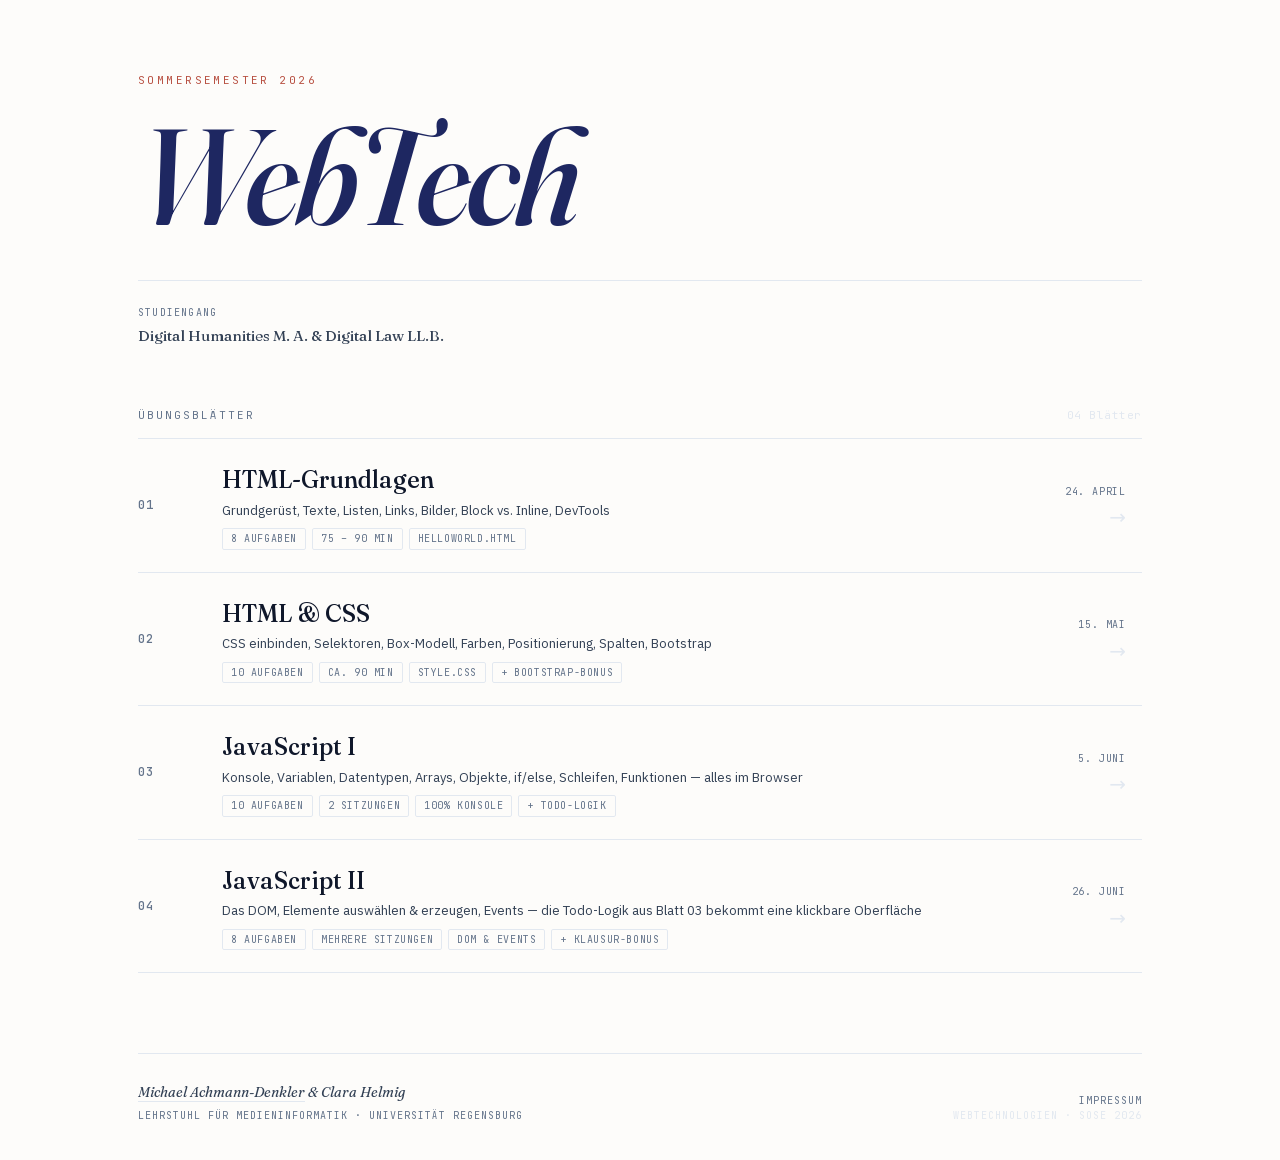
<file: index.html>
<!DOCTYPE html>
<html lang="de">
<head>
  <meta charset="UTF-8">
  <meta name="viewport" content="width=device-width, initial-scale=1.0">
  <title>Webtechnologien SoSe 2026 — Universität Regensburg</title>
  <link rel="stylesheet" href="assets/css/fonts.css">
  <link rel="stylesheet" href="assets/css/main.css">
  <style>
    /* ── Landing-page overrides & extensions ── */

    body {
      /* Remove the blatt-page radial gradients in favour of a cleaner base */
      background-image: none;
    }

    /* ── Hero ── */
    .hero {
      padding: 72px 0 60px;
      position: relative;
      overflow: hidden;
    }
    .hero > * { position: relative; z-index: 1; }

    .hero-eyebrow {
      font-family: var(--font-mono);
      font-size: 11px;
      letter-spacing: 0.22em;
      text-transform: uppercase;
      color: var(--accent);
      margin-bottom: 24px;
      opacity: 0;
      animation: fadeUp 0.55s ease forwards 0.05s;
    }

    .hero-title {
      font-family: var(--font-display);
      font-variation-settings: "opsz" 144, "wght" 500;
      font-style: italic;
      font-size: clamp(60px, 11.5vw, 136px);
      line-height: 0.93;
      color: var(--navy-ink);
      letter-spacing: -0.035em;
      margin: 0 0 40px;
      opacity: 0;
      animation: fadeUp 0.65s ease forwards 0.15s;
    }

    .hero-title em {
      font-style: normal;
      color: var(--accent);
      font-variation-settings: "opsz" 144, "wght" 300;
    }

    .hero-divider {
      width: 100%;
      height: 1px;
      background: var(--rule);
      margin-bottom: 24px;
      opacity: 0;
      animation: fadeUp 0.5s ease forwards 0.3s;
    }

    .hero-meta-row {
      display: flex;
      align-items: baseline;
      gap: 32px;
      flex-wrap: wrap;
      opacity: 0;
      animation: fadeUp 0.55s ease forwards 0.4s;
    }

    .hero-meta-item {
      display: flex;
      flex-direction: column;
      gap: 4px;
    }
    .hero-meta-key {
      font-family: var(--font-mono);
      font-size: 10px;
      letter-spacing: 0.12em;
      text-transform: uppercase;
      color: var(--muted);
    }
    .hero-meta-val {
      font-family: var(--font-display);
      font-variation-settings: "opsz" 14, "wght" 400;
      font-size: 15px;
      color: var(--ink-soft);
    }

    /* ── Floating code-fragment background ── */
    .bg-canvas {
      position: absolute;
      inset: 0;
      pointer-events: none;
      z-index: 0;
      overflow: hidden;
    }
    .frag {
      position: absolute;
      bottom: -20px;
      font-family: var(--font-mono);
      font-size: 11px;
      color: var(--navy);
      white-space: nowrap;
      animation: drift var(--dur, 18s) linear infinite;
      animation-delay: var(--delay, 0s);
      opacity: 0;
    }
    @keyframes drift {
      0%   { transform: translateY(0);    opacity: 0;    }
      8%   { opacity: 0.055; }
      85%  { opacity: 0.055; }
      100% { transform: translateY(-480px); opacity: 0; }
    }

    /* ── Section label ── */
    .section-header {
      display: flex;
      align-items: center;
      justify-content: space-between;
      padding-bottom: 14px;
      border-bottom: 1px solid var(--rule);
      margin-bottom: 0;
    }
    .section-label {
      font-family: var(--font-mono);
      font-size: 11px;
      letter-spacing: 0.18em;
      text-transform: uppercase;
      color: var(--muted);
    }
    .section-count {
      font-family: var(--font-mono);
      font-size: 11px;
      color: var(--rule);
      letter-spacing: 0.05em;
    }

    /* ── Sheet rows ── */
    .sheets {
      margin-bottom: 80px;
      opacity: 0;
      animation: fadeUp 0.65s ease forwards 0.55s;
    }

    .sheet-row {
      display: grid;
      grid-template-columns: 52px 1fr auto;
      align-items: center;
      gap: 0 32px;
      padding: 22px 16px 22px 0;
      border-bottom: 1px solid var(--rule);
      text-decoration: none;
      color: var(--ink);
      position: relative;
      overflow: hidden;
      cursor: pointer;
    }
    .sheet-row::after {
      content: '';
      position: absolute;
      inset: 0;
      background: var(--navy-ink);
      transform: scaleX(0);
      transform-origin: left;
      transition: transform 0.38s cubic-bezier(0.76, 0, 0.24, 1);
      z-index: 0;
    }
    .sheet-row:hover::after { transform: scaleX(1); }

    .row-num,
    .row-body,
    .row-end {
      position: relative;
      z-index: 1;
    }

    .row-num {
      font-family: var(--font-mono);
      font-size: 12px;
      font-weight: 500;
      color: var(--muted);
      transition: color 0.22s;
      letter-spacing: 0.05em;
    }
    .sheet-row:hover .row-num { color: var(--accent); }

    .row-title {
      font-family: var(--font-display);
      font-variation-settings: "opsz" 48, "wght" 500;
      font-size: clamp(18px, 2.2vw, 24px);
      color: var(--ink);
      transition: color 0.22s;
      margin-bottom: 3px;
    }
    .sheet-row:hover .row-title { color: white; }

    .row-desc {
      font-size: 13px;
      color: var(--ink-soft);
      transition: color 0.22s;
      line-height: 1.45;
    }
    .sheet-row:hover .row-desc { color: rgba(255,255,255,0.55); }

    .row-tags {
      display: flex;
      flex-wrap: wrap;
      gap: 6px;
      margin-top: 8px;
    }
    .row-tag {
      font-family: var(--font-mono);
      font-size: 10px;
      letter-spacing: 0.06em;
      text-transform: uppercase;
      padding: 2px 8px;
      border: 1px solid var(--rule);
      border-radius: 2px;
      color: var(--muted);
      transition: border-color 0.22s, color 0.22s;
    }
    .sheet-row:hover .row-tag {
      border-color: rgba(255,255,255,0.2);
      color: rgba(255,255,255,0.5);
    }

    .row-end {
      display: flex;
      flex-direction: column;
      align-items: flex-end;
      gap: 8px;
    }
    .row-arrow {
      font-size: 20px;
      color: var(--rule);
      transition: color 0.22s, transform 0.22s;
      line-height: 1;
    }
    .sheet-row:hover .row-arrow {
      color: white;
      transform: translate(4px, -2px);
    }
    .row-session {
      font-family: var(--font-mono);
      font-size: 10px;
      color: var(--muted);
      text-transform: uppercase;
      letter-spacing: 0.08em;
      transition: color 0.22s;
    }
    .sheet-row:hover .row-session { color: rgba(255,255,255,0.4); }

    /* Upcoming row */
    .sheet-row.upcoming {
      pointer-events: none;
      opacity: 0.38;
    }
    .sheet-row.upcoming::after { display: none; }
    .sheet-row.upcoming .row-arrow { color: var(--rule); }

    /* ── Site footer ── */
    .site-footer {
      padding: 28px 0 36px;
      border-top: 1px solid var(--rule);
      display: flex;
      justify-content: space-between;
      align-items: flex-end;
      gap: 20px;
      flex-wrap: wrap;
    }
    .footer-left {
      display: flex;
      flex-direction: column;
      gap: 4px;
    }
    .footer-instructors {
      font-family: var(--font-display);
      font-variation-settings: "opsz" 14, "wght" 400;
      font-size: 14px;
      font-style: italic;
      color: var(--ink-soft);
    }
    .footer-inst {
      font-family: var(--font-mono);
      font-size: 10px;
      color: var(--muted);
      text-transform: uppercase;
      letter-spacing: 0.1em;
    }
    .footer-right {
      font-family: var(--font-mono);
      font-size: 10px;
      color: var(--rule);
      text-transform: uppercase;
      letter-spacing: 0.1em;
      text-align: right;
    }

    /* ── Overrides for stage / header on this page ── */
    main.stage {
      align-items: flex-start;
      padding: 0;
    }
    .landing-content {
      width: 100%;
    }

    /* ── Animations ── */
    @keyframes fadeUp {
      from { opacity: 0; transform: translateY(14px); }
      to   { opacity: 1; transform: translateY(0);   }
    }

    /* ── Responsive ── */
    @media (max-width: 640px) {
      .hero { padding: 48px 0 40px; }
      .sheet-row { grid-template-columns: 40px 1fr auto; gap: 0 16px; }
      .hero-meta-row { gap: 20px; }
      .row-end { display: none; }
    }
  </style>
</head>
<body>

<div class="app">



  <!-- STAGE -->
  <main class="stage">
    <div class="landing-content">

      <!-- HERO -->
      <section class="hero">

        <div class="hero-eyebrow">Sommersemester 2026</div>

        <h1 class="hero-title">WebTech</h1>

        <div class="hero-divider"></div>

        <div class="hero-meta-row">
          <div class="hero-meta-item">
            <span class="hero-meta-key">Studiengang</span>
            <span class="hero-meta-val">Digital Humanities M. A. &amp; Digital Law LL.B.</span>
          </div>
        </div>

      </section>

      <!-- BLÄTTER LIST -->
      <div class="section-header">
        <span class="section-label">Übungsblätter</span>
        <span class="section-count">04 Blätter</span>
      </div>

      <div class="sheets">

        <a href="blatt1/" class="sheet-row">
          <span class="row-num">01</span>
          <div class="row-body">
            <div class="row-title">HTML-Grundlagen</div>
            <div class="row-desc">Grundgerüst, Texte, Listen, Links, Bilder, Block vs. Inline, DevTools</div>
            <div class="row-tags">
              <span class="row-tag">8 Aufgaben</span>
              <span class="row-tag">75 – 90 min</span>
              <span class="row-tag">HelloWorld.html</span>
            </div>
          </div>
          <div class="row-end">
            <span class="row-session">24. April</span>
            <span class="row-arrow">→</span>
          </div>
        </a>

        <a href="blatt2/" class="sheet-row">
          <span class="row-num">02</span>
          <div class="row-body">
            <div class="row-title">HTML &amp; CSS</div>
            <div class="row-desc">CSS einbinden, Selektoren, Box-Modell, Farben, Positionierung, Spalten, Bootstrap</div>
            <div class="row-tags">
              <span class="row-tag">10 Aufgaben</span>
              <span class="row-tag">ca. 90 min</span>
              <span class="row-tag">style.css</span>
              <span class="row-tag">+ Bootstrap-Bonus</span>
            </div>
          </div>
          <div class="row-end">
            <span class="row-session">15. Mai</span>
            <span class="row-arrow">→</span>
          </div>
        </a>

        <a href="blatt3/" class="sheet-row">
          <span class="row-num">03</span>
          <div class="row-body">
            <div class="row-title">JavaScript I</div>
            <div class="row-desc">Konsole, Variablen, Datentypen, Arrays, Objekte, if/else, Schleifen, Funktionen — alles im Browser</div>
            <div class="row-tags">
              <span class="row-tag">10 Aufgaben</span>
              <span class="row-tag">2 Sitzungen</span>
              <span class="row-tag">100% Konsole</span>
              <span class="row-tag">+ Todo-Logik</span>
            </div>
          </div>
          <div class="row-end">
            <span class="row-session">5. Juni</span>
            <span class="row-arrow">→</span>
          </div>
        </a>

        <a href="blatt4/" class="sheet-row">
          <span class="row-num">04</span>
          <div class="row-body">
            <div class="row-title">JavaScript II</div>
            <div class="row-desc">Das DOM, Elemente auswählen &amp; erzeugen, Events — die Todo-Logik aus Blatt 03 bekommt eine klickbare Oberfläche</div>
            <div class="row-tags">
              <span class="row-tag">8 Aufgaben</span>
              <span class="row-tag">mehrere Sitzungen</span>
              <span class="row-tag">DOM &amp; Events</span>
              <span class="row-tag">+ Klausur-Bonus</span>
            </div>
          </div>
          <div class="row-end">
            <span class="row-session">26. Juni</span>
            <span class="row-arrow">→</span>
          </div>
        </a>

      </div>

    </div>
  </main>

  <!-- FOOTER -->
  <footer class="site-footer">
    <div class="footer-left">
      <div class="footer-instructors">
        <a href="https://achmann.me" target="_blank" rel="noopener" style="color: inherit; text-decoration: none; border-bottom: 1px solid var(--rule);">Michael Achmann-Denkler</a>
        &amp; Clara Helmig
      </div>
      <div class="footer-inst">Lehrstuhl für Medieninformatik · Universität Regensburg</div>
    </div>
    <div class="footer-right">
      <a href="impressum.html" style="color: var(--muted); text-decoration: none; font-family: var(--font-mono); font-size: 10px; text-transform: uppercase; letter-spacing: 0.1em;">Impressum</a><br>
      <span style="color: var(--rule);">Webtechnologien · SoSe 2026</span>
    </div>
  </footer>

</div>

<script>
(function () {
  'use strict';

  // Floating code fragments in the hero background
  const FRAGMENTS = [
    '&lt;html&gt;', '&lt;body&gt;', '&lt;div&gt;', '&lt;section&gt;', '&lt;header&gt;',
    '&lt;/div&gt;', '&lt;a href=""&gt;', '&lt;img src=""&gt;', '&lt;p&gt;', '&lt;h1&gt;',
    'display: flex;', 'color: #1E3A8A;', 'font-size: 2rem;', 'margin: 0 auto;',
    'border-radius: 4px;', 'grid-template-columns:', 'position: relative;',
    'transition: all 0.2s;', 'background: white;', 'padding: 16px 24px;',
    'const el =', 'document.querySelector(', 'addEventListener(', 'classList.toggle(',
    'fetch(url)', '.then(res =&gt;', 'async function', 'return data;',
    ':root {', '@media (max-width:', 'transform: translateY(', 'opacity: 0;',
    'box-shadow:', 'letter-spacing:', 'font-family:', 'var(--navy)',
  ];

  const canvas = document.getElementById('bg-canvas');
  if (!canvas) return;

  const heroHeight = canvas.parentElement.offsetHeight || 400;

  FRAGMENTS.forEach((text, i) => {
    const span = document.createElement('span');
    span.className = 'frag';
    span.innerHTML = text;
    const left = 4 + Math.random() * 88;
    const dur  = 14 + Math.random() * 16;
    const delay = -Math.random() * dur; // start at random phase
    span.style.setProperty('--dur',   dur  + 's');
    span.style.setProperty('--delay', delay + 's');
    span.style.left = left + '%';
    canvas.appendChild(span);
  });
})();
</script>

</body>
</html>
</file>
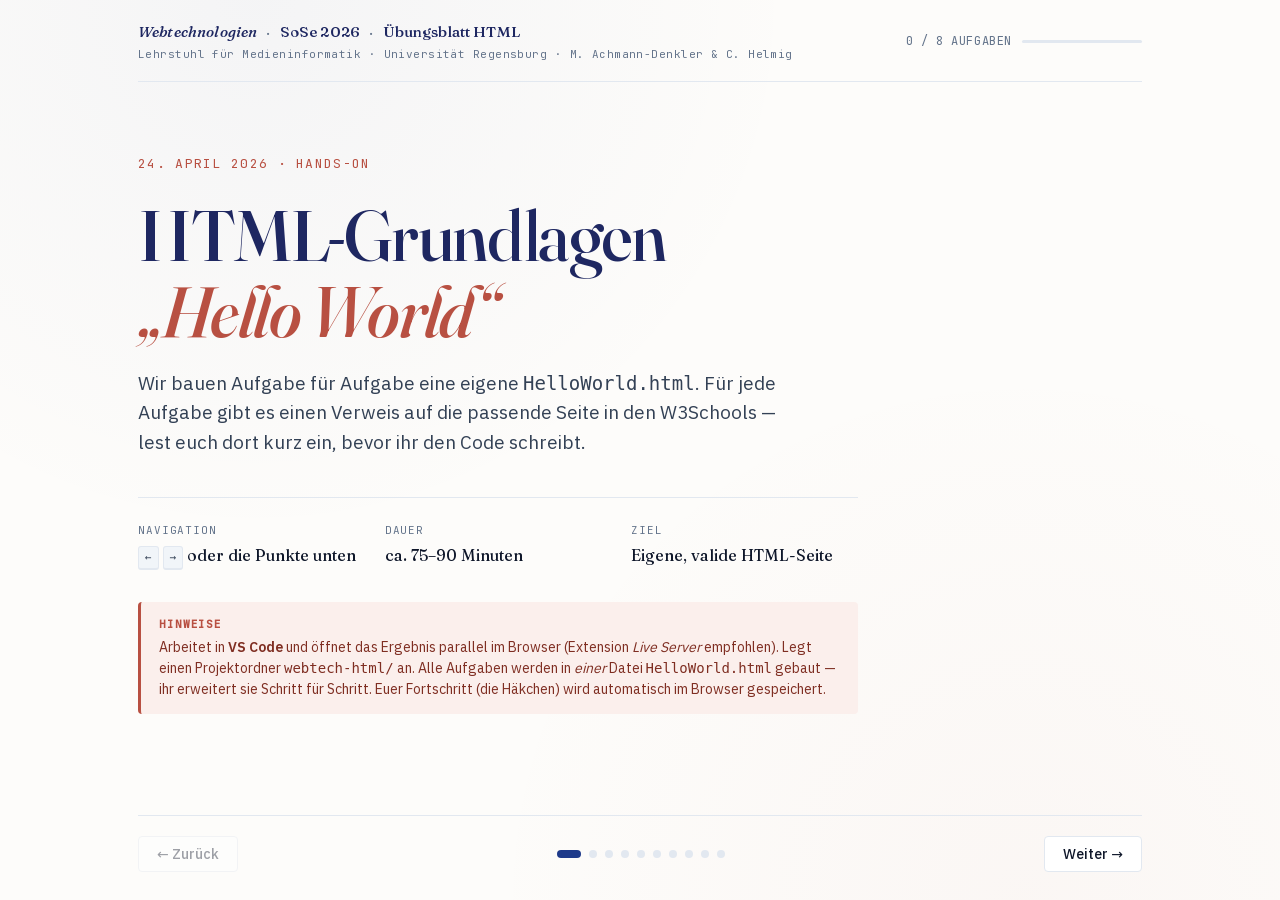
<file: blatt1/index.html>
<!DOCTYPE html>
<html lang="de">
<head>
  <meta charset="UTF-8">
  <meta name="viewport" content="width=device-width, initial-scale=1.0">
  <title>Webtechnologien — Übungsblatt HTML</title>
  <link rel="stylesheet" href="../assets/css/fonts.css">
  <link rel="stylesheet" href="../assets/css/main.css">
</head>
<body data-storage-key="webtech-html-ub-progress-v1">

<div class="app">

  <!-- HEADER -->
  <header class="top">
    <div class="brand-group">
      <a href="../" class="brand">
        <span class="course">Webtechnologien</span>
        <span class="sep">·</span>
        <span>SoSe 2026</span>
        <span class="sep">·</span>
        <span>Übungsblatt HTML</span>
      </a>
      <span class="brand-sub">Lehrstuhl für Medieninformatik · Universität Regensburg · M. Achmann-Denkler &amp; C. Helmig</span>
    </div>
    <div class="progress-readout">
      <span id="progress-text">0 / 0 Aufgaben</span>
      <div class="progress-bar"><div class="progress-fill" id="progress-fill"></div></div>
    </div>
  </header>

  <!-- STAGE -->
  <main class="stage">

    <!-- SLIDE 0: TITLE -->
    <section class="slide title-slide active" data-slide="0" data-title="Übersicht">
      <div class="kicker">24. April 2026 · Hands-on</div>
      <h1>HTML-Grundlagen<br><em>„Hello World“</em></h1>
      <p class="lede">Wir bauen Aufgabe für Aufgabe eine eigene <code>HelloWorld.html</code>. Für jede Aufgabe gibt es einen Verweis auf die passende Seite in den W3Schools — lest euch dort kurz ein, bevor ihr den Code schreibt.</p>

      <div class="title-meta">
        <div class="meta-item">
          <div class="meta-key">Navigation</div>
          <div class="meta-val"><span class="keyhint">←</span> <span class="keyhint">→</span> oder die Punkte unten</div>
        </div>
        <div class="meta-item">
          <div class="meta-key">Dauer</div>
          <div class="meta-val">ca. 75–90 Minuten</div>
        </div>
        <div class="meta-item">
          <div class="meta-key">Ziel</div>
          <div class="meta-val">Eigene, valide HTML-Seite</div>
        </div>
      </div>

      <div class="callout hint" style="margin-top: 32px; max-width: 720px;">
        <span class="callout-label">Hinweise</span>
        Arbeitet in <strong>VS Code</strong> und öffnet das Ergebnis parallel im Browser (Extension <em>Live Server</em> empfohlen). Legt einen Projektordner <code>webtech-html/</code> an. Alle Aufgaben werden in <em>einer</em> Datei <code>HelloWorld.html</code> gebaut — ihr erweitert sie Schritt für Schritt. Euer Fortschritt (die Häkchen) wird automatisch im Browser gespeichert.
      </div>
    </section>

    <!-- SLIDE 1: TASK A -->
    <section class="slide" data-slide="1" data-title="A · Setup">
      <div class="eyebrow">Aufgabe A</div>
      <div class="task-letter">A</div>
      <h1 class="slide-title">Grundgerüst einer HTML-Seite</h1>
      <p class="subtitle">Projektordner, DOCTYPE, <code>&lt;head&gt;</code> und <code>&lt;body&gt;</code>.</p>

      <div class="slide-body">
        <div class="refs">
          <span class="refs-label">W3Schools</span>
          <a href="https://www.w3schools.com/html/html_basic.asp" target="_blank" rel="noopener">HTML Basic</a>
          <a href="https://www.w3schools.com/html/html_intro.asp" target="_blank" rel="noopener">HTML Introduction</a>
        </div>

        <ol class="tasks" data-task="A">
          <li>
            <input type="checkbox" class="task-check" id="A-a">
            <label for="A-a" class="task-label">a)</label>
            <span class="task-content">Legt einen Projektordner <code>webtech-html/</code> an und darin die Datei <code>HelloWorld.html</code>.</span>
          </li>
          <li>
            <input type="checkbox" class="task-check" id="A-b">
            <label for="A-b" class="task-label">b)</label>
            <span class="task-content">Baut das minimale HTML5-Grundgerüst auf:</span>
<div class="code-wrap">
<button class="copy-btn" type="button">copy</button>
<pre>&lt;!DOCTYPE html&gt;
&lt;html lang="de"&gt;
  &lt;head&gt;
    &lt;meta charset="utf-8"&gt;
    &lt;title&gt;Hello World&lt;/title&gt;
  &lt;/head&gt;
  &lt;body&gt;
    &lt;!-- Hier entsteht unser Inhalt --&gt;
  &lt;/body&gt;
&lt;/html&gt;</pre>
</div>
          </li>
          <li>
            <input type="checkbox" class="task-check" id="A-c">
            <label for="A-c" class="task-label">c)</label>
            <span class="task-content">Öffnet die Datei im Browser. Der Tab-Titel sollte „Hello World“ sein — der sichtbare Inhalt ist noch leer. <strong>Warum?</strong></span>
          </li>
          <li>
            <input type="checkbox" class="task-check" id="A-d">
            <label for="A-d" class="task-label">d)</label>
            <span class="task-content">Ergänzt im <code>&lt;head&gt;</code> ein <code>&lt;meta name="author" content="EUER NAME"&gt;</code>. Prüft in den DevTools (Rechtsklick → <em>Untersuchen</em>), ob das Tag korrekt im DOM erscheint.</span>
          </li>
        </ol>

        <div class="callout reflect">
          <span class="callout-label">Mini-Reflexion</span>
          Notiert in einem HTML-Kommentar (<code>&lt;!-- ... --&gt;</code>) im <code>&lt;body&gt;</code>, welche Aufgaben <code>&lt;head&gt;</code> und <code>&lt;body&gt;</code> jeweils übernehmen.
        </div>
      </div>
    </section>

    <!-- SLIDE 2: TASK B -->
    <section class="slide" data-slide="2" data-title="B · Text">
      <div class="eyebrow">Aufgabe B</div>
      <div class="task-letter">B</div>
      <h1 class="slide-title">Überschriften, Absätze &amp; Textauszeichnung</h1>
      <p class="subtitle">Hierarchie, Semantik und erste Formatierung.</p>

      <div class="slide-body">
        <div class="refs">
          <span class="refs-label">W3Schools</span>
          <a href="https://www.w3schools.com/html/html_headings.asp" target="_blank" rel="noopener">Headings</a>
          <a href="https://www.w3schools.com/html/html_paragraphs.asp" target="_blank" rel="noopener">Paragraphs</a>
          <a href="https://www.w3schools.com/html/html_formatting.asp" target="_blank" rel="noopener">Formatting</a>
        </div>

        <ol class="tasks" data-task="B">
          <li>
            <input type="checkbox" class="task-check" id="B-a">
            <label for="B-a" class="task-label">a)</label>
            <span class="task-content">Erstellt eine Überschrift erster Ordnung <code>&lt;h1&gt;</code> mit dem Text „Mein erstes Web-Dokument“.</span>
          </li>
          <li>
            <input type="checkbox" class="task-check" id="B-b">
            <label for="B-b" class="task-label">b)</label>
            <span class="task-content">Ergänzt darunter drei Absätze (<code>&lt;p&gt;</code>) über euch: Name, Studiengang, Lieblings-Webseite.</span>
          </li>
          <li>
            <input type="checkbox" class="task-check" id="B-c">
            <label for="B-c" class="task-label">c)</label>
            <span class="task-content">Probiert die Hierarchie aus: Fügt eine <code>&lt;h2&gt;</code> „Über mich“ und eine <code>&lt;h3&gt;</code> „Interessen“ ein. <strong>Wie verändert sich die Darstellung?</strong></span>
          </li>
          <li>
            <input type="checkbox" class="task-check" id="B-d">
            <label for="B-d" class="task-label">d)</label>
            <span class="task-content">Hebt im Fließtext einzelne Wörter hervor — einmal mit <code>&lt;strong&gt;</code>, einmal mit <code>&lt;em&gt;</code>. Schaut euch im Browser an, wie sich die Defaults unterscheiden.</span>
          </li>
        </ol>

        <div class="callout hint">
          <span class="callout-label">Zur Diskussion</span>
          Die Tags <code>&lt;b&gt;</code> und <code>&lt;strong&gt;</code> sehen optisch identisch aus. Warum gibt es trotzdem beide? <em>(Stichwort: strukturelles vs. semantisches Markup, vgl. Vorlesung.)</em>
        </div>
      </div>
    </section>

    <!-- SLIDE 3: TASK C -->
    <section class="slide" data-slide="3" data-title="C · Listen">
      <div class="eyebrow">Aufgabe C</div>
      <div class="task-letter">C</div>
      <h1 class="slide-title">Listen</h1>
      <p class="subtitle">Geordnet, ungeordnet und verschachtelt.</p>

      <div class="slide-body">
        <div class="refs">
          <span class="refs-label">W3Schools</span>
          <a href="https://www.w3schools.com/html/html_lists.asp" target="_blank" rel="noopener">HTML Lists</a>
        </div>

        <ol class="tasks" data-task="C">
          <li>
            <input type="checkbox" class="task-check" id="C-a">
            <label for="C-a" class="task-label">a)</label>
            <span class="task-content">Baut unter der Überschrift „Interessen“ eine <strong>ungeordnete</strong> Liste (<code>&lt;ul&gt;</code>) mit mindestens drei Einträgen (<code>&lt;li&gt;</code>).</span>
          </li>
          <li>
            <input type="checkbox" class="task-check" id="C-b">
            <label for="C-b" class="task-label">b)</label>
            <span class="task-content">Ergänzt darunter eine <strong>geordnete</strong> Liste (<code>&lt;ol&gt;</code>) mit drei Punkten „Was ich diese Woche lerne“.</span>
          </li>
          <li>
            <input type="checkbox" class="task-check" id="C-c">
            <label for="C-c" class="task-label">c)</label>
            <span class="task-content"><strong>Bonus:</strong> Schachtelt eine weitere Liste <em>innerhalb</em> eines <code>&lt;li&gt;</code>-Elements. Was müsst ihr beachten, damit die Verschachtelung valide ist?</span>
          </li>
        </ol>
      </div>
    </section>

    <!-- SLIDE 4: TASK D -->
    <section class="slide" data-slide="4" data-title="D · Links">
      <div class="eyebrow">Aufgabe D</div>
      <div class="task-letter">D</div>
      <h1 class="slide-title">Links — absolut, relativ, Anker</h1>
      <p class="subtitle">Der Kern des HyperText: Dokumente untereinander vernetzen.</p>

      <div class="slide-body">
        <div class="refs">
          <span class="refs-label">W3Schools</span>
          <a href="https://www.w3schools.com/html/html_links.asp" target="_blank" rel="noopener">HTML Links</a>
          <a href="https://www.w3schools.com/html/html_links_bookmarks.asp" target="_blank" rel="noopener">Bookmarks</a>
        </div>

        <ol class="tasks" data-task="D">
          <li>
            <input type="checkbox" class="task-check" id="D-a">
            <label for="D-a" class="task-label">a)</label>
            <span class="task-content"><strong>Absoluter Link:</strong> Verlinkt zur Universität (<code>https://www.uni-regensburg.de</code>) mit einem <code>&lt;a&gt;</code>-Tag. Ergänzt <code>target="_blank"</code>, damit der Link in einem neuen Tab öffnet.</span>
          </li>
          <li>
            <input type="checkbox" class="task-check" id="D-b">
            <label for="D-b" class="task-label">b)</label>
            <span class="task-content"><strong>Relativer Link:</strong> Legt eine zweite Datei <code>about.html</code> im gleichen Ordner an (minimales Grundgerüst aus A genügt). Verlinkt von <code>HelloWorld.html</code> dorthin <em>ohne</em> die vollständige URL — nur mit dem Dateinamen.</span>
          </li>
          <li>
            <input type="checkbox" class="task-check" id="D-c">
            <label for="D-c" class="task-label">c)</label>
            <span class="task-content"><strong>Anker:</strong>
              <ul>
                <li>Gebt eurer <code>&lt;h2&gt;</code> „Über mich“ ein Attribut <code>id="about"</code>.</li>
                <li>Fügt ganz oben im Dokument einen Link <code>&lt;a href="#about"&gt;Zu mir springen&lt;/a&gt;</code> ein.</li>
                <li>Testet das Sprungverhalten im Browser.</li>
              </ul>
            </span>
          </li>
          <li>
            <input type="checkbox" class="task-check" id="D-d">
            <label for="D-d" class="task-label">d)</label>
            <span class="task-content"><strong>Kombination:</strong> Verlinkt von <code>about.html</code> zurück nach <code>HelloWorld.html#about</code> — also mit <em>Dateiname und Anker</em>.</span>
          </li>
        </ol>

        <div class="callout hint">
          <span class="callout-label">Hinweis</span>
          Die Tabelle relativer Pfade aus der Vorlesung (<em>same folder, child folder, parent folder</em>…) hilft bei Teilaufgabe b) und d). Zur Not: <code>../</code> bedeutet „eine Ebene höher“.
        </div>
      </div>
    </section>

    <!-- SLIDE 5: TASK E -->
    <section class="slide" data-slide="5" data-title="E · Bilder">
      <div class="eyebrow">Aufgabe E</div>
      <div class="task-letter">E</div>
      <h1 class="slide-title">Bilder einbauen</h1>
      <p class="subtitle">Medien, Pfade und Accessibility.</p>

      <div class="slide-body">
        <div class="refs">
          <span class="refs-label">W3Schools</span>
          <a href="https://www.w3schools.com/html/html_images.asp" target="_blank" rel="noopener">HTML Images</a>
        </div>

        <ol class="tasks" data-task="E">
          <li>
            <input type="checkbox" class="task-check" id="E-a">
            <label for="E-a" class="task-label">a)</label>
            <span class="task-content">Legt einen Unterordner <code>img/</code> an und speichert dort ein beliebiges Bild (z.&nbsp;B. <code>katze.jpg</code>). Achtet auf die Dateiendung.</span>
          </li>
          <li>
            <input type="checkbox" class="task-check" id="E-b">
            <label for="E-b" class="task-label">b)</label>
            <span class="task-content">Bindet das Bild im Abschnitt „Interessen“ ein:</span>
<div class="code-wrap">
<button class="copy-btn" type="button">copy</button>
<pre>&lt;img src="img/katze.jpg" alt="Eine schlafende Katze" width="300"&gt;</pre>
</div>
          </li>
          <li>
            <input type="checkbox" class="task-check" id="E-c">
            <label for="E-c" class="task-label">c)</label>
            <span class="task-content"><strong>Fehlersuche:</strong> Ändert den <code>src</code>-Pfad absichtlich auf einen nicht existierenden Dateinamen. <strong>Was zeigt der Browser an?</strong> Warum ist das <code>alt</code>-Attribut jetzt sichtbar? (Stichwort: Accessibility, Screen Reader.)</span>
          </li>
          <li>
            <input type="checkbox" class="task-check" id="E-d">
            <label for="E-d" class="task-label">d)</label>
            <span class="task-content">Bindet zusätzlich ein Bild über eine <strong>absolute URL</strong> ein (z.&nbsp;B. das Uni-Logo von der Uni-Website). Diskutiert kurz: <em>Wann ist welche Variante sinnvoll?</em></span>
          </li>
        </ol>
      </div>
    </section>

    <!-- SLIDE 6: TASK F -->
    <section class="slide" data-slide="6" data-title="F · Block &amp; Inline">
      <div class="eyebrow">Aufgabe F</div>
      <div class="task-letter">F</div>
      <h1 class="slide-title">Block vs. Inline &amp; semantische Elemente</h1>
      <p class="subtitle">Struktur für CSS — und für Menschen, die Screen Reader nutzen.</p>

      <div class="slide-body">
        <div class="refs">
          <span class="refs-label">W3Schools</span>
          <a href="https://www.w3schools.com/html/html_blocks.asp" target="_blank" rel="noopener">Block &amp; Inline</a>
          <a href="https://www.w3schools.com/html/html5_semantic_elements.asp" target="_blank" rel="noopener">Semantic Elements</a>
        </div>

        <ol class="tasks" data-task="F">
          <li>
            <input type="checkbox" class="task-check" id="F-a">
            <label for="F-a" class="task-label">a)</label>
            <span class="task-content">Umschließt die Bereiche „Über mich“ und „Interessen“ jeweils mit einem <code>&lt;section&gt;</code>-Tag. <strong>Ändert sich die Darstellung?</strong> (Ohne CSS: nein — die Struktur wird aber semantisch klarer.)</span>
          </li>
          <li>
            <input type="checkbox" class="task-check" id="F-b">
            <label for="F-b" class="task-label">b)</label>
            <span class="task-content">Ergänzt ganz oben im <code>&lt;body&gt;</code> ein <code>&lt;header&gt;</code> mit der <code>&lt;h1&gt;</code>, und ganz unten ein <code>&lt;footer&gt;</code> mit einem kurzen Copyright-Hinweis.</span>
          </li>
          <li>
            <input type="checkbox" class="task-check" id="F-c">
            <label for="F-c" class="task-label">c)</label>
            <span class="task-content">Vergleicht <code>&lt;div&gt;</code> und <code>&lt;span&gt;</code>:
              <ul>
                <li>Umschließt einen ganzen Absatz mit <code>&lt;div style="background: #eee"&gt;</code>.</li>
                <li>Umschließt <em>ein einzelnes Wort</em> in einem Absatz mit <code>&lt;span style="background: yellow"&gt;</code>.</li>
              </ul>
              Erklärt in eigenen Worten den Unterschied zwischen <strong>Block-</strong> und <strong>Inline</strong>-Elementen.
            </span>
          </li>
        </ol>

        <div class="callout reflect">
          <span class="callout-label">Hinweis</span>
          Das inline-Styling (<code>style="..."</code>) ist hier nur ein Hilfsmittel zum Sichtbarmachen. Nächste Woche lagern wir Gestaltung systematisch in CSS aus.
        </div>
      </div>
    </section>

    <!-- SLIDE 7: TASK G -->
    <section class="slide" data-slide="7" data-title="G · DevTools">
      <div class="eyebrow">Aufgabe G</div>
      <div class="task-letter">G</div>
      <h1 class="slide-title">DevTools &amp; DOM-Inspektion</h1>
      <p class="subtitle">Die Baumstruktur aus der Vorlesung am eigenen Dokument nachvollziehen.</p>

      <div class="slide-body">
        <ol class="tasks" data-task="G">
          <li>
            <input type="checkbox" class="task-check" id="G-a">
            <label for="G-a" class="task-label">a)</label>
            <span class="task-content">Öffnet <code>HelloWorld.html</code> im Browser. Rechtsklick auf die <code>&lt;h1&gt;</code> → <em>Untersuchen</em>. Die Entwicklertools öffnen sich mit dem <code>Elements</code>-Tab.</span>
          </li>
          <li>
            <input type="checkbox" class="task-check" id="G-b">
            <label for="G-b" class="task-label">b)</label>
            <span class="task-content">Klappt den Baum auf und navigiert von <code>&lt;html&gt;</code> über <code>&lt;body&gt;</code> bis zu einem <code>&lt;li&gt;</code>-Element. Zeichnet den Pfad auf einem Notizzettel als Baum.</span>
          </li>
          <li>
            <input type="checkbox" class="task-check" id="G-c">
            <label for="G-c" class="task-label">c)</label>
            <span class="task-content">Klickt doppelt auf den Textinhalt einer Überschrift und verändert ihn direkt im Browser. <strong>Warum ist die Änderung nach dem Neuladen wieder verschwunden?</strong></span>
          </li>
          <li>
            <input type="checkbox" class="task-check" id="G-d">
            <label for="G-d" class="task-label">d)</label>
            <span class="task-content">Wechselt in den <code>Console</code>-Tab und gebt ein:</span>
<div class="code-wrap">
<button class="copy-btn" type="button">copy</button>
<pre>document.querySelectorAll("li").length</pre>
</div>
<span class="task-content">Was gibt der Browser zurück? Vergleicht mit der Anzahl eurer <code>&lt;li&gt;</code>-Tags.</span>
          </li>
        </ol>
      </div>
    </section>

    <!-- SLIDE 8: TASK H -->
    <section class="slide" data-slide="8" data-title="H · Output vorhersagen">
      <div class="eyebrow">Aufgabe H</div>
      <div class="task-letter">H</div>
      <h1 class="slide-title">Output vorhersagen</h1>
      <p class="subtitle">Notiert eure Vermutung <em>vor</em> dem Ausführen — und vergleicht dann.</p>

      <div class="slide-body">
<div class="code-wrap">
<button class="copy-btn" type="button">copy</button>
<pre>&lt;body&gt;
  &lt;p&gt;Erster Absatz &lt;strong&gt;wichtig&lt;/strong&gt; Ende.&lt;/p&gt;
  &lt;div&gt;
    &lt;h2&gt;Titel&lt;/h2&gt;
    &lt;span&gt;Inline-Text&lt;/span&gt;
    &lt;p&gt;Zweiter Absatz&lt;/p&gt;
  &lt;/div&gt;
  &lt;a href="#top"&gt;Nach oben&lt;/a&gt;
&lt;/body&gt;</pre>
</div>

        <ol class="tasks" data-task="H">
          <li>
            <input type="checkbox" class="task-check" id="H-a">
            <label for="H-a" class="task-label">a)</label>
            <span class="task-content">Welche Elemente stehen in eigenen Zeilen (Block), welche nebeneinander (Inline)?</span>
          </li>
          <li>
            <input type="checkbox" class="task-check" id="H-b">
            <label for="H-b" class="task-label">b)</label>
            <span class="task-content">Was passiert beim Klick auf „Nach oben“, wenn <strong>kein</strong> Element die <code>id="top"</code> trägt?</span>
          </li>
          <li>
            <input type="checkbox" class="task-check" id="H-c">
            <label for="H-c" class="task-label">c)</label>
            <span class="task-content">Zeichnet den zugehörigen DOM-Baum schematisch (vgl. Folie zur DOM-Darstellung).</span>
          </li>
        </ol>
      </div>
    </section>

    <!-- SLIDE 9: END -->
    <section class="slide end-slide" data-slide="9" data-title="Geschafft">
      <div class="eyebrow">Ziel der Sitzung</div>
      <h1 class="slide-title">Was ihr jetzt könnt</h1>
      <p class="subtitle">Basis für die kommende CSS-Sitzung.</p>

      <div class="end-grid">
        <div class="end-card">
          <div class="check">✓</div>
          <p>Ein valides HTML5-Dokument von Grund auf aufbauen.</p>
        </div>
        <div class="end-card">
          <div class="check">✓</div>
          <p>Die wichtigsten Elemente — Überschriften, Absätze, Listen, Links, Bilder — gezielt einsetzen.</p>
        </div>
        <div class="end-card">
          <div class="check">✓</div>
          <p>Block- und Inline-Elemente sowie einfache semantische Tags unterscheiden.</p>
        </div>
        <div class="end-card">
          <div class="check">✓</div>
          <p>Den DOM-Baum eures Dokuments in den DevTools nachvollziehen.</p>
        </div>
      </div>

      <div class="callout hint" style="margin-top: 32px;">
        <span class="callout-label">Nächste Sitzung</span>
        Wir nehmen genau diese <code>HelloWorld.html</code> und geben ihr mit <strong>CSS</strong> Form, Farbe und Layout.
      </div>

      <div style="margin-top: 32px;">
        <button class="reset-link" id="reset-btn">Fortschritt zurücksetzen</button>
      </div>
    </section>

  </main>

  <!-- FOOTER NAV -->
  <footer class="nav">
    <button class="nav-btn" id="prev-btn">← Zurück</button>
    <div class="dots" id="dots"></div>
    <button class="nav-btn" id="next-btn">Weiter →</button>
  </footer>

</div>

<script src="../assets/js/main.js"></script>

</body>
</html>
</file>
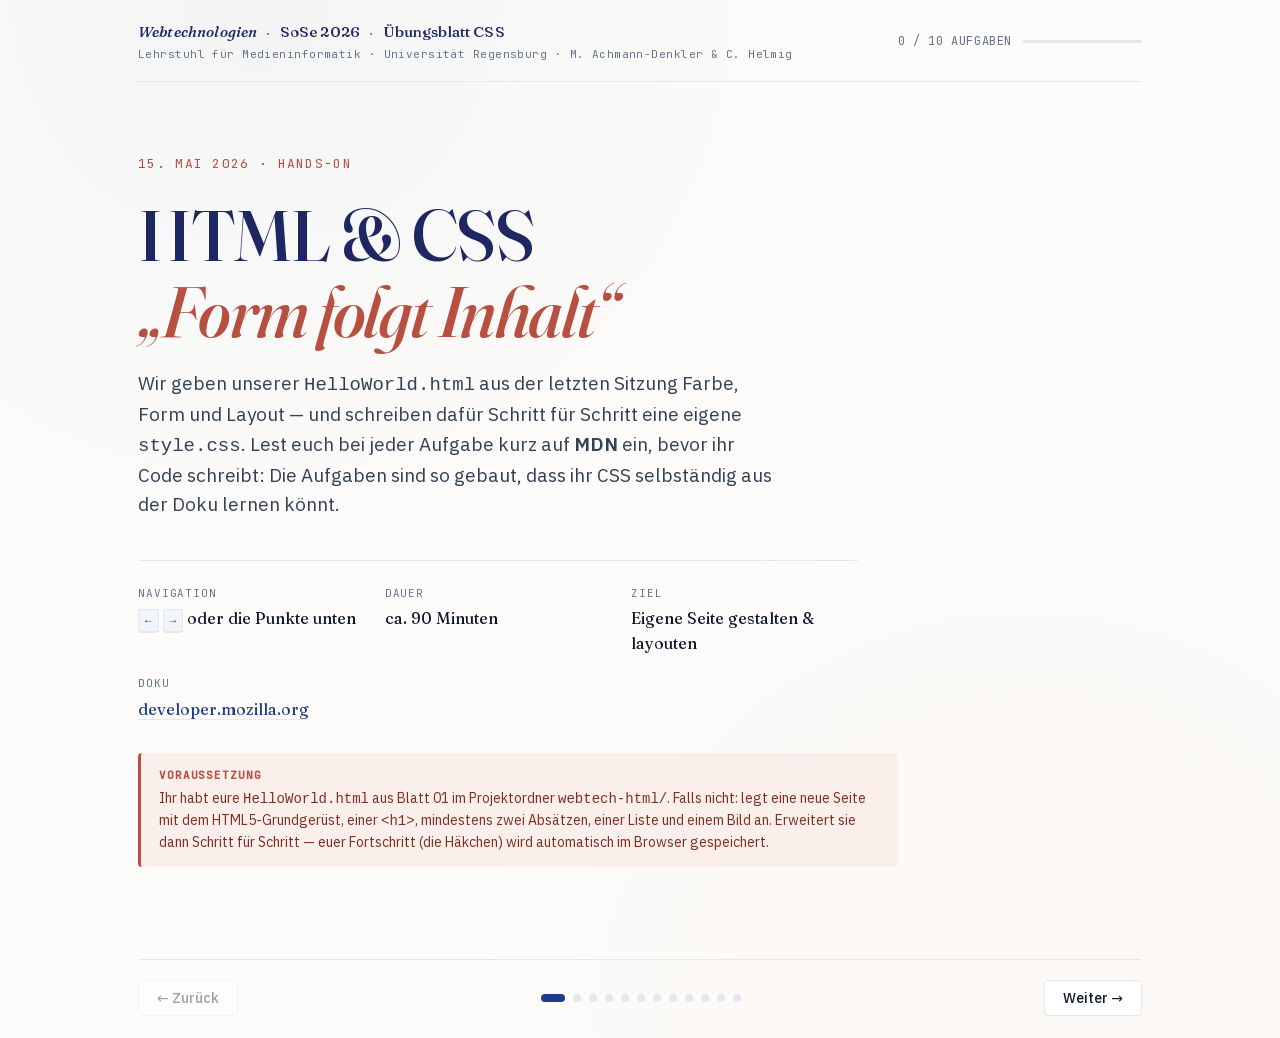
<file: blatt2/index.html>
<!DOCTYPE html>
<html lang="de">
<head>
  <meta charset="UTF-8">
  <meta name="viewport" content="width=device-width, initial-scale=1.0">
  <title>Webtechnologien — Übungsblatt CSS</title>
  <link rel="stylesheet" href="../assets/css/fonts.css">
  <link rel="stylesheet" href="../assets/css/main.css">
  <style>
    /* ── In-slide demo styles (namespaced .demo-* so they don't leak) ── */

    /* C — Selektoren: .highlight */
    .demo-c-highlight {
      background-color: #FFF3B0;
      padding: 8px 12px;
      font-style: italic;
      margin: 0;
    }

    /* D — Farben: Swatches */
    .demo-d-row {
      display: flex;
      flex-wrap: wrap;
      gap: 10px;
    }
    .demo-d-swatch {
      flex: 1 1 140px;
      padding: 18px 14px;
      font-family: var(--font-mono);
      font-size: 12px;
      color: white;
      text-align: center;
      border-radius: 3px;
      border: 1px solid rgba(0,0,0,0.08);
    }
    .demo-d-transparency {
      margin-top: 14px;
      padding: 14px 16px;
      background-color: rgba(184, 80, 66, 0.15);
      border: 1px solid rgba(184, 80, 66, 0.3);
      border-radius: 3px;
      color: var(--ink);
      font-size: 14px;
    }

    /* E — Box-Modell: layered diagram */
    .demo-e-stack {
      display: inline-block;
      background: rgba(184, 80, 66, 0.12);
      padding: 18px;
      font-family: var(--font-mono);
      font-size: 10px;
      letter-spacing: 0.08em;
      text-transform: uppercase;
      color: #B85042;
    }
    .demo-e-stack-label { display: block; margin-bottom: 6px; }
    .demo-e-border-layer {
      border: 6px solid #B85042;
      background: rgba(4, 120, 87, 0.12);
      padding: 14px;
      color: #047857;
    }
    .demo-e-padding-layer {
      background: rgba(30, 58, 138, 0.10);
      padding: 18px;
      color: #1E3A8A;
    }
    .demo-e-content-layer {
      background: white;
      padding: 16px 22px;
      color: var(--ink);
      font-family: var(--font-body);
      font-size: 14px;
      letter-spacing: normal;
      text-transform: none;
    }
    /* Rendered .highlight box after E-a */
    .demo-e-highlight {
      background-color: #FFF3B0;
      border: 1px solid #B85042;
      padding: 12px 16px;
      margin: 0 0 24px;
      font-style: italic;
    }
    .demo-e-after {
      font-family: var(--font-mono);
      font-size: 11px;
      color: var(--muted);
      margin: 0;
    }

    /* F / G — Boxen aus dem Live-Coding-Beispiel */
    .demo-fg-container {
      width: 100%;
      max-width: 500px;
      padding: 5px;
      background-color: white;
      border: 1px solid var(--rule);
    }
    .demo-fg-container::after {
      content: "";
      display: block;
      clear: both;
    }
    .demo-fg-box {
      width: 80px;
      height: 80px;
      margin: 16px;
      border: solid 1px #000;
      box-sizing: content-box;
    }
    .demo-fg-green  { background-color: #4ADE80; }
    .demo-fg-blue   { background-color: #2563EB; }
    .demo-fg-yellow { background-color: #FACC15; }
    .demo-fg-red    { background-color: #EF4444; }

    /* G — relative-shift demo */
    .demo-g-container { position: relative; }
    .demo-g-blue-shifted {
      position: relative;
      left: 50px;
    }

    /* H — Spalten */
    .demo-h-row {
      width: 100%;
      background: white;
      padding: 0;
    }
    .demo-h-row::after {
      content: "";
      display: block;
      clear: both;
    }
    .demo-h-column {
      float: left;
      width: 29%;
      margin: 1%;
      padding: 1%;
      background-color: #1E2761;
      color: white;
      text-align: justify;
      line-height: 1.45;
      box-sizing: border-box;
    }
    .demo-h-column h3 {
      margin: 0 0 6px;
      color: white;
      font-family: var(--font-display);
      font-weight: 500;
      font-size: 14px;
      text-align: center;
      border-bottom: 1px solid rgba(255,255,255,0.2);
      padding-bottom: 6px;
    }
    .demo-h-column p {
      margin: 0;
      font-size: 12px;
      color: rgba(255,255,255,0.85);
    }

    /* J — Bootstrap-Vorschau (gemockt, ohne CDN-Last) */
    .demo-bs {
      font-family: system-ui, -apple-system, "Segoe UI", Roboto, sans-serif;
      color: #212529;
      background: white;
      padding: 16px;
      border-radius: 4px;
    }
    .demo-bs-h1 {
      font-size: 22px;
      font-weight: 500;
      text-align: center;
      color: #0d6efd;
      margin: 8px 0 18px;
    }
    .demo-bs-alert {
      padding: 12px 16px;
      margin-bottom: 16px;
      border: 1px solid #b6d4fe;
      border-radius: 4px;
      background-color: #cfe2ff;
      color: #084298;
      font-size: 14px;
    }
    .demo-bs-row {
      display: flex;
      gap: 0;
      margin: 0 -8px 16px;
      flex-wrap: wrap;
    }
    .demo-bs-col {
      flex: 0 0 33.333%;
      padding: 0 8px;
      box-sizing: border-box;
    }
    .demo-bs-card {
      background: #f8f9fa;
      border: 1px solid #dee2e6;
      border-radius: 4px;
      padding: 12px;
      font-size: 13px;
      text-align: center;
      color: #495057;
    }
    .demo-bs-btn {
      display: inline-block;
      padding: 8px 18px;
      background: #0d6efd;
      color: white;
      font-size: 14px;
      border: 1px solid #0d6efd;
      border-radius: 4px;
      font-family: inherit;
    }
    @media (max-width: 540px) {
      .demo-bs-col { flex: 0 0 100%; margin-bottom: 8px; }
    }
  </style>
</head>
<body data-storage-key="webtech-css-ub-progress-v1">

<div class="app">

  <!-- HEADER -->
  <header class="top">
    <div class="brand-group">
      <a href="../" class="brand">
        <span class="course">Webtechnologien</span>
        <span class="sep">·</span>
        <span>SoSe 2026</span>
        <span class="sep">·</span>
        <span>Übungsblatt CSS</span>
      </a>
      <span class="brand-sub">Lehrstuhl für Medieninformatik · Universität Regensburg · M. Achmann-Denkler &amp; C. Helmig</span>
    </div>
    <div class="progress-readout">
      <span id="progress-text">0 / 0 Aufgaben</span>
      <div class="progress-bar"><div class="progress-fill" id="progress-fill"></div></div>
    </div>
  </header>

  <!-- STAGE -->
  <main class="stage">

    <!-- SLIDE 0: TITLE -->
    <section class="slide title-slide active" data-slide="0" data-title="Übersicht">
      <div class="kicker">15. Mai 2026 · Hands-on</div>
      <h1>HTML &amp; CSS<br><em>„Form folgt Inhalt“</em></h1>
      <p class="lede">Wir geben unserer <code>HelloWorld.html</code> aus der letzten Sitzung Farbe, Form und Layout — und schreiben dafür Schritt für Schritt eine eigene <code>style.css</code>. Lest euch bei jeder Aufgabe kurz auf <strong>MDN</strong> ein, bevor ihr Code schreibt: Die Aufgaben sind so gebaut, dass ihr CSS selbständig aus der Doku lernen könnt.</p>

      <div class="title-meta">
        <div class="meta-item">
          <div class="meta-key">Navigation</div>
          <div class="meta-val"><span class="keyhint">←</span> <span class="keyhint">→</span> oder die Punkte unten</div>
        </div>
        <div class="meta-item">
          <div class="meta-key">Dauer</div>
          <div class="meta-val">ca. 90 Minuten</div>
        </div>
        <div class="meta-item">
          <div class="meta-key">Ziel</div>
          <div class="meta-val">Eigene Seite gestalten &amp; layouten</div>
        </div>
        <div class="meta-item">
          <div class="meta-key">Doku</div>
          <div class="meta-val"><a href="https://developer.mozilla.org/en-US/docs/Web/CSS" target="_blank" rel="noopener" style="color: var(--navy); text-decoration: none; border-bottom: 1px solid var(--rule);">developer.mozilla.org</a></div>
        </div>
      </div>

      <div class="callout hint" style="margin-top: 32px; max-width: 760px;">
        <span class="callout-label">Voraussetzung</span>
        Ihr habt eure <code>HelloWorld.html</code> aus Blatt 01 im Projektordner <code>webtech-html/</code>. Falls nicht: legt eine neue Seite mit dem HTML5-Grundgerüst, einer <code>&lt;h1&gt;</code>, mindestens zwei Absätzen, einer Liste und einem Bild an. Erweitert sie dann Schritt für Schritt — euer Fortschritt (die Häkchen) wird automatisch im Browser gespeichert.
      </div>
    </section>

    <!-- SLIDE 1: TASK A — CSS einbinden -->
    <section class="slide" data-slide="1" data-title="A · CSS einbinden">
      <div class="eyebrow">Aufgabe A</div>
      <div class="task-letter">A</div>
      <h1 class="slide-title">CSS an HTML binden</h1>
      <p class="subtitle">Inline, intern, extern — und warum nur eine Variante in die Produktion gehört.</p>

      <div class="slide-body">
        <div class="refs">
          <span class="refs-label">MDN</span>
          <a href="https://developer.mozilla.org/en-US/docs/Learn_web_development/Core/Styling_basics/Getting_started" target="_blank" rel="noopener">CSS in HTML einbinden</a>
          <a href="https://developer.mozilla.org/en-US/docs/Web/CSS" target="_blank" rel="noopener">CSS-Übersicht</a>
        </div>

        <ol class="tasks" data-task="A">
          <li>
            <input type="checkbox" class="task-check" id="A-a">
            <label for="A-a" class="task-label">a)</label>
            <span class="task-content"><strong>Inline CSS:</strong> Färbt eure <code>&lt;h1&gt;</code> testweise direkt im Tag rot:</span>
<div class="code-wrap">
<button class="copy-btn" type="button">copy</button>
<pre>&lt;h1 style="color: red;"&gt;Mein erstes Web-Dokument&lt;/h1&gt;</pre>
</div>
          </li>
          <li>
            <input type="checkbox" class="task-check" id="A-b">
            <label for="A-b" class="task-label">b)</label>
            <span class="task-content"><strong>Internal CSS:</strong> Entfernt das <code>style</code>-Attribut wieder und fügt im <code>&lt;head&gt;</code> einen <code>&lt;style&gt;</code>-Block ein:</span>
<div class="code-wrap">
<button class="copy-btn" type="button">copy</button>
<pre>&lt;style&gt;
  h1 { color: red; }
&lt;/style&gt;</pre>
</div>
          </li>
          <li>
            <input type="checkbox" class="task-check" id="A-c">
            <label for="A-c" class="task-label">c)</label>
            <span class="task-content"><strong>External CSS:</strong> Legt im Projektordner einen Unterordner <code>css/</code> an, darin die Datei <code>style.css</code>. Verschiebt die Regel <code>h1 { color: red; }</code> dort hinein und ersetzt den <code>&lt;style&gt;</code>-Block im <code>&lt;head&gt;</code> durch:</span>
<div class="code-wrap">
<button class="copy-btn" type="button">copy</button>
<pre>&lt;link rel="stylesheet" href="css/style.css"&gt;</pre>
</div>
          </li>
          <li>
            <input type="checkbox" class="task-check" id="A-d">
            <label for="A-d" class="task-label">d)</label>
            <span class="task-content"><strong>Probe:</strong> Ändert in <code>style.css</code> die Farbe auf <code>blue</code> und ladet die HTML-Seite neu. Der Browser hat die CSS-Datei automatisch nachgeladen — ihr habt die Darstellung verändert, <em>ohne</em> das HTML anzufassen.</span>
          </li>
        </ol>

        <div class="callout hint">
          <span class="callout-label">Separation of Concerns</span>
          HTML beschreibt <strong>Struktur &amp; Inhalt</strong>, CSS beschreibt <strong>Form &amp; Layout</strong>. Externes CSS ist deshalb die einzige Variante, die ihr produktiv verwenden solltet — nur so lassen sich Inhalt und Gestaltung unabhängig pflegen (vgl. <a href="https://www.csszengarden.com/" target="_blank" rel="noopener">CSS Zen Garden</a>: ein HTML-Dokument, viele Designs).
        </div>
      </div>
    </section>

    <!-- SLIDE 2: TASK B — CSS-Regel & Typografie -->
    <section class="slide" data-slide="2" data-title="B · CSS-Regel">
      <div class="eyebrow">Aufgabe B</div>
      <div class="task-letter">B</div>
      <h1 class="slide-title">Aufbau einer CSS-Regel &amp; Typografie</h1>
      <p class="subtitle">Selektor, Eigenschaft, Wert — und erste Gestaltung.</p>

      <div class="slide-body">
        <div class="refs">
          <span class="refs-label">MDN</span>
          <a href="https://developer.mozilla.org/en-US/docs/Web/CSS/CSS_syntax" target="_blank" rel="noopener">CSS-Syntax</a>
          <a href="https://developer.mozilla.org/en-US/docs/Web/CSS/CSS_fonts" target="_blank" rel="noopener">Schrift-Eigenschaften</a>
          <a href="https://developer.mozilla.org/en-US/docs/Web/CSS/CSS_text" target="_blank" rel="noopener">Text-Eigenschaften</a>
        </div>

        <p style="color: var(--ink-soft); margin: 0 0 8px;">Eine CSS-Regel besteht aus <strong>Selektor</strong> und einem Block mit <strong>Eigenschaft–Wert-Paaren</strong>:</p>

<div class="code-wrap">
<button class="copy-btn" type="button">copy</button>
<pre>selektor {
  eigenschaft: wert;
  weitere-eigenschaft: wert;
}</pre>
</div>

        <ol class="tasks" data-task="B">
          <li>
            <input type="checkbox" class="task-check" id="B-a">
            <label for="B-a" class="task-label">a)</label>
            <span class="task-content">Setzt im <code>body</code> eine angenehme Lese-Schriftart und Grundfarbe. Tipp: <code>font-family</code> akzeptiert eine Liste — der Browser nimmt die erste Schrift, die er findet.</span>
<div class="code-wrap">
<button class="copy-btn" type="button">copy</button>
<pre>body {
  font-family: Georgia, "Times New Roman", serif;
  color: #222;
  line-height: 1.6;
}</pre>
</div>
          </li>
          <li>
            <input type="checkbox" class="task-check" id="B-b">
            <label for="B-b" class="task-label">b)</label>
            <span class="task-content">Vergrößert eure <code>&lt;h1&gt;</code> und zentriert sie. Schaut auf MDN nach den Eigenschaften <code>font-size</code> und <code>text-align</code>.</span>
          </li>
          <li>
            <input type="checkbox" class="task-check" id="B-c">
            <label for="B-c" class="task-label">c)</label>
            <span class="task-content">Probiert <code>font-weight</code>, <code>font-style</code> und <code>text-decoration</code> auf einem Absatz aus. <strong>Welche Werte</strong> nimmt jede Eigenschaft an? (Antwort in der MDN-Doku der jeweiligen Eigenschaft.)</span>
          </li>
          <li>
            <input type="checkbox" class="task-check" id="B-d">
            <label for="B-d" class="task-label">d)</label>
            <span class="task-content"><strong>Mehrere Selektoren auf einmal:</strong> Eine Regel kann für mehrere Selektoren gelten, getrennt durch Komma. Gebt allen Überschriften zugleich eine andere Schriftart:</span>
<div class="code-wrap">
<button class="copy-btn" type="button">copy</button>
<pre>h1, h2, h3 {
  font-family: "Helvetica Neue", Arial, sans-serif;
}</pre>
</div>
          </li>
        </ol>

        <div class="callout reflect">
          <span class="callout-label">Mini-Reflexion</span>
          Schaut euch eure Seite an — und dann eine Lieblings-Website mit den DevTools (Rechtsklick → <em>Untersuchen</em> → Tab <em>Styles</em>). Findet ihr in der echten Website Regeln wieder, die ihr jetzt selbst geschrieben habt?
        </div>
      </div>
    </section>

    <!-- SLIDE 3: TASK C — Selektoren -->
    <section class="slide" data-slide="3" data-title="C · Selektoren">
      <div class="eyebrow">Aufgabe C</div>
      <div class="task-letter">C</div>
      <h1 class="slide-title">Selektoren: Typ, ID, Klasse</h1>
      <p class="subtitle">Wie wähle ich gezielt einzelne, mehrere oder gruppierte Elemente aus?</p>

      <div class="slide-body">
        <div class="refs">
          <span class="refs-label">MDN</span>
          <a href="https://developer.mozilla.org/en-US/docs/Web/CSS/CSS_selectors" target="_blank" rel="noopener">Selektoren — Übersicht</a>
          <a href="https://developer.mozilla.org/en-US/docs/Web/HTML/Global_attributes/class" target="_blank" rel="noopener">class-Attribut</a>
          <a href="https://developer.mozilla.org/en-US/docs/Web/HTML/Global_attributes/id" target="_blank" rel="noopener">id-Attribut</a>
        </div>

        <p style="color: var(--ink-soft); margin: 0 0 8px;">Drei Selektoren reichen für 90 % aller Fälle:</p>
<div class="code-wrap">
<button class="copy-btn" type="button">copy</button>
<pre>p          { /* Typ-Selektor: alle &lt;p&gt;-Elemente */ }
.zitat     { /* Klassen-Selektor: alle Elemente mit class="zitat" */ }
#intro     { /* ID-Selektor: das eine Element mit id="intro" */ }</pre>
</div>

        <ol class="tasks" data-task="C">
          <li>
            <input type="checkbox" class="task-check" id="C-a">
            <label for="C-a" class="task-label">a)</label>
            <span class="task-content"><strong>Typ-Selektor:</strong> Gebt allen <code>&lt;li&gt;</code>-Elementen einen kleinen linken Innenabstand (<code>padding-left</code>) und eine andere Textfarbe.</span>
          </li>
          <li>
            <input type="checkbox" class="task-check" id="C-b">
            <label for="C-b" class="task-label">b)</label>
            <span class="task-content"><strong>Klassen-Selektor:</strong> Vergebt im HTML an einen eurer Absätze die Klasse <code>class="highlight"</code> und stylt diese Klasse in CSS:</span>
<div class="code-wrap">
<button class="copy-btn" type="button">copy</button>
<pre>&lt;p class="highlight"&gt;Dieser Absatz ist besonders wichtig.&lt;/p&gt;</pre>
</div>
<div class="demo-split">
<div class="code-wrap">
<button class="copy-btn" type="button">copy</button>
<pre>.highlight {
  background-color: #FFF3B0;
  padding: 8px 12px;
  font-style: italic;
}</pre>
</div>
<div class="preview">
  <p class="demo-c-highlight">Dieser Absatz ist besonders wichtig.</p>
</div>
</div>
          </li>
          <li>
            <input type="checkbox" class="task-check" id="C-c">
            <label for="C-c" class="task-label">c)</label>
            <span class="task-content"><strong>ID-Selektor:</strong> Gebt eurer <code>&lt;h2&gt;</code> „Über mich“ aus Blatt 01 die <code>id="about"</code> (falls noch nicht geschehen) und stylt ausschließlich dieses Element über <code>#about { ... }</code>.</span>
          </li>
          <li>
            <input type="checkbox" class="task-check" id="C-d">
            <label for="C-d" class="task-label">d)</label>
            <span class="task-content"><strong>Mehrere Klassen kombinieren:</strong> Ein Element darf mehrere Klassen tragen — getrennt durch ein Leerzeichen. Probiert:</span>
<div class="code-wrap">
<button class="copy-btn" type="button">copy</button>
<pre>&lt;p class="highlight small"&gt;Wichtig, aber leise.&lt;/p&gt;</pre>
</div>
<span class="task-content">Schreibt eine zweite Klasse <code>.small { font-size: 0.85em; }</code> und beobachtet, dass <em>beide</em> Regeln gleichzeitig wirken.</span>
          </li>
        </ol>

        <div class="callout hint">
          <span class="callout-label">Faustregel</span>
          <code>id</code> nur <em>einmal pro Seite</em> verwenden (z. B. für einen Anker oder Anker-Sprung). <code>class</code> dagegen beliebig oft — das ist das Werkzeug, mit dem man wiederverwendbare Stile baut. Frameworks wie Bootstrap arbeiten <em>ausschließlich</em> mit Klassen.
        </div>
      </div>
    </section>

    <!-- SLIDE 4: TASK D — Farben & Einheiten -->
    <section class="slide" data-slide="4" data-title="D · Farben">
      <div class="eyebrow">Aufgabe D</div>
      <div class="task-letter">D</div>
      <h1 class="slide-title">Farben &amp; Einheiten</h1>
      <p class="subtitle">Vier Wege, eine Farbe zu schreiben — und der Unterschied zwischen <code>px</code>, <code>em</code> und <code>%</code>.</p>

      <div class="slide-body">
        <div class="refs">
          <span class="refs-label">MDN</span>
          <a href="https://developer.mozilla.org/en-US/docs/Web/CSS/color_value" target="_blank" rel="noopener">Farben</a>
          <a href="https://developer.mozilla.org/en-US/docs/Web/CSS/CSS_Values_and_Units" target="_blank" rel="noopener">Werte &amp; Einheiten</a>
        </div>

        <p style="color: var(--ink-soft); margin: 0 0 8px;">Eine Farbe lässt sich auf vier verschiedene Arten ausdrücken — alle vier Zeilen ergeben <em>dasselbe Rot</em>:</p>
<div class="code-wrap">
<button class="copy-btn" type="button">copy</button>
<pre>color: red;                  /* Farbname  */
color: #FF0000;              /* Hex       */
color: rgb(255, 0, 0);       /* RGB       */
color: rgba(255, 0, 0, 0.5); /* RGB + Alpha (50 % transparent) */</pre>
</div>
<div class="preview">
  <div class="demo-d-row">
    <div class="demo-d-swatch" style="background: red;">red</div>
    <div class="demo-d-swatch" style="background: #FF0000;">#FF0000</div>
    <div class="demo-d-swatch" style="background: rgb(255,0,0);">rgb(255,0,0)</div>
    <div class="demo-d-swatch" style="background: rgba(255,0,0,0.5); color: #1a1a1a;">rgba(…, 0.5)</div>
  </div>
  <p class="demo-d-transparency">Absatz mit <code>rgba(184, 80, 66, 0.15)</code>-Hintergrund — die Schrift bleibt lesbar, weil nur 15 % Deckkraft.</p>
</div>

        <ol class="tasks" data-task="D">
          <li>
            <input type="checkbox" class="task-check" id="D-a">
            <label for="D-a" class="task-label">a)</label>
            <span class="task-content">Gebt eurer Seite eine dezente Hintergrundfarbe für den <code>body</code> (z. B. <code>#FAF7F2</code>) und eine andere für einen <code>&lt;section&gt;</code>-Block. Sucht euch die Hex-Codes mit dem Browser-Color-Picker oder unter <a href="https://developer.mozilla.org/en-US/docs/Web/CSS/named-color" target="_blank" rel="noopener">MDN – named-color</a>.</span>
          </li>
          <li>
            <input type="checkbox" class="task-check" id="D-b">
            <label for="D-b" class="task-label">b)</label>
            <span class="task-content"><strong>Transparenz:</strong> Setzt auf einem Absatz <code>background-color: rgba(184, 80, 66, 0.15);</code> und vergleicht mit <code>rgb(...)</code> ohne Alpha. Der Wert hinter dem Komma steuert die Deckkraft (<code>0</code> = unsichtbar, <code>1</code> = voll).</span>
          </li>
          <li>
            <input type="checkbox" class="task-check" id="D-c">
            <label for="D-c" class="task-label">c)</label>
            <span class="task-content"><strong>Längen vergleichen:</strong> Setzt drei aufeinanderfolgende Absätze auf jeweils <code>font-size: 16px</code>, <code>font-size: 1em</code> und <code>font-size: 120%</code>. Was passiert, wenn ihr nun <code>body { font-size: 20px; }</code> hinzufügt?</span>
          </li>
          <li>
            <input type="checkbox" class="task-check" id="D-d">
            <label for="D-d" class="task-label">d)</label>
            <span class="task-content"><strong>Mini-Reflexion:</strong> <code>px</code> ist eine <em>absolute</em> Einheit, <code>em</code> und <code>%</code> sind <em>relativ</em>. Warum ist Letzteres für Barrierefreiheit (Schrift im Browser vergrößerbar!) wichtig?</span>
          </li>
        </ol>
      </div>
    </section>

    <!-- SLIDE 5: TASK E — Box-Modell -->
    <section class="slide" data-slide="5" data-title="E · Box-Modell">
      <div class="eyebrow">Aufgabe E</div>
      <div class="task-letter">E</div>
      <h1 class="slide-title">Das Box-Modell</h1>
      <p class="subtitle">Jedes HTML-Element ist eine Box: <em>content → padding → border → margin</em>.</p>

      <div class="slide-body">
        <div class="refs">
          <span class="refs-label">MDN</span>
          <a href="https://developer.mozilla.org/en-US/docs/Web/CSS/CSS_box_model" target="_blank" rel="noopener">Das Box-Modell</a>
          <a href="https://developer.mozilla.org/en-US/docs/Web/CSS/margin" target="_blank" rel="noopener">margin</a>
          <a href="https://developer.mozilla.org/en-US/docs/Web/CSS/padding" target="_blank" rel="noopener">padding</a>
          <a href="https://developer.mozilla.org/en-US/docs/Web/CSS/border" target="_blank" rel="noopener">border</a>
        </div>

<div class="demo-split">
<div class="code-wrap">
<button class="copy-btn" type="button">copy</button>
<pre>/* Vier Schichten —
   von innen nach außen */
.box {
  width: 200px;
  padding: 16px;
  border: 2px solid #B85042;
  margin: 24px;
}</pre>
</div>
<div class="preview">
  <div class="demo-e-stack">
    <span class="demo-e-stack-label">margin</span>
    <div class="demo-e-border-layer">
      <span class="demo-e-stack-label">border</span>
      <div class="demo-e-padding-layer">
        <span class="demo-e-stack-label">padding</span>
        <div class="demo-e-content-layer">Inhalt der Box</div>
      </div>
    </div>
  </div>
</div>
</div>

        <ol class="tasks" data-task="E">
          <li>
            <input type="checkbox" class="task-check" id="E-a">
            <label for="E-a" class="task-label">a)</label>
            <span class="task-content">Gebt eurer <code>.highlight</code>-Klasse aus Aufgabe C einen <strong>Rand</strong>, etwas <strong>Innenabstand</strong> und einen <strong>Außenabstand nach unten</strong>:</span>
<div class="demo-split">
<div class="code-wrap">
<button class="copy-btn" type="button">copy</button>
<pre>.highlight {
  border: 1px solid #B85042;
  padding: 12px 16px;
  margin-bottom: 24px;
}</pre>
</div>
<div class="preview">
  <p class="demo-e-highlight">Dieser Absatz ist besonders wichtig.</p>
  <p class="demo-e-after">↑ 24 px Außenabstand (margin-bottom)</p>
</div>
</div>
          </li>
          <li>
            <input type="checkbox" class="task-check" id="E-b">
            <label for="E-b" class="task-label">b)</label>
            <span class="task-content"><strong>Kurz- und Langform:</strong> <code>padding: 12px 16px;</code> ist die Kurzform für <code>padding-top/bottom: 12px;</code> und <code>padding-left/right: 16px;</code>. Probiert die Varianten mit <em>einem</em>, <em>zwei</em>, <em>drei</em> und <em>vier</em> Werten — welche Reihenfolge gilt (Tipp: Uhrzeigersinn ab oben)?</span>
          </li>
          <li>
            <input type="checkbox" class="task-check" id="E-c">
            <label for="E-c" class="task-label">c)</label>
            <span class="task-content"><strong>DevTools-Inspektor:</strong> Öffnet die DevTools, klickt auf ein gestyltes Element und sucht im rechten Bereich die <strong>Box-Modell-Grafik</strong> (oder „Computed“ → „Layout“). Ihr seht <em>content, padding, border, margin</em> als verschachtelte Rechtecke — das ist genau das Modell aus der Vorlesung.</span>
          </li>
          <li>
            <input type="checkbox" class="task-check" id="E-d">
            <label for="E-d" class="task-label">d)</label>
            <span class="task-content"><strong>Zentrieren mit auto-Margin:</strong> Setzt auf einer Box <code>width: 600px; margin: 0 auto;</code> — was passiert? Warum funktioniert <code>auto</code> nur für die <em>horizontalen</em> Außenabstände?</span>
          </li>
        </ol>

        <div class="callout reflect">
          <span class="callout-label">Mini-Reflexion</span>
          Im DevTools-Layout-Tab seht ihr auch die tatsächliche Gesamtbreite einer Box: <code>width + padding-left + padding-right + border-left + border-right</code>. Genau deshalb fühlen sich Boxen manchmal „größer“ an, als die <code>width</code>-Angabe vermuten lässt.
        </div>
      </div>
    </section>

    <!-- SLIDE 6: TASK F — Display / Block & Inline -->
    <section class="slide" data-slide="6" data-title="F · Block &amp; Inline">
      <div class="eyebrow">Aufgabe F</div>
      <div class="task-letter">F</div>
      <h1 class="slide-title">Block vs. Inline &amp; die <code>display</code>-Eigenschaft</h1>
      <p class="subtitle">Vier farbige Kästen — und warum sie untereinander stehen.</p>

      <div class="slide-body">
        <div class="refs">
          <span class="refs-label">MDN</span>
          <a href="https://developer.mozilla.org/en-US/docs/Web/CSS/display" target="_blank" rel="noopener">display</a>
          <a href="https://developer.mozilla.org/en-US/docs/Web/HTML/Element/div" target="_blank" rel="noopener">div</a>
          <a href="https://developer.mozilla.org/en-US/docs/Web/HTML/Element/span" target="_blank" rel="noopener">span</a>
        </div>

        <p style="color: var(--ink-soft); margin: 0 0 8px;">Legt eine neue Datei <code>boxen.html</code> an mit folgendem Inhalt:</p>
<div class="code-wrap">
<button class="copy-btn" type="button">copy</button>
<pre>&lt;!DOCTYPE html&gt;
&lt;html lang="de"&gt;
&lt;head&gt;
  &lt;meta charset="utf-8"&gt;
  &lt;title&gt;Boxen&lt;/title&gt;
  &lt;link rel="stylesheet" href="css/boxen.css"&gt;
&lt;/head&gt;
&lt;body&gt;
  &lt;div id="container"&gt;
    &lt;div id="green"  class="box"&gt;&lt;/div&gt;
    &lt;div id="blue"   class="box"&gt;&lt;/div&gt;
    &lt;div id="yellow" class="box"&gt;&lt;/div&gt;
    &lt;div id="red"    class="box"&gt;&lt;/div&gt;
  &lt;/div&gt;
&lt;/body&gt;
&lt;/html&gt;</pre>
</div>

        <p style="color: var(--ink-soft); margin: 12px 0 8px;">… und eine Datei <code>css/boxen.css</code>:</p>
<div class="code-wrap">
<button class="copy-btn" type="button">copy</button>
<pre>#container {
  width: 500px;
  padding: 5px;
  margin: 50px auto;
  background-color: #FAFAFA;
}
.box {
  width: 100px;
  height: 100px;
  margin: 20px;
  border: solid 1px #000;
}
#green  { background-color: green;  }
#blue   { background-color: blue;   }
#yellow { background-color: yellow; }
#red    { background-color: red;    }</pre>
</div>
<div class="preview">
  <div class="demo-fg-container">
    <div class="demo-fg-box demo-fg-green"></div>
    <div class="demo-fg-box demo-fg-blue"></div>
    <div class="demo-fg-box demo-fg-yellow"></div>
    <div class="demo-fg-box demo-fg-red"></div>
  </div>
</div>

        <ol class="tasks" data-task="F">
          <li>
            <input type="checkbox" class="task-check" id="F-a">
            <label for="F-a" class="task-label">a)</label>
            <span class="task-content">Öffnet <code>boxen.html</code> im Browser. <strong>Warum stehen die vier Boxen untereinander</strong>, obwohl im Container reichlich Platz wäre? (Stichwort: <code>&lt;div&gt;</code> ist ein Block-Element.)</span>
          </li>
          <li>
            <input type="checkbox" class="task-check" id="F-b">
            <label for="F-b" class="task-label">b)</label>
            <span class="task-content">Ergänzt in <code>.box</code> die Zeile <code>display: inline-block;</code>. <strong>Was ändert sich</strong>? Lest auf MDN nach, was <code>inline-block</code> von <code>block</code> unterscheidet.</span>
          </li>
          <li>
            <input type="checkbox" class="task-check" id="F-c">
            <label for="F-c" class="task-label">c)</label>
            <span class="task-content"><strong>display: none:</strong> Blendet die gelbe Box mit <code>#yellow { display: none; }</code> aus. <strong>Was passiert mit dem Platz</strong>, den sie vorher belegt hat? Vergleicht mit <code>visibility: hidden;</code> — wo liegt der Unterschied?</span>
          </li>
          <li>
            <input type="checkbox" class="task-check" id="F-d">
            <label for="F-d" class="task-label">d)</label>
            <span class="task-content"><strong>span vs. div:</strong> Fügt in einem Absatz <em>auf eurer HelloWorld-Seite</em> ein <code>&lt;span class="marker"&gt;…&lt;/span&gt;</code> um <em>ein einzelnes Wort</em> ein und gebt ihm einen gelben Hintergrund. Versucht dasselbe mit <code>&lt;div class="marker"&gt;</code> — was passiert?</span>
          </li>
        </ol>
      </div>
    </section>

    <!-- SLIDE 7: TASK G — Positionierung -->
    <section class="slide" data-slide="7" data-title="G · Positionierung">
      <div class="eyebrow">Aufgabe G</div>
      <div class="task-letter">G</div>
      <h1 class="slide-title">Positionierung: static, relative, absolute, fixed</h1>
      <p class="subtitle">Vier Modi — und wann ihr welchen braucht.</p>

      <div class="slide-body">
        <div class="refs">
          <span class="refs-label">MDN</span>
          <a href="https://developer.mozilla.org/en-US/docs/Web/CSS/position" target="_blank" rel="noopener">position</a>
          <a href="https://developer.mozilla.org/en-US/docs/Web/CSS/z-index" target="_blank" rel="noopener">z-index</a>
        </div>

        <p style="color: var(--ink-soft); margin: 0 0 8px;">Erweitert <code>boxen.css</code> aus der vorherigen Aufgabe. Ergänzt zuerst den Container — das wird gleich wichtig:</p>
<div class="code-wrap">
<button class="copy-btn" type="button">copy</button>
<pre>#container {
  position: relative;   /* macht den Container zum Bezugsrahmen */
  /* … andere Eigenschaften bleiben */
}</pre>
</div>

        <ol class="tasks" data-task="G">
          <li>
            <input type="checkbox" class="task-check" id="G-a">
            <label for="G-a" class="task-label">a)</label>
            <span class="task-content"><strong>relative:</strong> Schiebt die blaue Box <em>relativ zu ihrer ursprünglichen Position</em> nach rechts:</span>
<div class="code-wrap">
<button class="copy-btn" type="button">copy</button>
<pre>#blue {
  background-color: blue;
  position: relative;
  top: 0px;
  left: 50px;
}</pre>
</div>
<div class="preview">
  <div class="demo-fg-container demo-g-container">
    <div class="demo-fg-box demo-fg-green"></div>
    <div class="demo-fg-box demo-fg-blue demo-g-blue-shifted"></div>
    <div class="demo-fg-box demo-fg-yellow"></div>
    <div class="demo-fg-box demo-fg-red"></div>
  </div>
</div>
<span class="task-content"><strong>Beobachtet:</strong> Der Platz, an dem die Box „eigentlich“ wäre, bleibt freigehalten.</span>
          </li>
          <li>
            <input type="checkbox" class="task-check" id="G-b">
            <label for="G-b" class="task-label">b)</label>
            <span class="task-content"><strong>absolute:</strong> Ändert bei <code>#blue</code> die Eigenschaft auf <code>position: absolute;</code>. <strong>Was passiert</strong>? Die Box wird aus dem normalen Fluss gerissen — andere Elemente rücken nach. Sie positioniert sich nun <em>relativ zum nächsten positionierten Vorfahren</em> (deshalb haben wir oben <code>#container { position: relative; }</code> gesetzt).</span>
          </li>
          <li>
            <input type="checkbox" class="task-check" id="G-c">
            <label for="G-c" class="task-label">c)</label>
            <span class="task-content"><strong>fixed:</strong> Setzt stattdessen <code>position: fixed; top: 10px; right: 10px;</code> auf <code>#blue</code>. Scrollt die Seite (ggf. Inhalte verlängern). <strong>Wo bleibt die Box</strong>? — Genau so funktionieren Cookie-Banner und Sticky-Header.</span>
          </li>
          <li>
            <input type="checkbox" class="task-check" id="G-d">
            <label for="G-d" class="task-label">d)</label>
            <span class="task-content"><strong>z-index:</strong> Setzt <code>#blue</code> wieder auf <code>position: absolute; top: 0; left: 0;</code> — die Box überlappt nun die grüne. Setzt zusätzlich <code>z-index: 10;</code> auf <code>#green</code>. Schaut, wer jetzt oben liegt, und lest auf MDN nach, wie <code>z-index</code> die <em>Stapelreihenfolge</em> bestimmt.</span>
          </li>
        </ol>

        <div class="callout hint">
          <span class="callout-label">Merksatz</span>
          <strong>static</strong> = normal im Fluss · <strong>relative</strong> = im Fluss, aber verschoben · <strong>absolute</strong> = aus dem Fluss, relativ zum positionierten Vorfahren · <strong>fixed</strong> = aus dem Fluss, relativ zum Viewport (scrollt nicht mit).
        </div>
      </div>
    </section>

    <!-- SLIDE 8: TASK H — Float & Mehrspaltigkeit (Bootstrap-Vorbote) -->
    <section class="slide" data-slide="8" data-title="H · Spalten">
      <div class="eyebrow">Aufgabe H</div>
      <div class="task-letter">H</div>
      <h1 class="slide-title">Mehrspaltige Layouts: float &amp; Spalten</h1>
      <p class="subtitle">Wie aus mehreren Boxen ein Magazin-Layout wird — der Ursprung von Bootstrap &amp; Co.</p>

      <div class="slide-body">
        <div class="refs">
          <span class="refs-label">MDN</span>
          <a href="https://developer.mozilla.org/en-US/docs/Web/CSS/float" target="_blank" rel="noopener">float</a>
          <a href="https://developer.mozilla.org/en-US/docs/Web/CSS/clear" target="_blank" rel="noopener">clear</a>
        </div>

        <p style="color: var(--ink-soft); margin: 0 0 8px;">Legt eine neue Datei <code>spalten.html</code> mit drei Spalten an und bindet eine neue <code>css/spalten.css</code> ein:</p>
<div class="code-wrap">
<button class="copy-btn" type="button">copy</button>
<pre>&lt;section class="row"&gt;
  &lt;div class="column"&gt;&lt;h3&gt;Spalte 1&lt;/h3&gt;&lt;p&gt;Lorem ipsum dolor sit amet …&lt;/p&gt;&lt;/div&gt;
  &lt;div class="column"&gt;&lt;h3&gt;Spalte 2&lt;/h3&gt;&lt;p&gt;Lorem ipsum dolor sit amet …&lt;/p&gt;&lt;/div&gt;
  &lt;div class="column"&gt;&lt;h3&gt;Spalte 3&lt;/h3&gt;&lt;p&gt;Lorem ipsum dolor sit amet …&lt;/p&gt;&lt;/div&gt;
&lt;/section&gt;</pre>
</div>

        <ol class="tasks" data-task="H">
          <li>
            <input type="checkbox" class="task-check" id="H-a">
            <label for="H-a" class="task-label">a)</label>
            <span class="task-content"><strong>Floating:</strong> Lasst alle drei Spalten nebeneinander schwimmen:</span>
<div class="code-wrap">
<button class="copy-btn" type="button">copy</button>
<pre>.column {
  float: left;
  width: 29%;
  margin: 1%;
  padding: 1%;
  background-color: #1E2761;
  color: white;
  text-align: justify;
  line-height: 1.5;
}</pre>
</div>
<div class="preview">
  <section class="demo-h-row">
    <div class="demo-h-column">
      <h3>Spalte 1</h3>
      <p>Lorem ipsum dolor sit amet, consectetur adipisicing elit, sed do eiusmod tempor incididunt.</p>
    </div>
    <div class="demo-h-column">
      <h3>Spalte 2</h3>
      <p>Ut enim ad minim veniam, quis nostrud exercitation ullamco laboris nisi ut aliquip ex ea commodo.</p>
    </div>
    <div class="demo-h-column">
      <h3>Spalte 3</h3>
      <p>Duis aute irure dolor in reprehenderit in voluptate velit esse cillum dolore eu fugiat nulla pariatur.</p>
    </div>
  </section>
</div>
<span class="task-content">Rechnet kurz nach: drei Spalten à <code>29% + 2 × 1% margin + 2 × 1% padding ≈ 33%</code>. So bleibt das Layout flexibel.</span>
          </li>
          <li>
            <input type="checkbox" class="task-check" id="H-b">
            <label for="H-b" class="task-label">b)</label>
            <span class="task-content"><strong>Variation:</strong> Ändert die Spaltenanzahl auf <strong>zwei</strong> und passt nur die <code>width</code> der <code>.column</code> an (auf ca. <code>46%</code>). Das HTML kann <em>identisch</em> bleiben — nur das CSS ändert sich.</span>
          </li>
          <li>
            <input type="checkbox" class="task-check" id="H-c">
            <label for="H-c" class="task-label">c)</label>
            <span class="task-content"><strong>Ausblick:</strong> Schaut euch die <a href="https://getbootstrap.com/docs/5.3/layout/grid/" target="_blank" rel="noopener">Bootstrap-Grid-Doku</a> an. Findet die Klassennamen <code>row</code>, <code>col</code>, <code>col-6</code>, <code>col-4</code> — und erkennt, dass Bootstrap im Kern genau das macht, was ihr gerade selbst geschrieben habt. <strong>Welcher Vorteil</strong> entsteht durch vorgefertigte Klassen?</span>
          </li>
        </ol>

        <div class="callout reflect">
          <span class="callout-label">Mini-Reflexion</span>
          Heute baut man Spalten meist mit <code>display: flex</code> oder <code>display: grid</code> — moderner und robuster, mit weniger Tücken. <code>float</code> versteht ihr aber, weil es <em>jahrzehntelang</em> das Standardwerkzeug war und in vielen Bestands-Sites noch lebt. Gleich seht ihr außerdem, wie Bootstrap genau diese Aufgabe in fertige Klassen verpackt.
        </div>
      </div>
    </section>

    <!-- SLIDE 9: TASK I — Theorie-Quiz -->
    <section class="slide" data-slide="9" data-title="I · Quiz">
      <div class="eyebrow">Aufgabe I</div>
      <div class="task-letter">I</div>
      <h1 class="slide-title">Output vorhersagen</h1>
      <p class="subtitle">Notiert eure Vermutung <em>vor</em> dem Ausprobieren — und vergleicht dann im Browser.</p>

      <div class="slide-body">
<div class="code-wrap">
<button class="copy-btn" type="button">copy</button>
<pre>&lt;style&gt;
  p             { color: gray; }
  .highlight       { color: red; }
  #title        { color: blue; }
  p.highlight      { font-weight: bold; }
&lt;/style&gt;

&lt;p&gt;Absatz A&lt;/p&gt;
&lt;p class="highlight"&gt;Absatz B&lt;/p&gt;
&lt;p id="title" class="highlight"&gt;Absatz C&lt;/p&gt;
&lt;span class="highlight"&gt;Span D&lt;/span&gt;</pre>
</div>

        <ol class="tasks" data-task="I">
          <li>
            <input type="checkbox" class="task-check" id="I-a">
            <label for="I-a" class="task-label">a)</label>
            <span class="task-content">Welche Farbe und Schriftstärke haben die Absätze A, B, C und das Span D?</span>
          </li>
          <li>
            <input type="checkbox" class="task-check" id="I-b">
            <label for="I-b" class="task-label">b)</label>
            <span class="task-content">Absatz C trägt <em>zwei</em> passende Selektoren: <code>#title</code> und <code>.highlight</code>. <strong>Welche Farbe gewinnt?</strong> Warum? (Stichwort: <em>Spezifität</em> — ID schlägt Klasse.)</span>
          </li>
          <li>
            <input type="checkbox" class="task-check" id="I-c">
            <label for="I-c" class="task-label">c)</label>
            <span class="task-content">Gegeben sei diese Box mit <code>width: 200px; padding: 20px; border: 5px solid black; margin: 10px;</code>. <strong>Wie breit ist die Box insgesamt</strong> im Layout (also inkl. Border und Margin)?</span>
          </li>
          <li>
            <input type="checkbox" class="task-check" id="I-d">
            <label for="I-d" class="task-label">d)</label>
            <span class="task-content"><strong>Selektor entschlüsseln:</strong> Was selektiert <code>ul li.aktiv</code>? Und was wäre der Unterschied zu <code>ul, li.aktiv</code>? (Tipp: Leerzeichen = „<em>innerhalb von</em>“, Komma = „<em>oder</em>“.)</span>
          </li>
        </ol>
      </div>
    </section>

    <!-- SLIDE 10: TASK J — Bonus: Bootstrap -->
    <section class="slide" data-slide="10" data-title="J · Bootstrap (Bonus)">
      <div class="eyebrow">Aufgabe J · Bonus</div>
      <div class="task-letter">J</div>
      <h1 class="slide-title">Bootstrap: Fertige Klassen statt eigenem CSS</h1>
      <p class="subtitle">Eure Spalten aus Aufgabe H — diesmal in 5 Minuten, ohne eine Zeile CSS.</p>

      <div class="slide-body">
        <div class="refs">
          <span class="refs-label">Bootstrap</span>
          <a href="https://getbootstrap.com/docs/5.3/getting-started/introduction/" target="_blank" rel="noopener">Getting Started</a>
          <a href="https://getbootstrap.com/docs/5.3/layout/grid/" target="_blank" rel="noopener">Grid</a>
          <a href="https://getbootstrap.com/docs/5.3/components/alerts/" target="_blank" rel="noopener">Alerts</a>
          <a href="https://getbootstrap.com/docs/5.3/utilities/spacing/" target="_blank" rel="noopener">Utilities</a>
        </div>

        <ol class="tasks" data-task="J">
          <li>
            <input type="checkbox" class="task-check" id="J-a">
            <label for="J-a" class="task-label">a)</label>
            <span class="task-content"><strong>Bootstrap einbinden:</strong> Legt eine neue Datei <code>bootstrap.html</code> mit dem HTML5-Grundgerüst an. Fügt im <code>&lt;head&gt;</code> <em>vor</em> eurem eigenen Stylesheet diese Zeile ein:</span>
<div class="code-wrap">
<button class="copy-btn" type="button">copy</button>
<pre>&lt;link href="https://cdn.jsdelivr.net/npm/bootstrap@5.3.3/dist/css/bootstrap.min.css" rel="stylesheet"&gt;</pre>
</div>
<span class="task-content">Das ist ein <strong>CDN-Link</strong>: der Browser lädt das Stylesheet von einem öffentlichen Server. Eure Seite hat damit sofort Zugriff auf alle Bootstrap-Klassen.</span>
          </li>
          <li>
            <input type="checkbox" class="task-check" id="J-b">
            <label for="J-b" class="task-label">b)</label>
            <span class="task-content"><strong>Grid statt Float:</strong> Baut die drei Spalten aus Aufgabe H neu — ohne eigene CSS-Datei. Bootstrap bringt drei Klassen mit: <code>container</code> (zentriert), <code>row</code> (Spalten-Zeile) und <code>col-md-4</code> (eine Spalte, die auf mittleren Bildschirmen 4 von 12 Rastereinheiten breit ist).</span>
<div class="code-wrap">
<button class="copy-btn" type="button">copy</button>
<pre>&lt;div class="container"&gt;
  &lt;div class="row"&gt;
    &lt;div class="col-md-4"&gt;
      &lt;div class="card p-3"&gt;Spalte 1&lt;/div&gt;
    &lt;/div&gt;
    &lt;div class="col-md-4"&gt;
      &lt;div class="card p-3"&gt;Spalte 2&lt;/div&gt;
    &lt;/div&gt;
    &lt;div class="col-md-4"&gt;
      &lt;div class="card p-3"&gt;Spalte 3&lt;/div&gt;
    &lt;/div&gt;
  &lt;/div&gt;
&lt;/div&gt;</pre>
</div>
<span class="task-content"><strong>Verkleinert das Browserfenster.</strong> Was passiert mit den Spalten unter ca. 768 px Breite? Das ist <em>responsive design</em> — bei Bootstrap frei Haus.</span>
          </li>
          <li>
            <input type="checkbox" class="task-check" id="J-c">
            <label for="J-c" class="task-label">c)</label>
            <span class="task-content"><strong>Fertige Komponente:</strong> Fügt oberhalb des Grids einen blauen Hinweiskasten ein:</span>
<div class="code-wrap">
<button class="copy-btn" type="button">copy</button>
<pre>&lt;div class="alert alert-primary" role="alert"&gt;
  Hinweis: Bootstrap bringt fertige Bauteile mit.
&lt;/div&gt;</pre>
</div>
<span class="task-content">Probiert auch <code>alert-success</code>, <code>alert-warning</code>, <code>alert-danger</code>. Das sind keine Farben, die ihr selbst wählt — das sind <em>semantische</em> Klassen.</span>
          </li>
          <li>
            <input type="checkbox" class="task-check" id="J-d">
            <label for="J-d" class="task-label">d)</label>
            <span class="task-content"><strong>Utility-Klassen:</strong> Stylt eine Überschrift komplett über Klassen — ganz <em>ohne</em> eigene CSS-Datei:</span>
<div class="code-wrap">
<button class="copy-btn" type="button">copy</button>
<pre>&lt;h1 class="text-center text-primary mt-5 mb-3"&gt;Hallo Bootstrap!&lt;/h1&gt;
&lt;button class="btn btn-primary"&gt;Klick mich&lt;/button&gt;</pre>
</div>
<span class="task-content">Entschlüsselt die Klassen mit der <a href="https://getbootstrap.com/docs/5.3/utilities/spacing/" target="_blank" rel="noopener">Spacing-Doku</a>: <code>mt-5</code> = <em>margin-top, Stufe 5</em>; <code>mb-3</code> = <em>margin-bottom, Stufe 3</em>; <code>p-3</code> = <em>padding rundum, Stufe 3</em>. Das Schema gilt für <em>alle</em> Bootstrap-Klassen.</span>
          </li>
          <li>
            <input type="checkbox" class="task-check" id="J-e">
            <label for="J-e" class="task-label">e)</label>
            <span class="task-content"><strong>Reflexion:</strong> Vergleicht <code>bootstrap.html</code> mit eurer Lösung aus Aufgabe H. <strong>Wieviel CSS</strong> habt ihr eingespart? Und: <em>Warum lohnt es sich trotzdem</em>, die CSS-Grundlagen aus diesem Blatt verstanden zu haben — auch wenn man später nur noch Frameworks nutzt?</span>
          </li>
        </ol>

<div class="preview">
  <div class="demo-bs">
    <h1 class="demo-bs-h1">Hallo Bootstrap!</h1>
    <div class="demo-bs-alert">Hinweis: Bootstrap bringt fertige Bauteile mit.</div>
    <div class="demo-bs-row">
      <div class="demo-bs-col"><div class="demo-bs-card">Spalte 1</div></div>
      <div class="demo-bs-col"><div class="demo-bs-card">Spalte 2</div></div>
      <div class="demo-bs-col"><div class="demo-bs-card">Spalte 3</div></div>
    </div>
    <div style="text-align: center;">
      <span class="demo-bs-btn">Klick mich</span>
    </div>
  </div>
</div>

        <div class="callout hint">
          <span class="callout-label">Zwei Philosophien, ein Prinzip</span>
          <a href="https://getbootstrap.com/" target="_blank" rel="noopener">Bootstrap</a> liefert <em>Komponenten</em> (Card, Alert, Navbar) und ein Grid-System. <a href="https://tailwindcss.com/" target="_blank" rel="noopener">Tailwind</a> verfolgt einen <em>utility-first</em>-Ansatz (eine Klasse pro Eigenschaft, z. B. <code>p-4 text-center bg-blue-500</code>). Beide ersetzen kein CSS-Wissen — sie bauen darauf auf, was ihr heute gelernt habt.
        </div>
      </div>
    </section>

    <!-- SLIDE 11: END -->
    <section class="slide end-slide" data-slide="11" data-title="Geschafft">
      <div class="eyebrow">Ziel der Sitzung</div>
      <h1 class="slide-title">Was ihr jetzt könnt</h1>
      <p class="subtitle">Basis für CSS-Frameworks &amp; alles, was danach kommt.</p>

      <div class="end-grid">
        <div class="end-card">
          <div class="check">✓</div>
          <p>CSS sauber an HTML binden (extern!) und das Prinzip <em>Separation of Concerns</em> erklären.</p>
        </div>
        <div class="end-card">
          <div class="check">✓</div>
          <p>Mit Typ-, Klassen- und ID-Selektoren gezielt Elemente auswählen und gestalten.</p>
        </div>
        <div class="end-card">
          <div class="check">✓</div>
          <p>Farben, Einheiten und das Box-Modell (margin, padding, border) bewusst einsetzen.</p>
        </div>
        <div class="end-card">
          <div class="check">✓</div>
          <p>Elemente mit <code>position</code> und <code>float</code> aus dem normalen Fluss nehmen — und ein einfaches Spalten-Layout selbst bauen.</p>
        </div>
      </div>

      <div class="callout hint" style="margin-top: 32px;">
        <span class="callout-label">Ausblick — nächste Sitzungen</span>
        Mit der Bonusaufgabe habt ihr <a href="https://getbootstrap.com/" target="_blank" rel="noopener">Bootstrap</a> bereits gestreift — in den kommenden Sitzungen geht es weiter mit <strong>JavaScript</strong>, also dem dritten Bestandteil neben HTML und CSS. Damit werden Seiten <em>interaktiv</em>: Klicks, Eingaben, dynamische Inhalte. Die Trennung von Inhalt (HTML), Form (CSS) und Verhalten (JavaScript) ist die Grundarchitektur jeder modernen Website.
      </div>

      <div style="margin-top: 32px;">
        <button class="reset-link" id="reset-btn">Fortschritt zurücksetzen</button>
      </div>
    </section>

  </main>

  <!-- FOOTER NAV -->
  <footer class="nav">
    <button class="nav-btn" id="prev-btn">← Zurück</button>
    <div class="dots" id="dots"></div>
    <button class="nav-btn" id="next-btn">Weiter →</button>
  </footer>

</div>

<script src="../assets/js/main.js"></script>

</body>
</html>
</file>
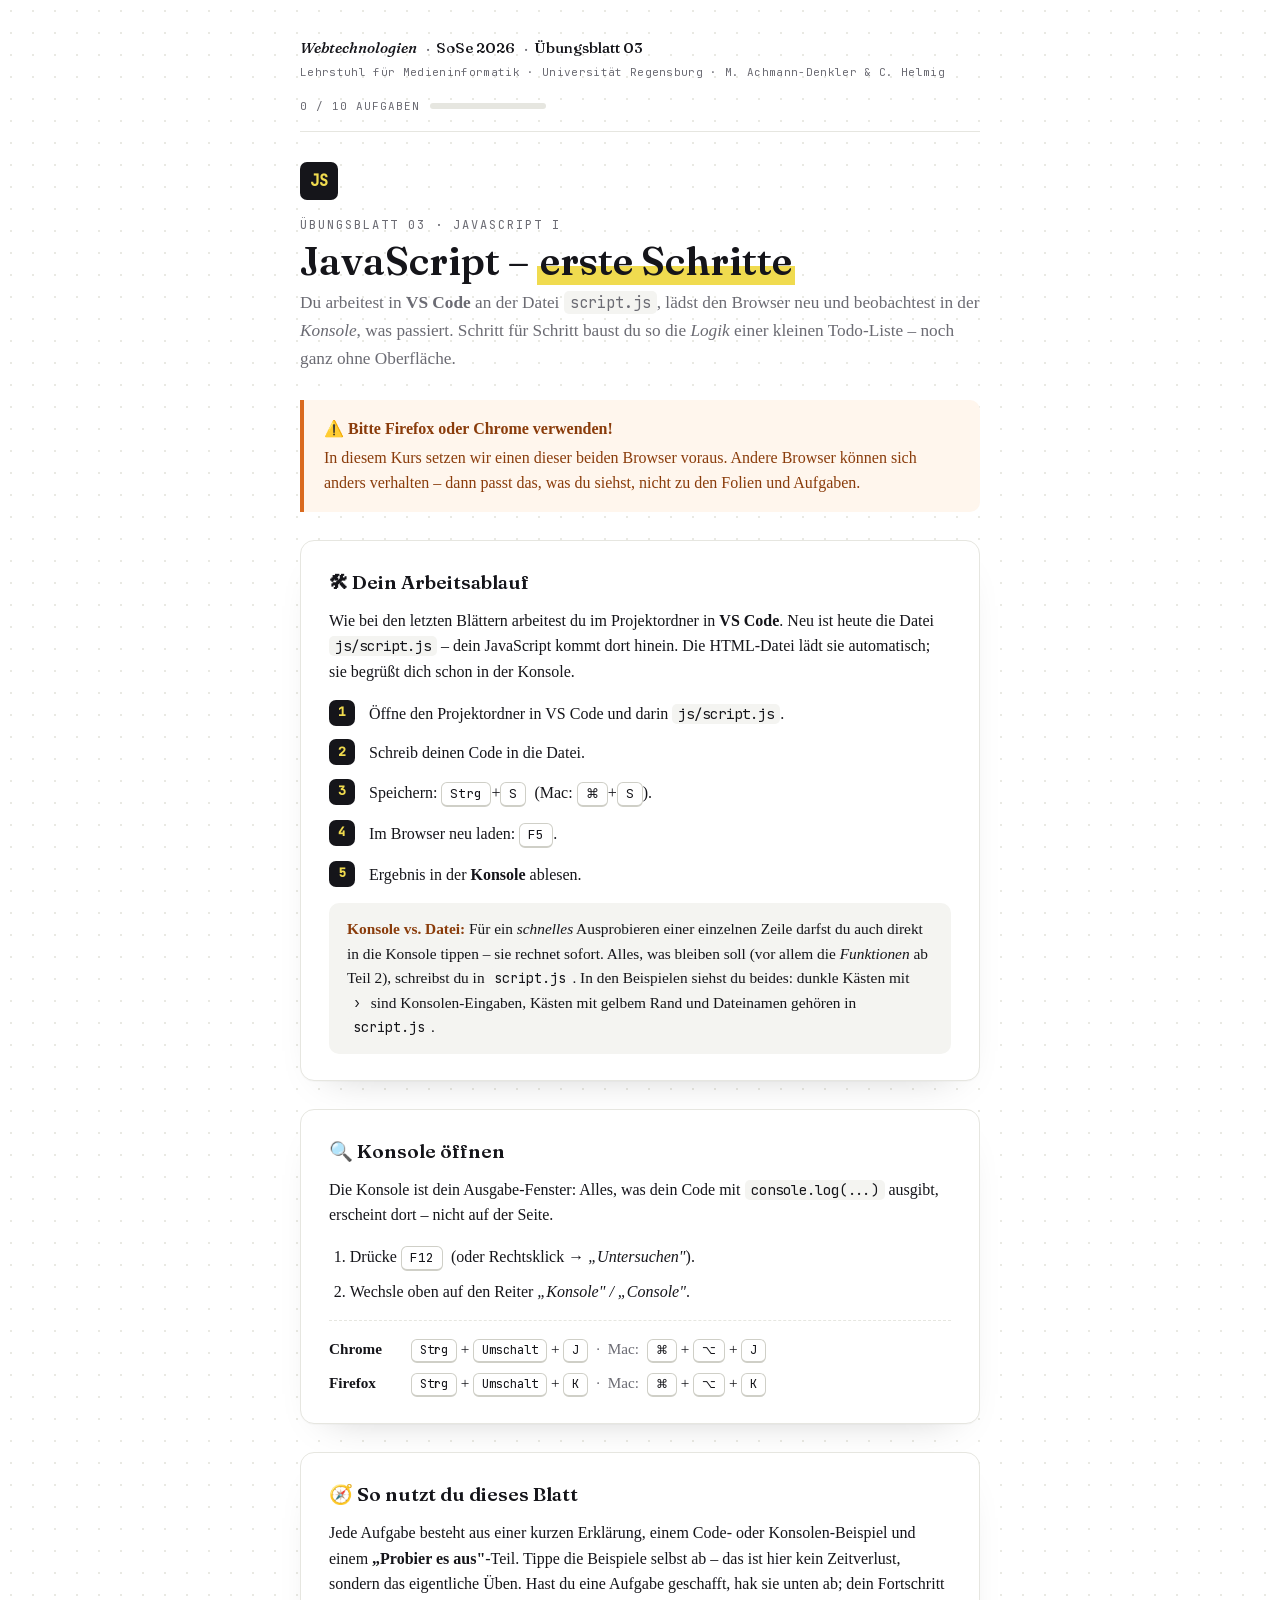
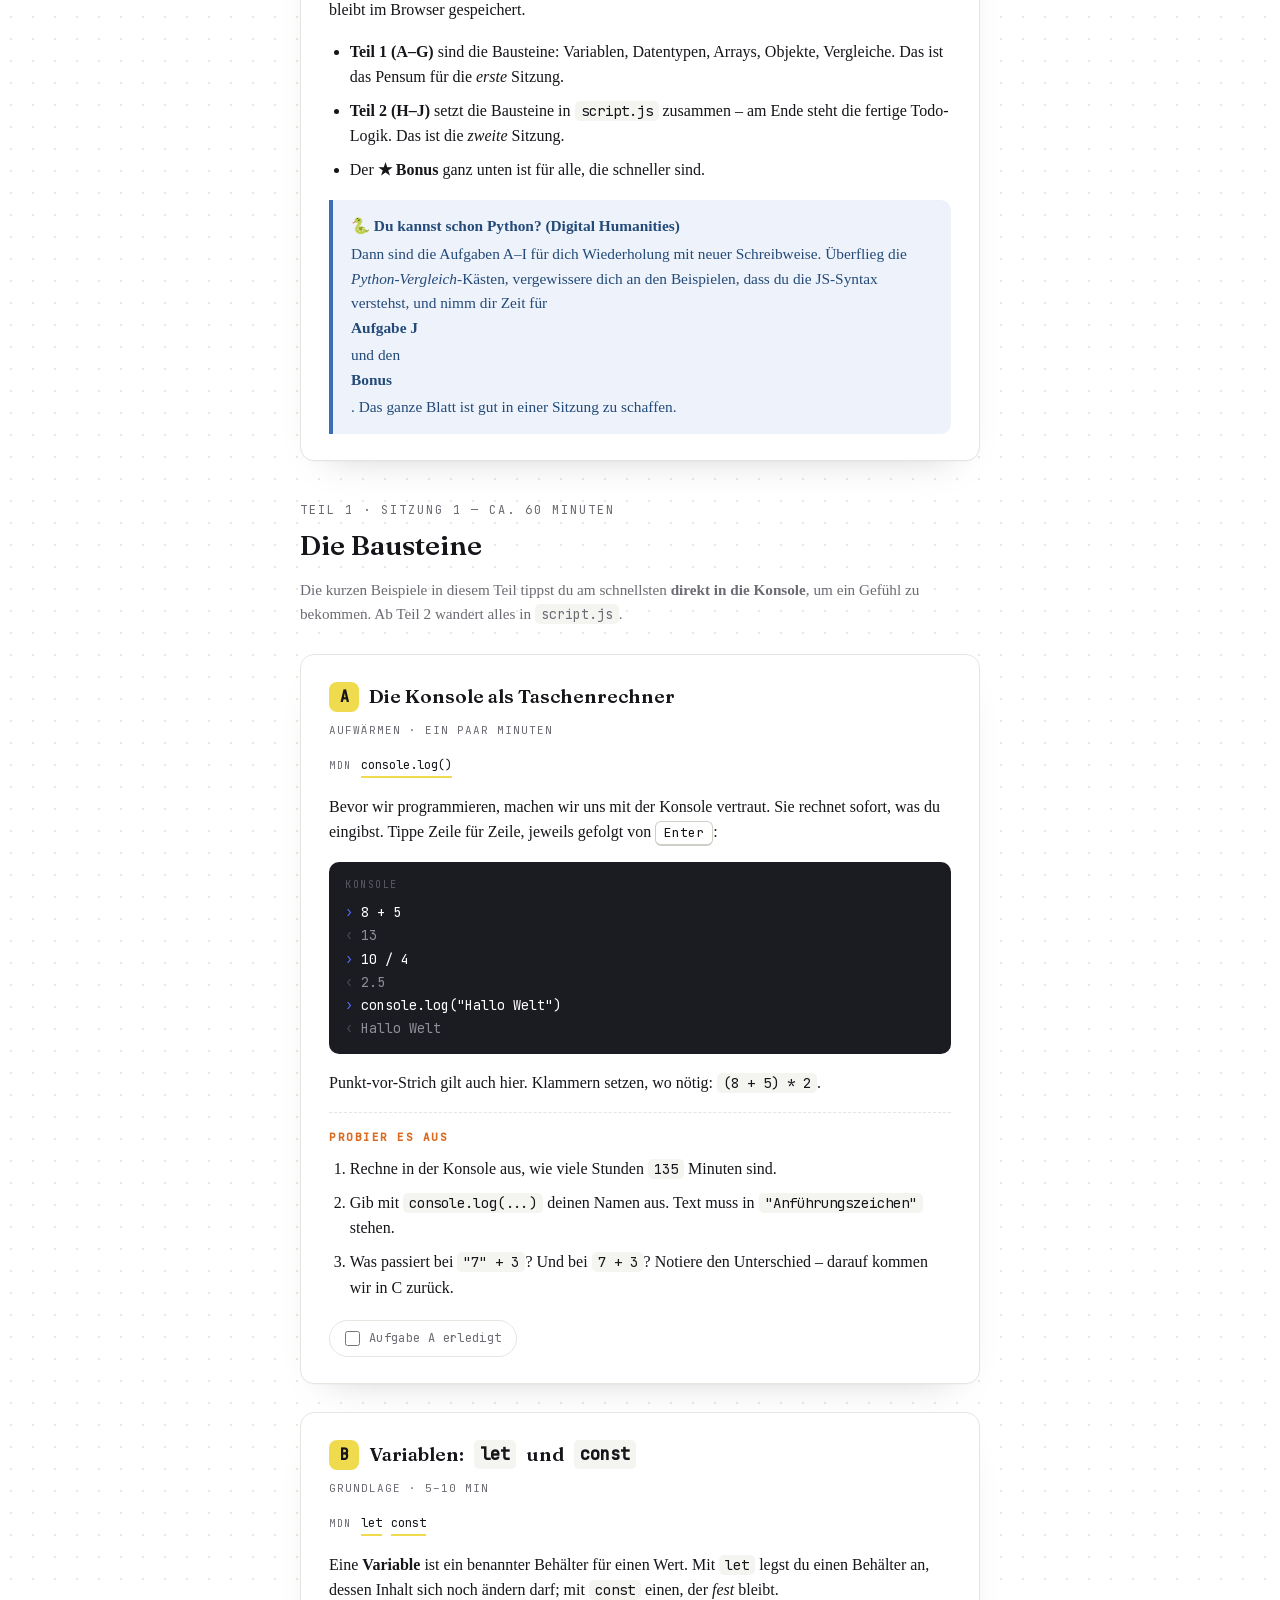
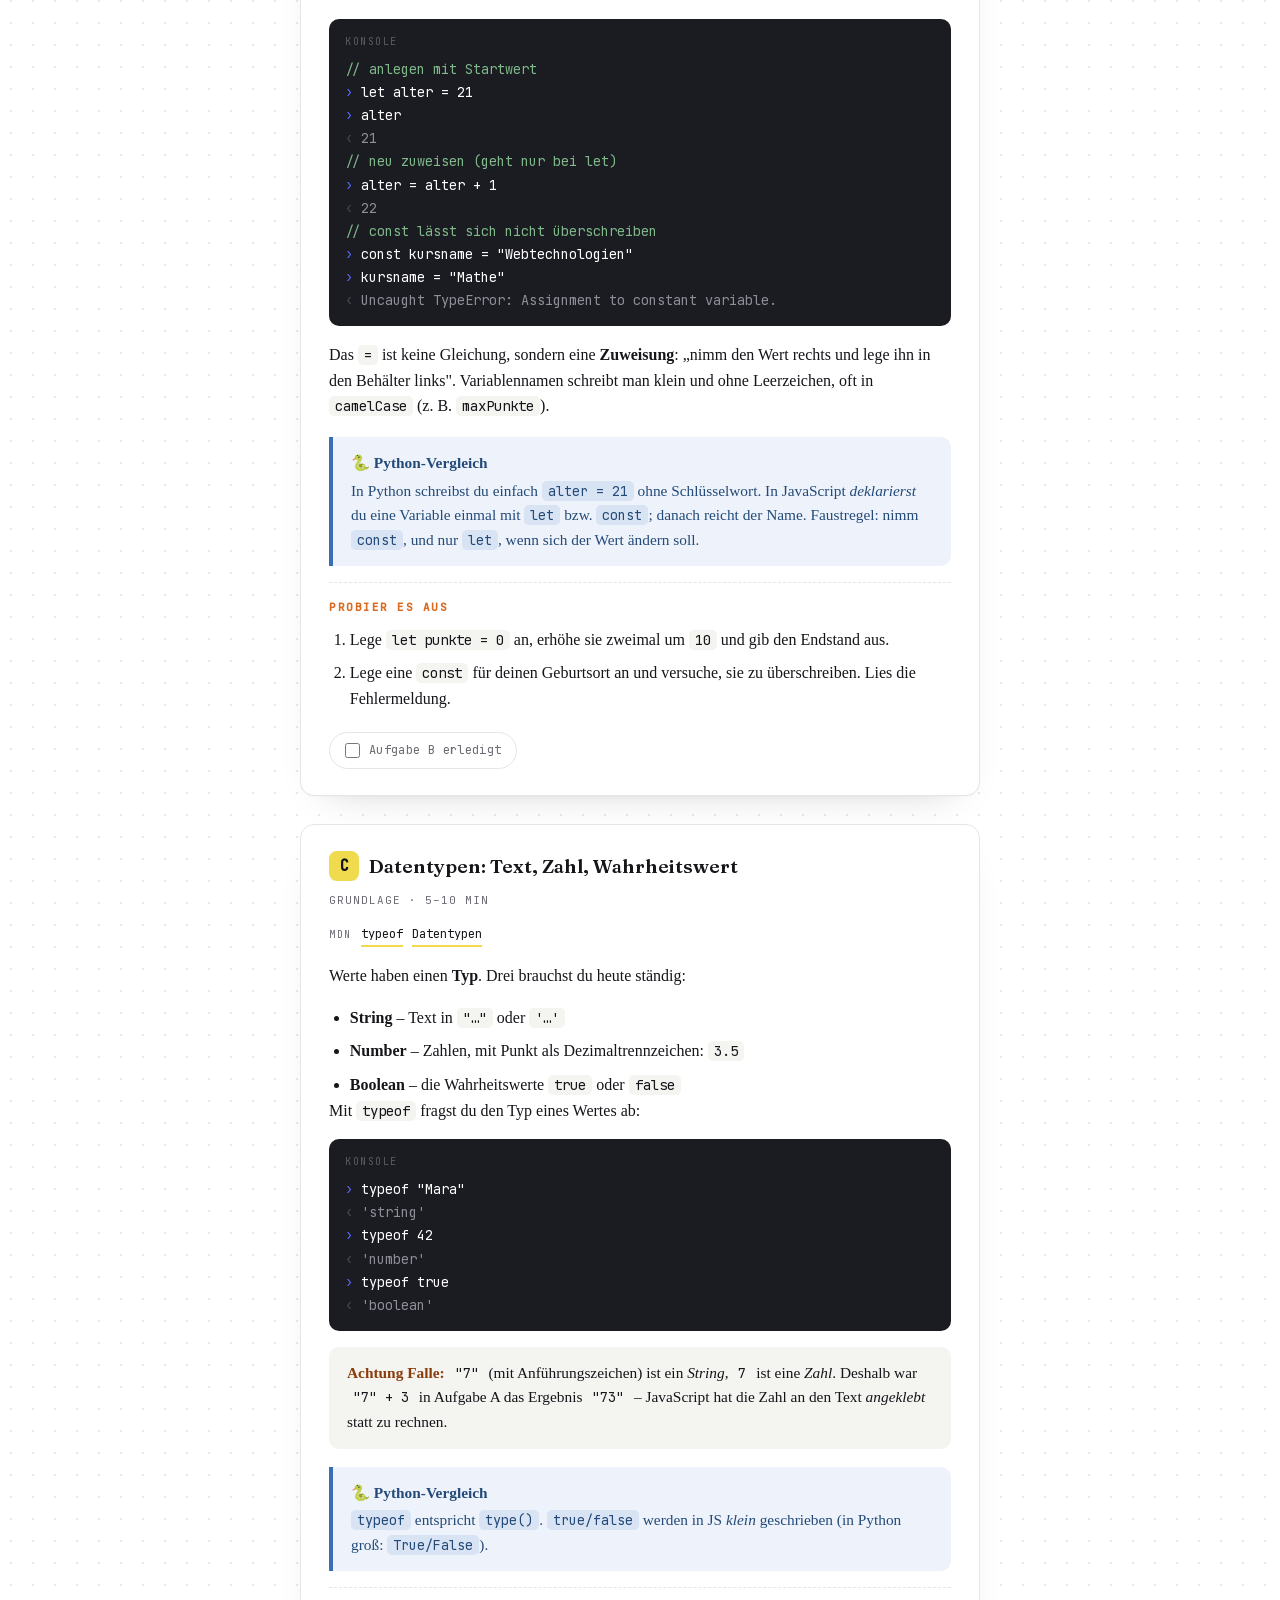
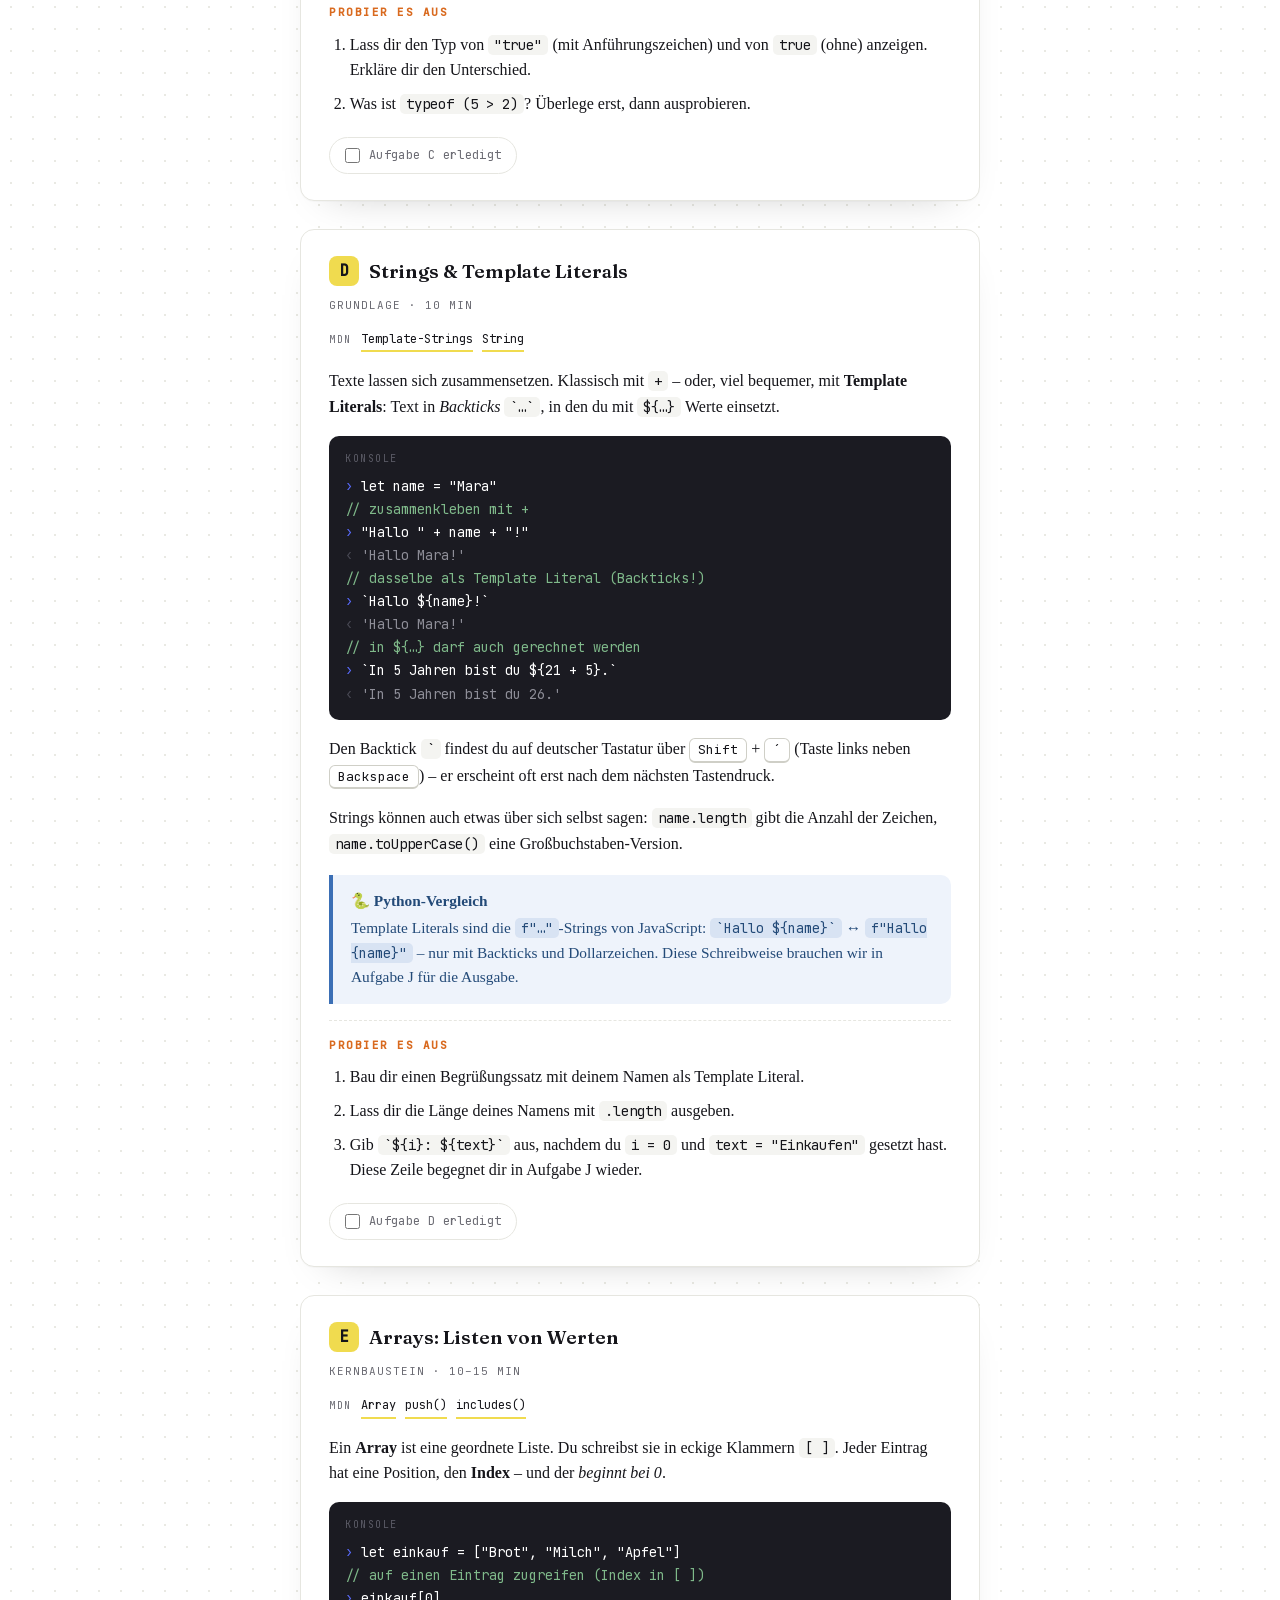
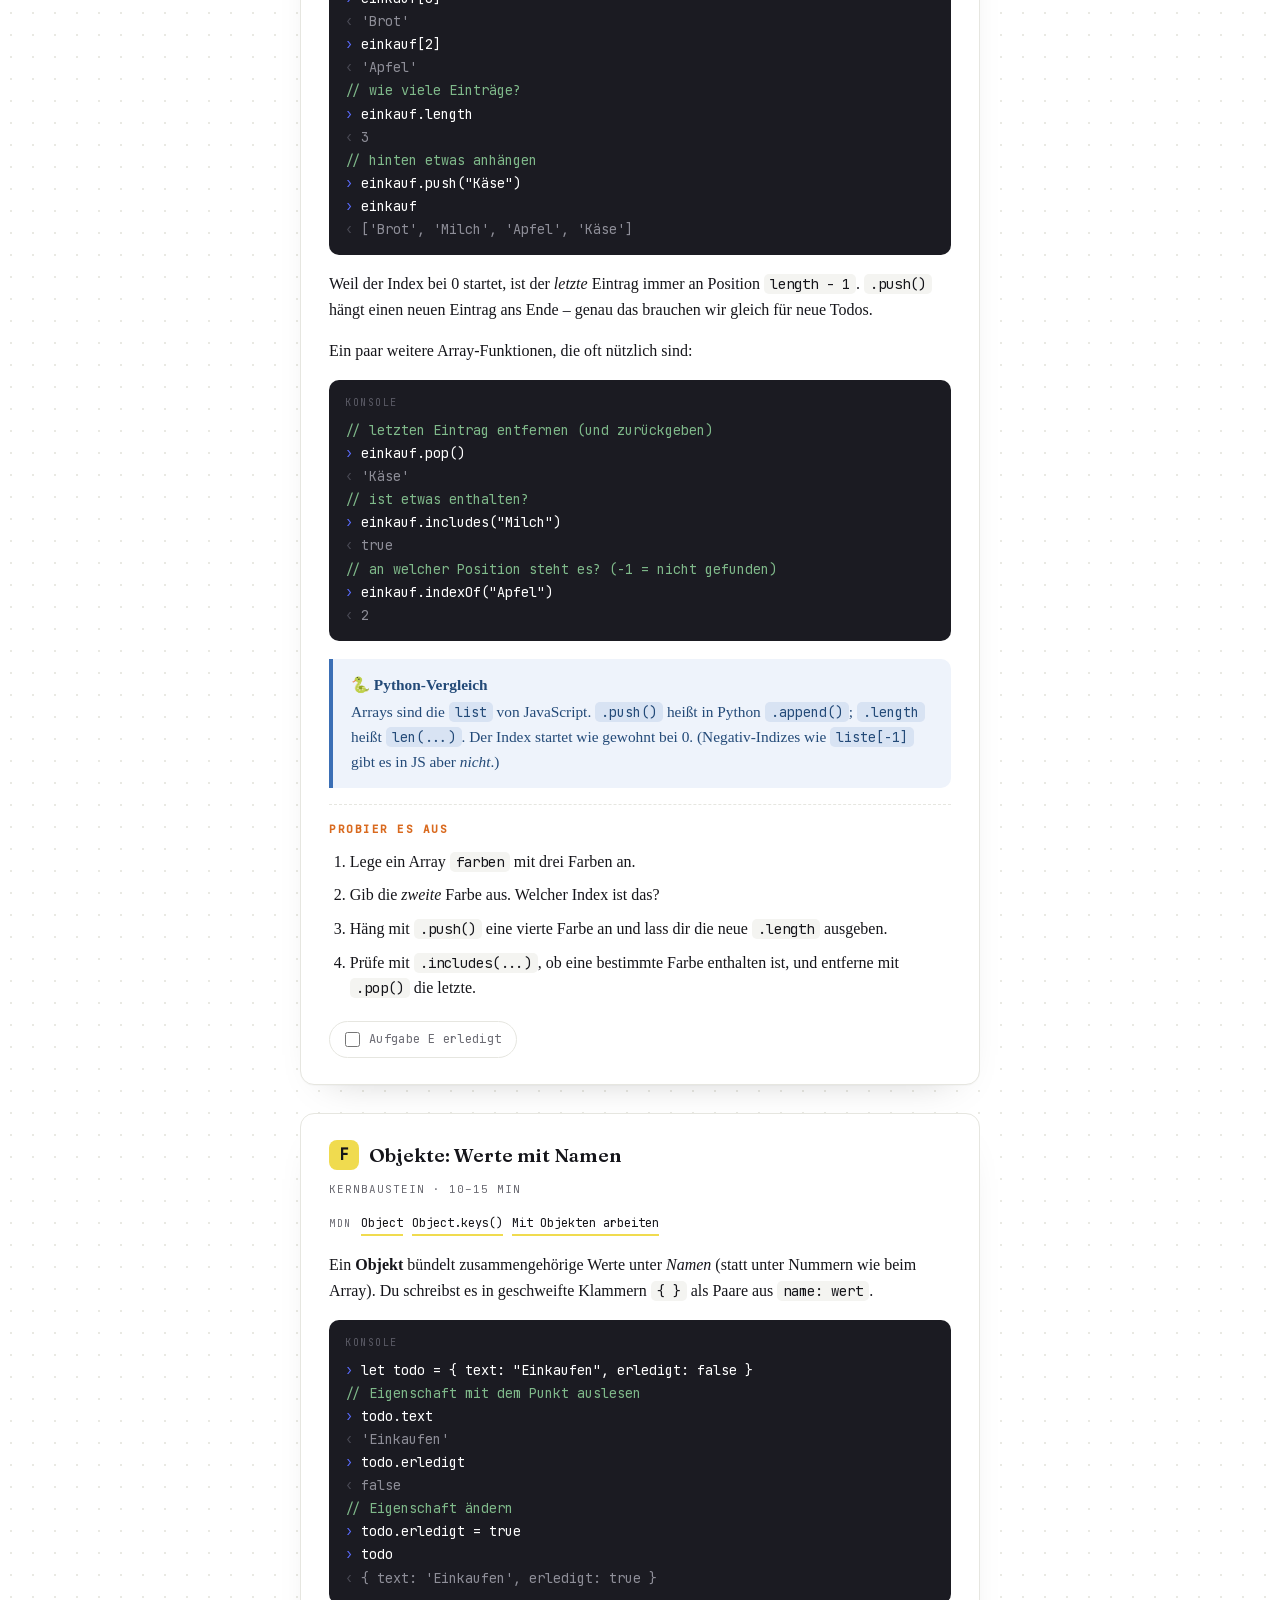
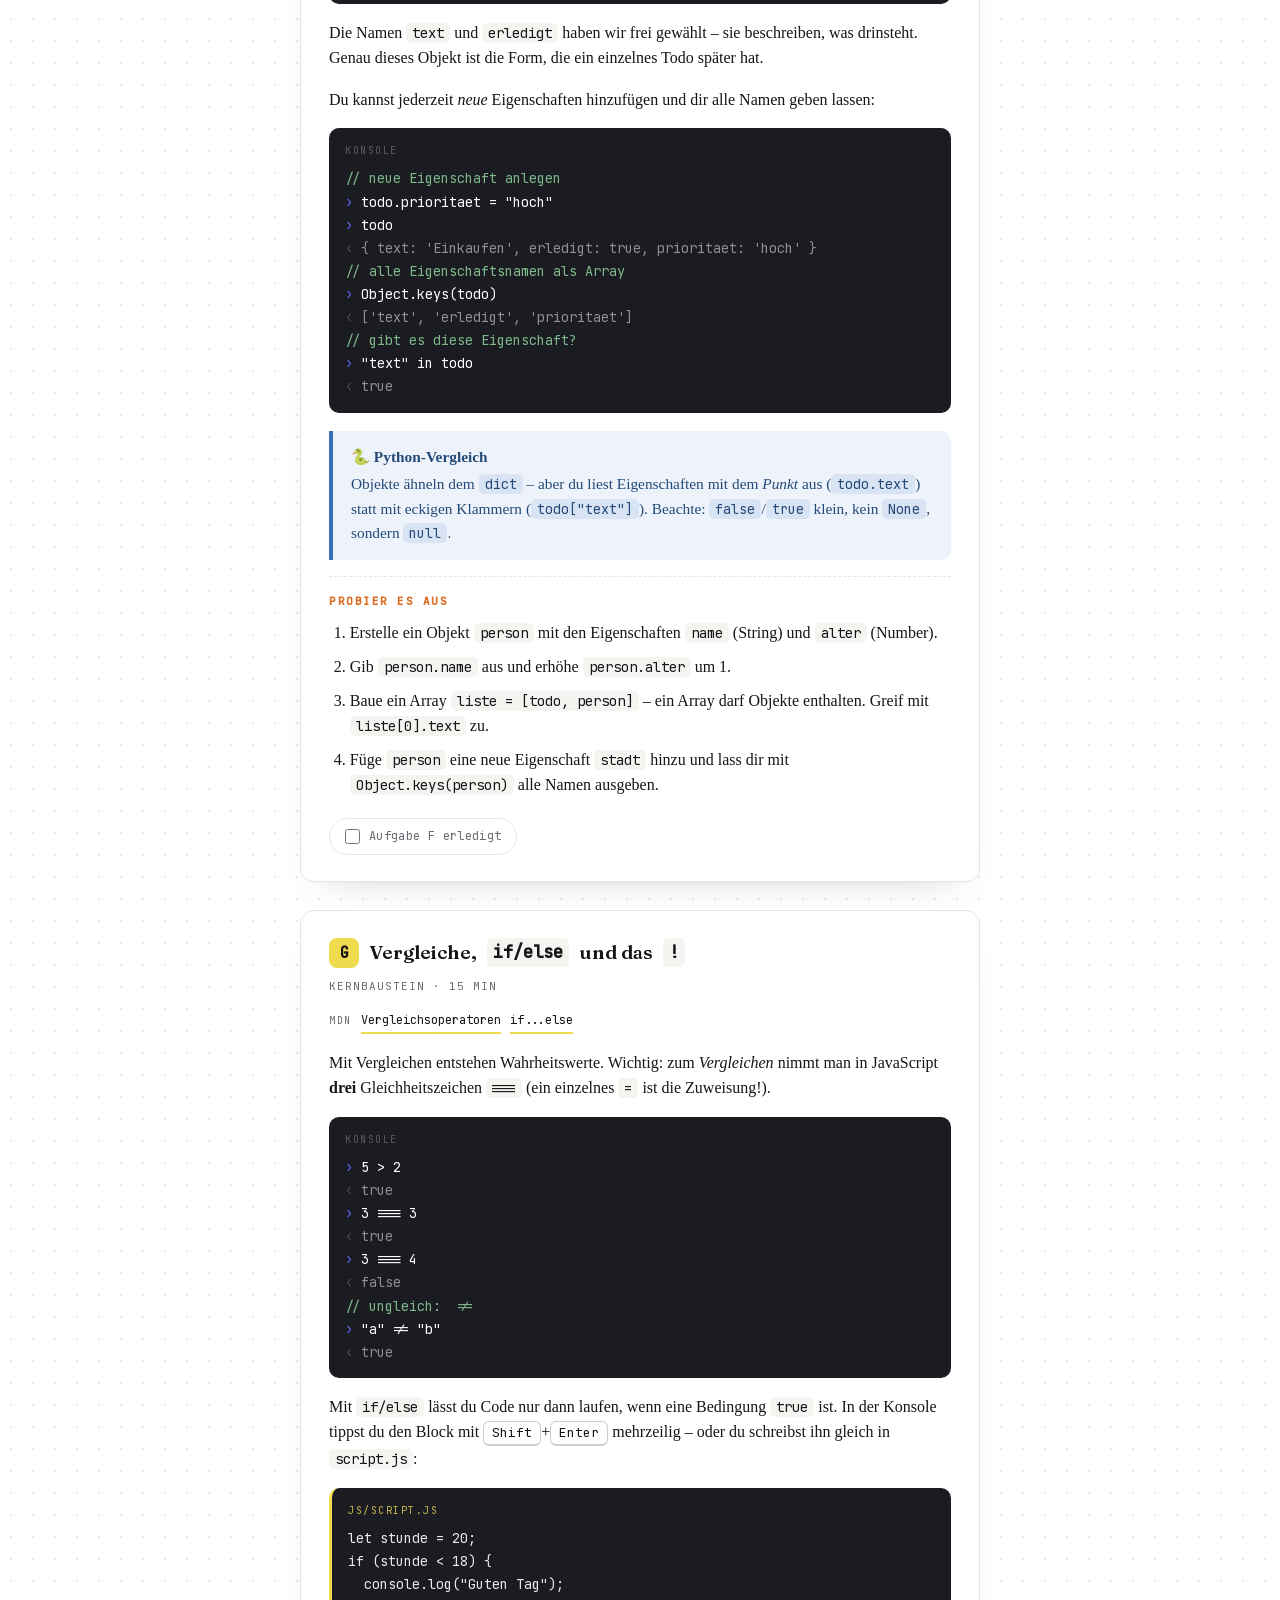
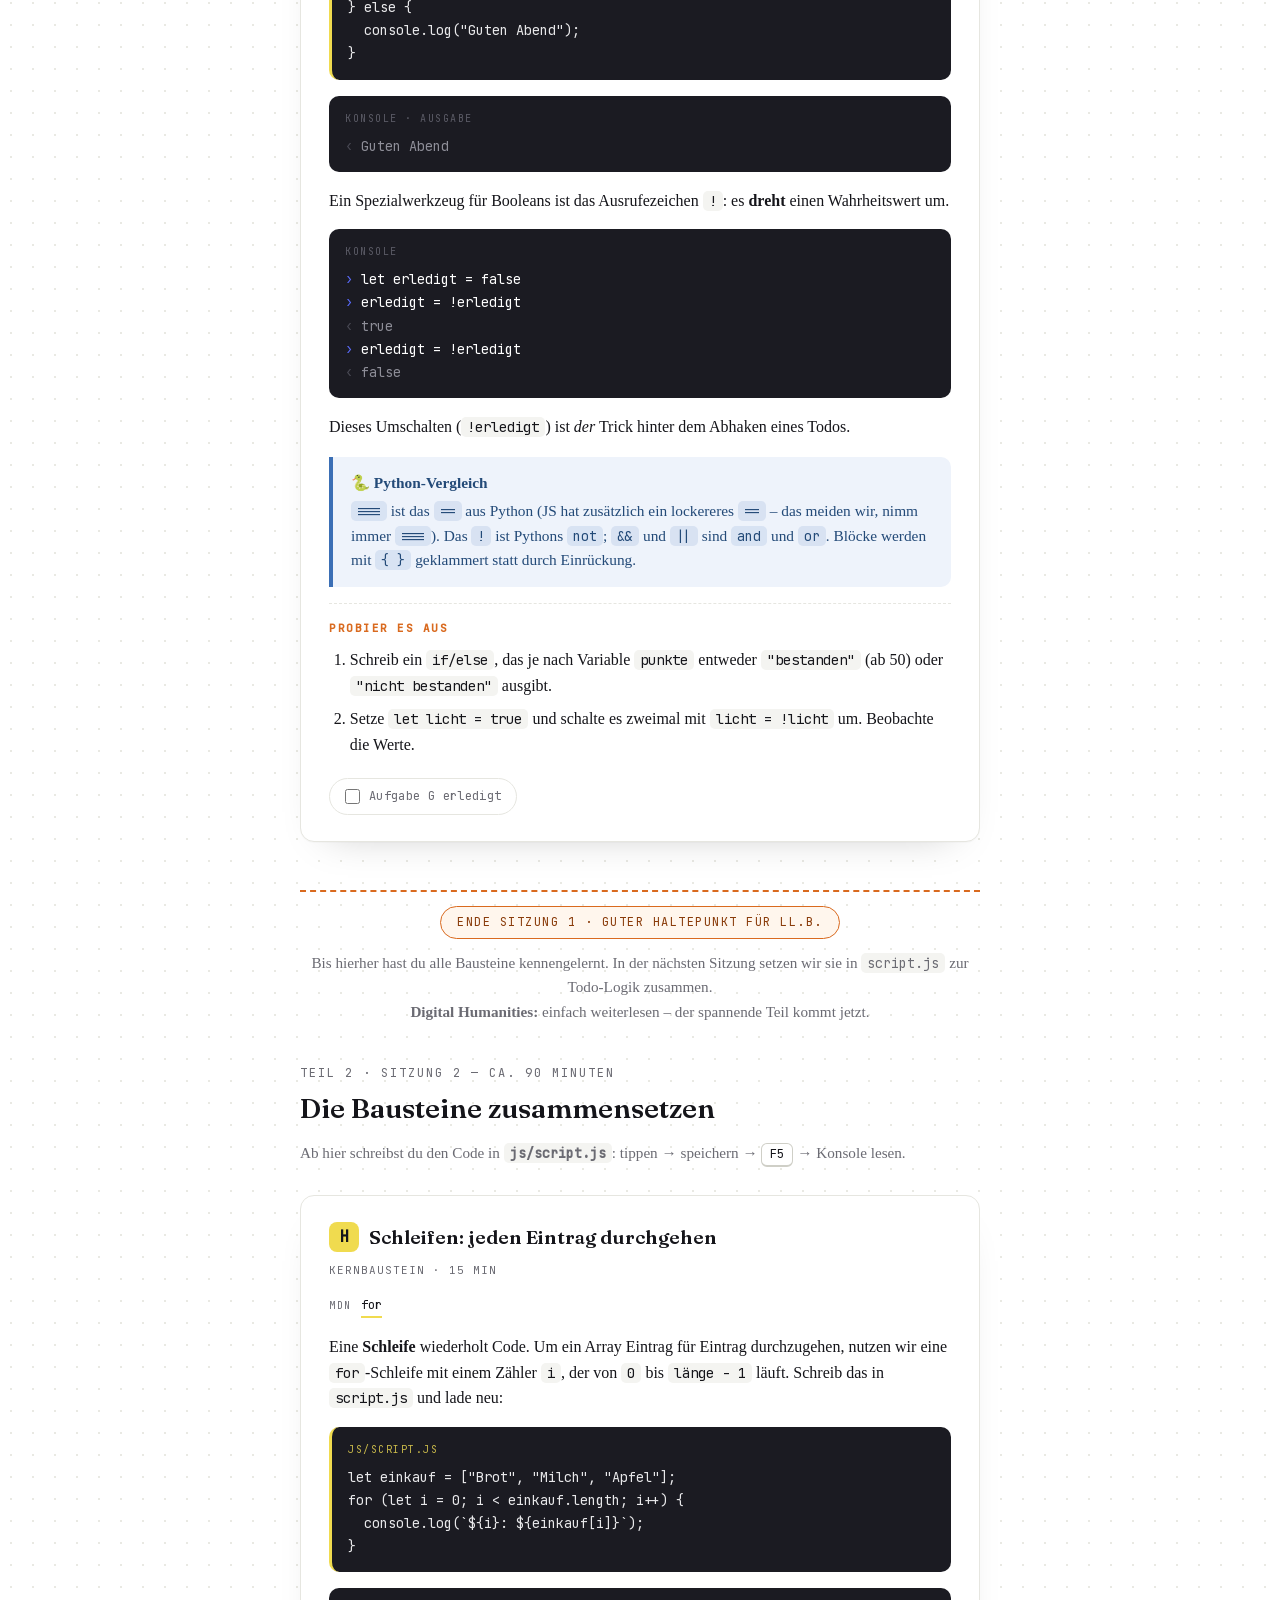
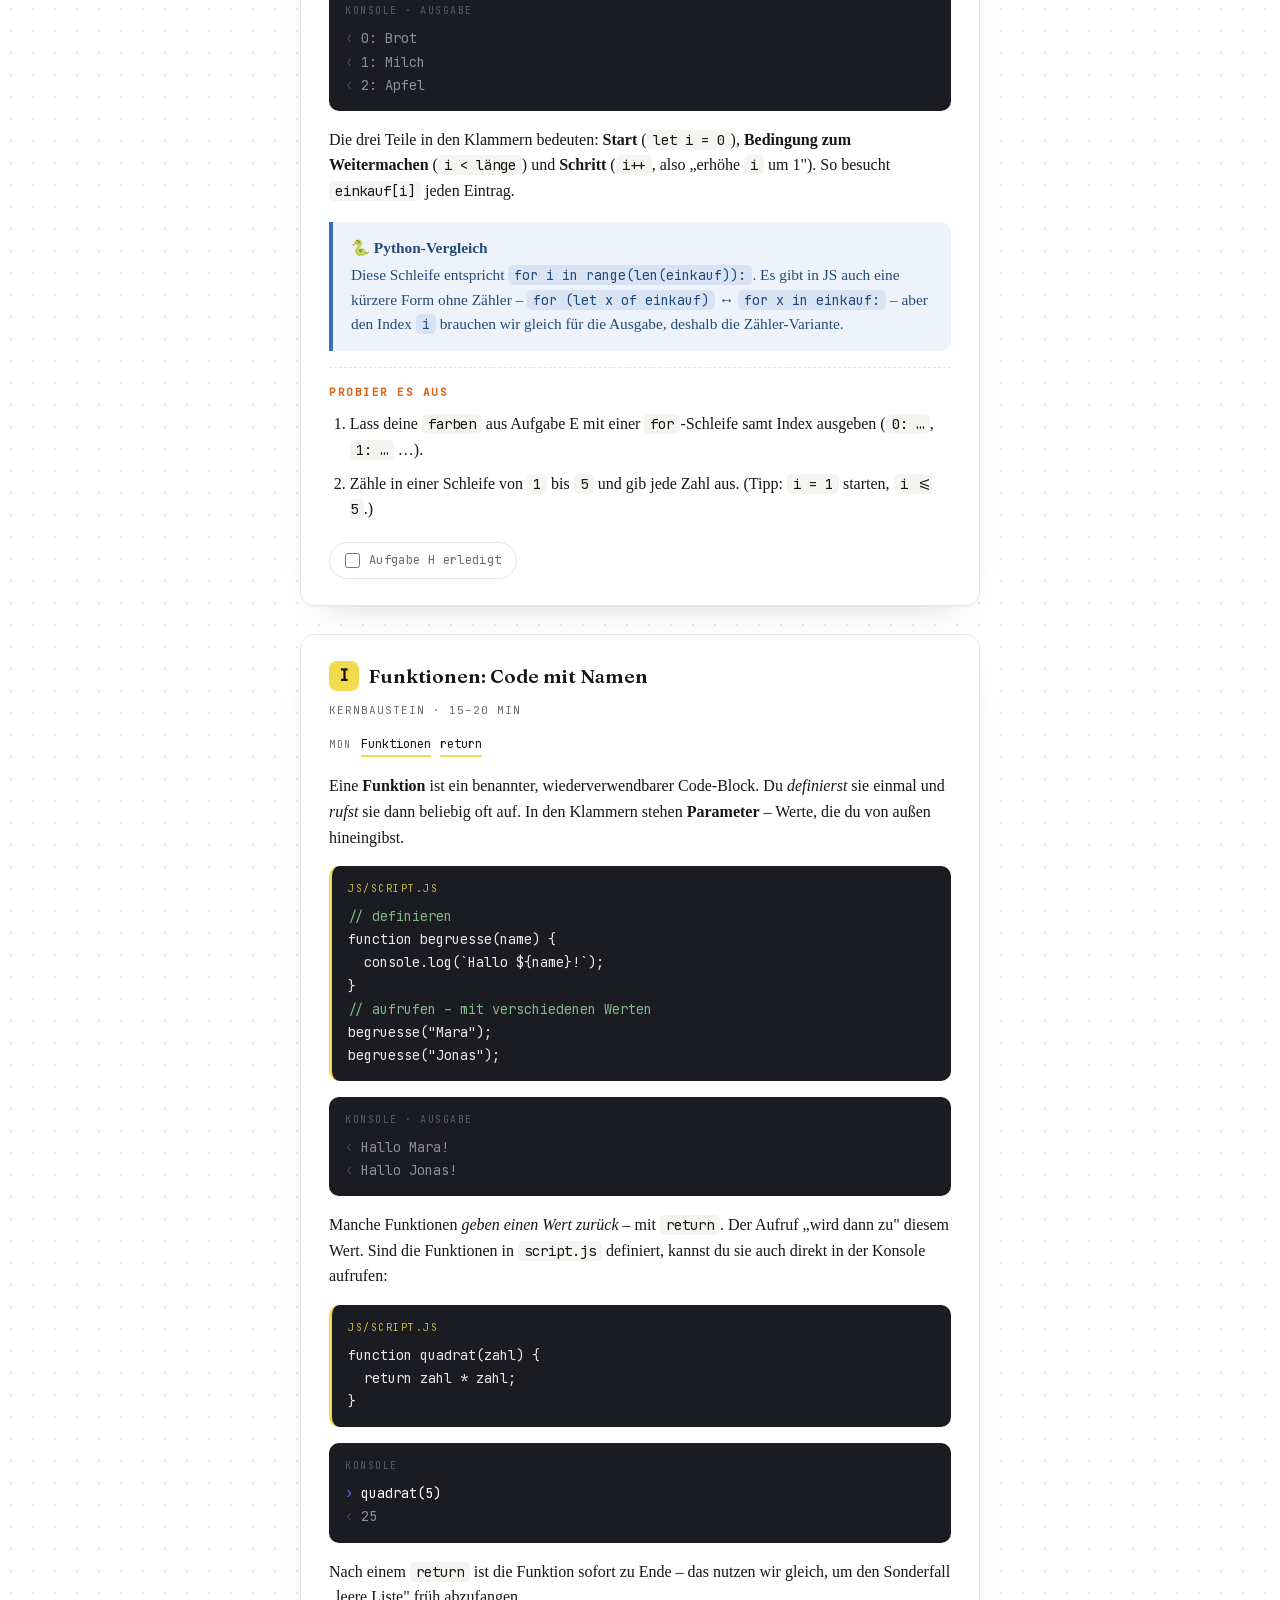
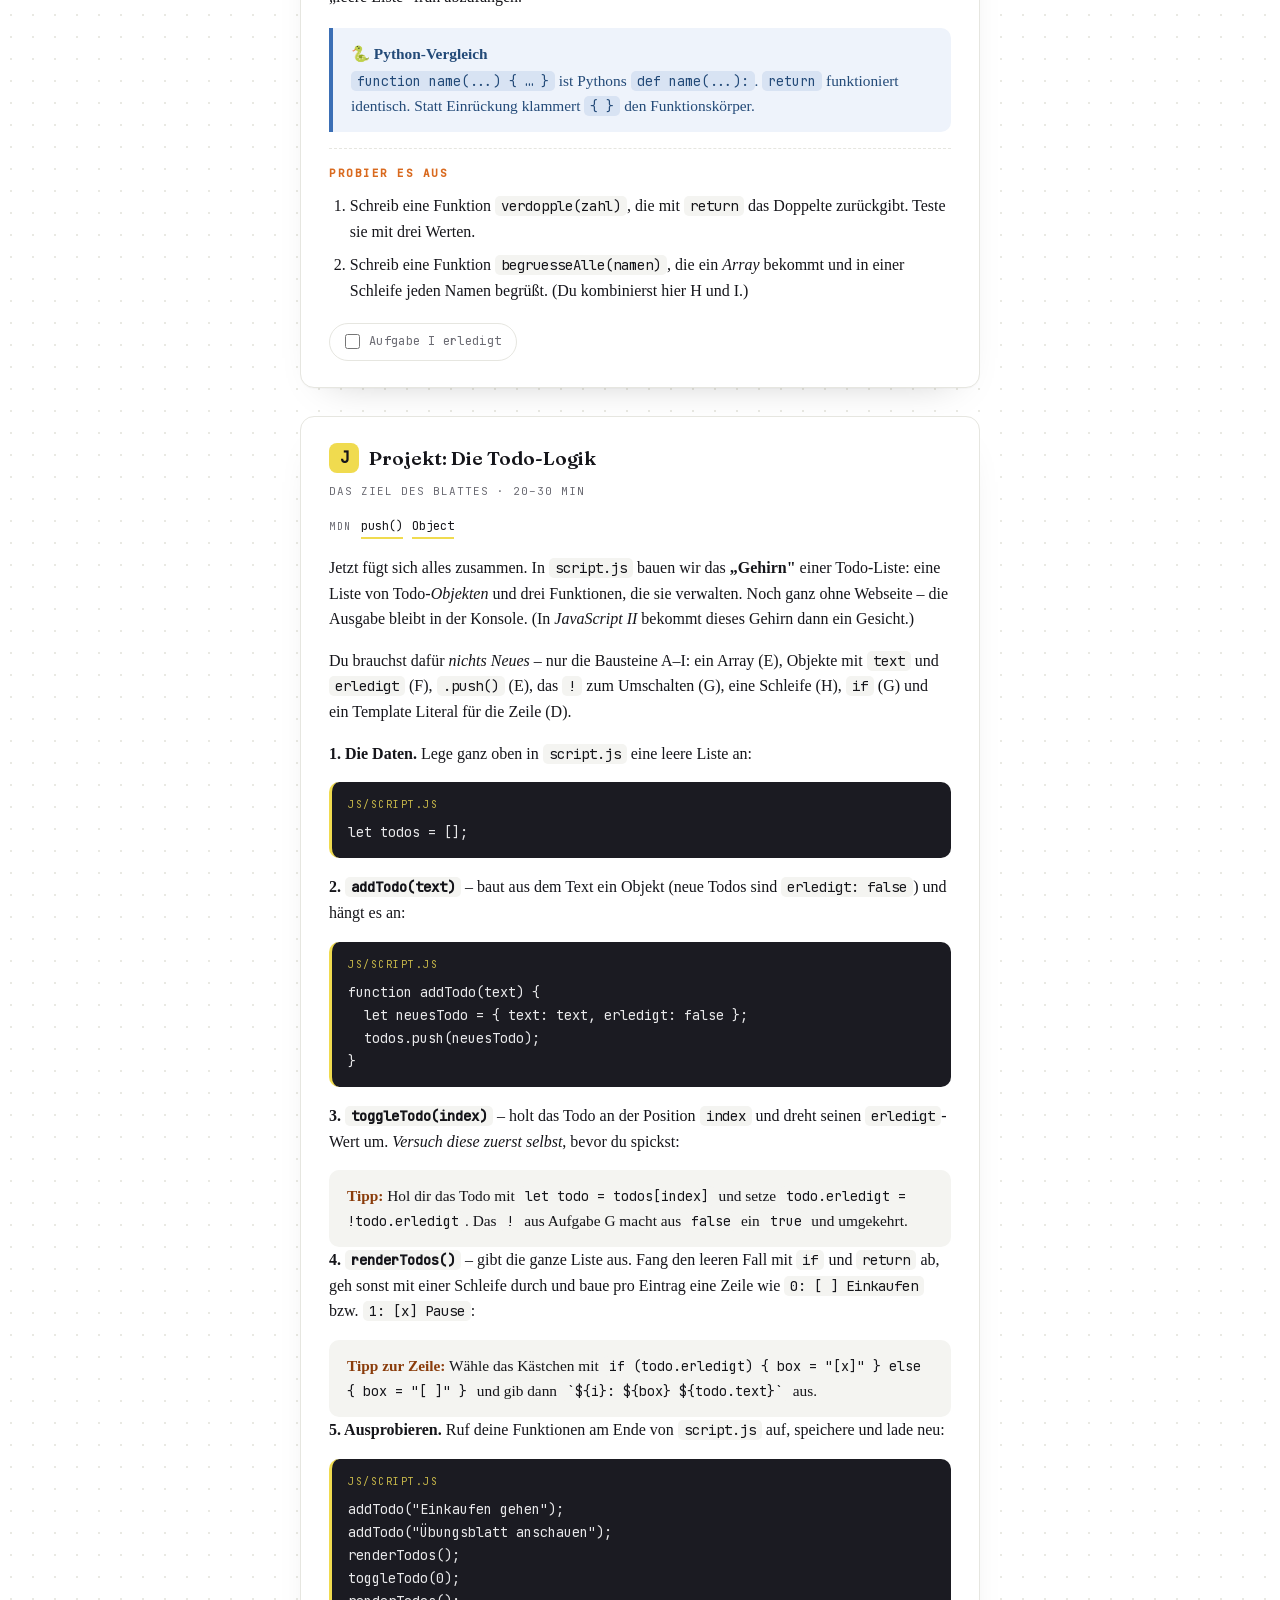
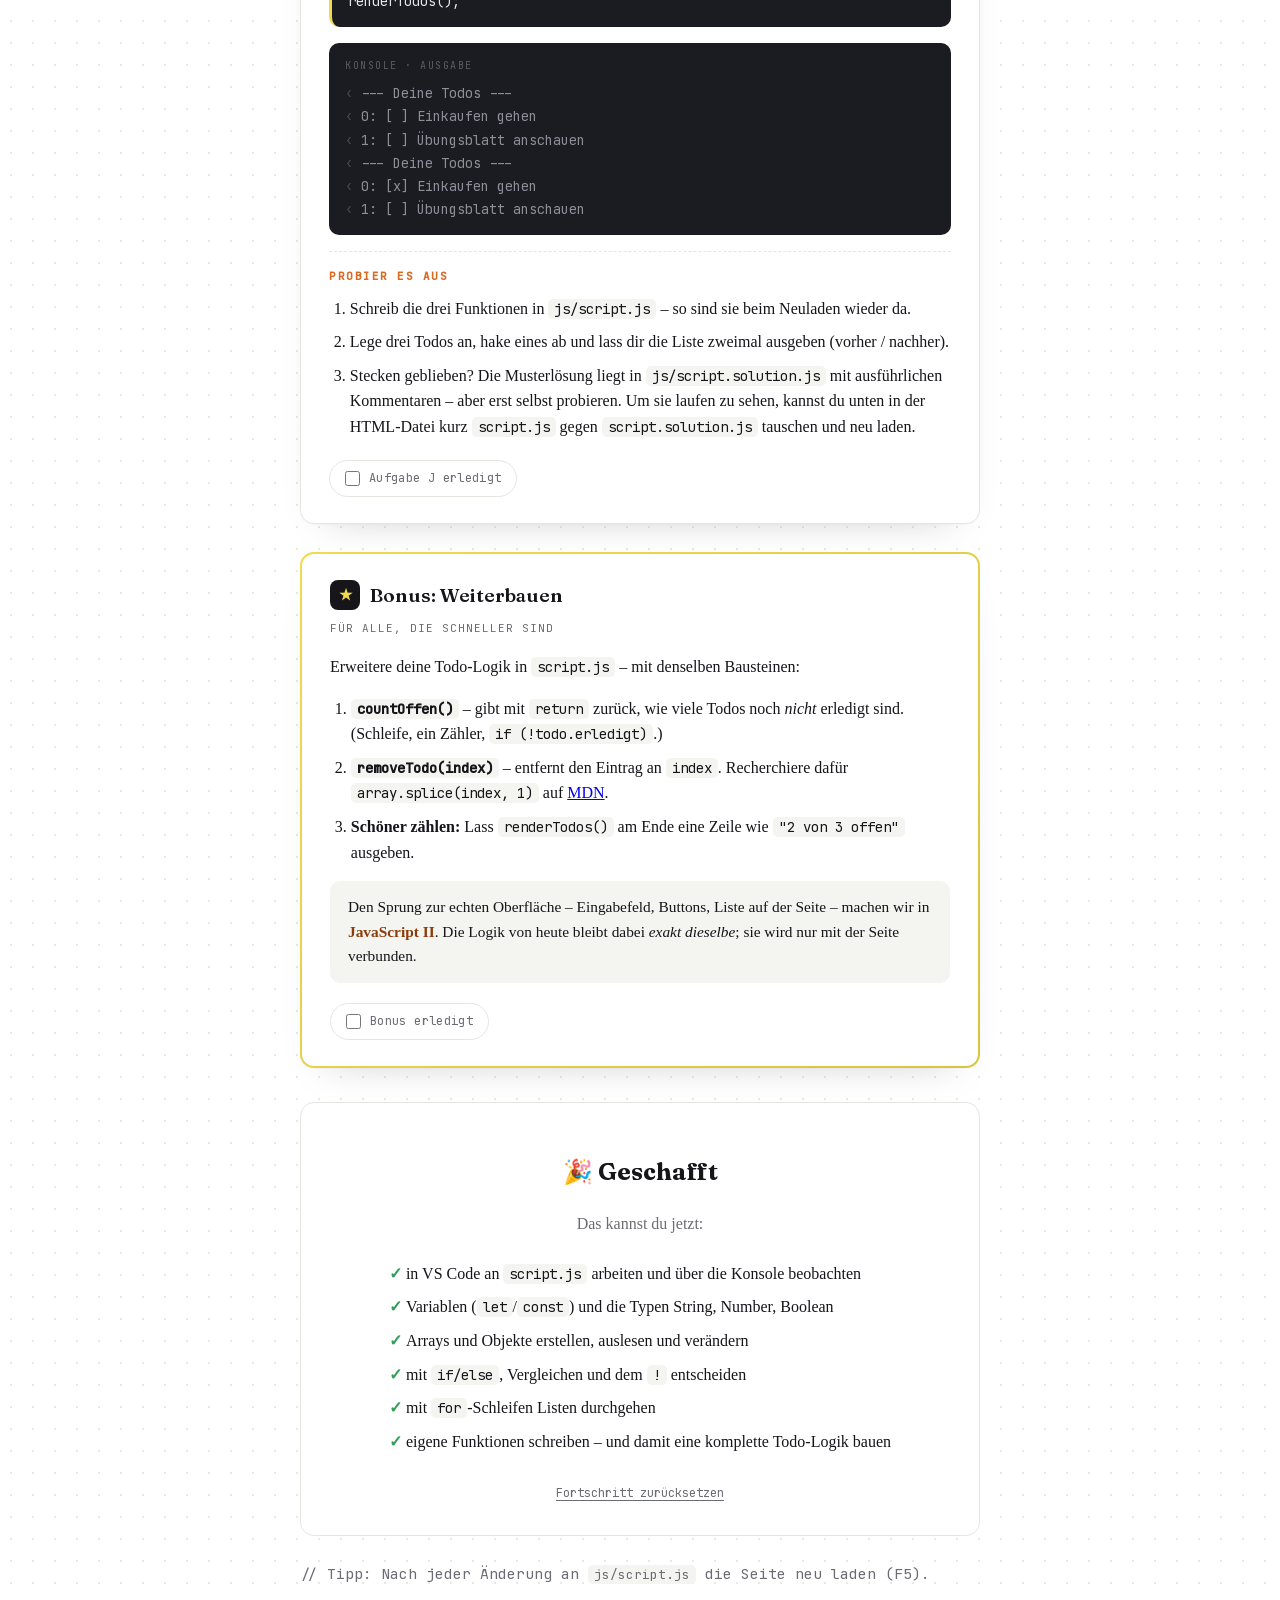
<file: blatt3/index.html>
<!DOCTYPE html>
<html lang="de">
<head>
  <meta charset="UTF-8">
  <meta name="viewport" content="width=device-width, initial-scale=1.0">
  <title>Webtechnologien — Übungsblatt 03 · JavaScript I</title>
  <!-- Selbst gehostete Kurs-Schriften (wie Blatt 01/02), kein externer Request:
       Fraunces für Überschriften, JetBrains Mono für Code. Der Lese-Serif &
       das JS-Gelb bleiben ÜB3-eigen. -->
  <link rel="stylesheet" href="../assets/css/fonts.css">
  <style>
    :root {
      --ink:    #15151a;
      --muted:  #6b6b73;
      --paper:  #ffffff;
      --line:   #e6e6e0;
      --accent: #f0db4f;   /* JS-Gelb, sparsam als Akzent */
      --warn-bg:   #fff6ed;
      --warn-line: #d96a1f;
      --warn-ink:  #8a3c0b;
      --chip-bg:   #f4f4f1;
      --py-bg:     #eef3fb;
      --py-line:   #3b6fb5;
      --py-ink:    #234a78;
      --ok:        #2f9e57;
      --ok-bg:     #eef7f0;
      --ok-line:   #bcdcc6;
      --con-bg:    #1b1b22;
      --con-fg:    #e8e8ea;
      --con-in:    #ffffff;
      --con-out:   #8e8e98;
      --con-cmt:   #7fb98a;
      --con-str:   #f0db4f;
      /* Geteilte Schriftfamilie, eigener Lese-Serif */
      --font-display: "Fraunces", "Iowan Old Style", Georgia, serif;
      --font-body:    "Iowan Old Style", "Palatino Linotype", Palatino, Georgia, serif;
      --font-mono:    "JetBrains Mono", ui-monospace, "SF Mono", Menlo, Consolas, monospace;
    }

    * { box-sizing: border-box; }

    body {
      margin: 0;
      min-height: 100vh;
      color: var(--ink);
      background-color: var(--paper);
      background-image: radial-gradient(circle, #e9e9e3 1px, transparent 1px);
      background-size: 22px 22px;
      font-family: var(--font-body);
      line-height: 1.6;
      display: flex;
      justify-content: center;
      padding: 4vh 20px 12vh;
    }

    main { width: 100%; max-width: 680px; }

    /* gestaffeltes Einblenden — nur im Kopfbereich */
    .reveal { opacity: 0; transform: translateY(10px); animation: rise .6s ease forwards; }
    .reveal:nth-child(1) { animation-delay: .05s; }
    .reveal:nth-child(2) { animation-delay: .18s; }
    .reveal:nth-child(3) { animation-delay: .31s; }
    .reveal:nth-child(4) { animation-delay: .44s; }
    @keyframes rise { to { opacity: 1; transform: none; } }
    @media (prefers-reduced-motion: reduce) {
      .reveal { animation: none; opacity: 1; transform: none; }
    }

    /* ── Marken-Kopf (wie Blatt 01/02) ───────────────────────────── */
    header.top {
      display: flex; align-items: center; justify-content: space-between;
      gap: 16px; flex-wrap: wrap;
      padding-bottom: 16px; margin-bottom: 30px;
      border-bottom: 1px solid var(--line);
    }
    .brand {
      font-family: var(--font-display); font-size: 15px; font-weight: 500;
      color: var(--ink); text-decoration: none; display: block;
    }
    .brand .course { font-style: italic; }
    .brand .sep { color: var(--muted); margin: 0 6px; }
    .brand:hover .course { text-decoration: underline; text-decoration-color: var(--accent); text-underline-offset: 3px; }
    .brand-sub {
      display: block; font-family: var(--font-mono); font-size: 11px;
      color: var(--muted); letter-spacing: .03em; margin-top: 4px;
    }
    .progress-readout {
      display: flex; align-items: center; gap: 10px;
      font-family: var(--font-mono); font-size: 11px; letter-spacing: 1px;
      text-transform: uppercase; color: var(--muted);
    }
    .progress-bar { width: 116px; height: 6px; background: var(--line); border-radius: 999px; overflow: hidden; }
    .progress-fill { height: 100%; width: 0; background: var(--ink); border-radius: 999px; transition: width .35s ease; }

    .badge {
      display: inline-flex; align-items: center; justify-content: center;
      width: 38px; height: 38px; border-radius: 7px;
      background: var(--ink); color: var(--accent);
      font-family: var(--font-mono);
      font-weight: 700; font-size: 15px; letter-spacing: .5px;
    }
    .eyebrow {
      font-family: var(--font-mono);
      font-size: 12px; letter-spacing: 2px; text-transform: uppercase;
      color: var(--muted); margin: 16px 0 4px;
    }
    h1 {
      font-family: var(--font-display);
      font-size: 2.5rem; line-height: 1.1; margin: 0 0 6px; font-weight: 600;
    }
    h1 .mark {
      background: linear-gradient(transparent 62%, var(--accent) 62%);
      padding: 0 .08em;
    }
    .lede { color: var(--muted); font-size: 1.08rem; margin: 0; }

    .card {
      background: var(--paper);
      border: 1px solid var(--line);
      border-radius: 14px;
      padding: 26px 28px;
      margin-top: 28px;
      box-shadow: 0 1px 0 rgba(0,0,0,.02), 0 18px 40px -28px rgba(0,0,0,.25);
      transition: border-color .2s ease;
    }
    .card h2 {
      font-family: var(--font-display);
      font-size: 1.2rem; margin: 0 0 10px; font-weight: 600;
      display: flex; align-items: center; gap: 10px;
    }
    .card p { margin: 0 0 16px; }
    .card p:last-child { margin-bottom: 0; }
    code, kbd { font-family: var(--font-mono); }
    code {
      background: var(--chip-bg); border-radius: 5px;
      padding: 1px 6px; font-size: .88em;
      overflow-wrap: anywhere;
    }

    ol, ul { margin: 0; padding-left: 1.3em; }
    ol li, ul li { margin-bottom: 8px; }
    ol li:last-child, ul li:last-child { margin-bottom: 0; }

    kbd {
      display: inline-block;
      background: var(--paper); border: 1px solid #cfcfc7;
      border-bottom-width: 2px; border-radius: 6px;
      padding: 2px 8px; font-size: .8em; line-height: 1.4;
      color: var(--ink); white-space: nowrap;
    }

    /* ── Arbeitsablauf-Schritte ──────────────────────────────────── */
    .flow { list-style: none; padding: 0; margin: 0; counter-reset: step; }
    .flow li {
      position: relative; padding-left: 40px; margin-bottom: 14px; counter-increment: step;
    }
    .flow li:last-child { margin-bottom: 0; }
    .flow li::before {
      content: counter(step); position: absolute; left: 0; top: -1px;
      width: 26px; height: 26px; border-radius: 7px;
      background: var(--ink); color: var(--accent);
      font-family: var(--font-mono); font-weight: 700; font-size: 13px;
      display: inline-flex; align-items: center; justify-content: center;
    }

    .shortcuts {
      margin-top: 16px; border-top: 1px dashed var(--line); padding-top: 16px;
    }
    .shortcuts .row {
      display: flex; flex-wrap: wrap; align-items: baseline; gap: 8px;
      font-size: .95rem; margin-bottom: 8px;
    }
    .shortcuts .row:last-child { margin-bottom: 0; }
    .browser { font-weight: 600; min-width: 74px; }
    .sep { color: var(--muted); }

    .warn {
      margin-top: 28px;
      background: var(--warn-bg);
      border-left: 4px solid var(--warn-line);
      border-radius: 0 10px 10px 0;
      padding: 16px 20px; color: var(--warn-ink);
    }
    .warn strong { display: block; margin-bottom: 3px; }

    .footnote {
      margin-top: 26px; font-size: .92rem; color: var(--muted);
      font-family: var(--font-mono);
    }

    /* ── Aufgaben-Nummer ─────────────────────────────────────────── */
    .num {
      display: inline-flex; align-items: center; justify-content: center;
      width: 30px; height: 30px; border-radius: 8px; flex: none;
      background: var(--accent); color: var(--ink);
      font-family: var(--font-mono); font-weight: 700; font-size: 15px;
      transition: background .2s ease, color .2s ease;
    }
    .meta-time {
      font-family: var(--font-mono);
      font-size: 11px; letter-spacing: 1px; text-transform: uppercase;
      color: var(--muted); margin: 0 0 14px;
    }

    /* ── MDN-Doku-Links ──────────────────────────────────────────── */
    .refs {
      display: flex; flex-wrap: wrap; align-items: baseline; gap: 7px 9px;
      margin: 0 0 18px; font-family: var(--font-mono); font-size: 12px;
    }
    .refs-label {
      font-size: 10px; letter-spacing: 1.5px; text-transform: uppercase;
      color: var(--muted);
    }
    .refs a {
      color: var(--ink); text-decoration: none;
      border-bottom: 2px solid var(--accent); padding-bottom: 1px;
      transition: background .15s ease;
    }
    .refs a:hover { background: var(--accent); }

    /* ── Konsolen-Block (REPL: › Eingabe / ‹ Ausgabe) ────────────── */
    .console, .codefile {
      font-family: var(--font-mono);
      font-size: .85rem; line-height: 1.7;
      background: var(--con-bg); color: var(--con-fg);
      border-radius: 10px; padding: 14px 16px; margin: 0 0 16px;
      overflow-x: auto;
    }
    .console .cl-label, .codefile .fl-label {
      display: block; font-size: 10px; letter-spacing: 1.5px;
      text-transform: uppercase; margin-bottom: 8px;
    }
    .console .cl-label { color: #5b5b66; }
    .console .in, .console .out, .console .cmt,
    .codefile .ln, .codefile .cmt { display: block; white-space: pre; }
    .console .in  { color: var(--con-in); }
    .console .in::before  { content: "› "; color: #5b6cff; }
    .console .out { color: var(--con-out); }
    .console .out::before { content: "‹ "; color: #4a4a55; }
    .console .cmt, .codefile .cmt { color: var(--con-cmt); }
    .console .str, .codefile .str { color: var(--con-str); }

    /* ── Datei-Block (das schreibst du in script.js) ─────────────── */
    .codefile { border-left: 3px solid var(--accent); }
    .codefile .fl-label { color: #c9b94a; }
    .codefile .ln { color: var(--con-fg); }

    /* ── „Probier es aus" ────────────────────────────────────────── */
    .try {
      margin-top: 16px;
      border-top: 1px dashed var(--line);
      padding-top: 16px;
    }
    .try-label {
      font-family: var(--font-mono);
      font-size: 11px; letter-spacing: 1.5px; text-transform: uppercase;
      color: var(--warn-line); font-weight: 700;
      display: block; margin-bottom: 10px;
    }

    /* ── Python-Vergleich (für die DH-Studierenden) ──────────────── */
    .py {
      margin-top: 18px;
      background: var(--py-bg);
      border-left: 4px solid var(--py-line);
      border-radius: 0 10px 10px 0;
      padding: 14px 18px; color: var(--py-ink);
      font-size: .96rem;
    }
    .py strong { display: block; margin-bottom: 3px; }
    .py code { background: rgba(59,111,181,.12); }

    /* ── Hinweis (neutral) ───────────────────────────────────────── */
    .hint {
      margin-top: 16px;
      background: var(--chip-bg);
      border-radius: 10px;
      padding: 14px 18px; font-size: .96rem; color: var(--ink);
    }
    .hint strong { color: var(--warn-ink); }

    /* ── Aufgabe-erledigt-Schalter (Fortschritt) ─────────────────── */
    .aufgabe-done {
      display: inline-flex; align-items: center; gap: 9px;
      margin-top: 20px; padding: 8px 15px;
      border: 1px solid var(--line); border-radius: 999px;
      font-family: var(--font-mono); font-size: 12px; letter-spacing: .03em;
      color: var(--muted); cursor: pointer; user-select: none;
      transition: background .2s ease, border-color .2s ease, color .2s ease;
    }
    .aufgabe-done input { width: 15px; height: 15px; margin: 0; accent-color: var(--ok); cursor: pointer; }
    .aufgabe-done:hover { border-color: #bdbdb5; color: var(--ink); }
    .card.is-done { border-color: var(--ok-line); }
    .card.is-done .num { background: var(--ok); color: #fff; }
    .card.is-done .aufgabe-done { background: var(--ok-bg); border-color: var(--ok-line); color: #2f7a4e; }

    /* ── Block-Trenner ───────────────────────────────────────────── */
    .divider { margin: 48px 0 8px; text-align: center; }
    .divider .line { border: none; border-top: 2px dashed var(--warn-line); margin: 0 0 14px; }
    .divider .label {
      font-family: var(--font-mono);
      font-size: 12px; letter-spacing: 1.5px; text-transform: uppercase;
      color: var(--warn-ink); background: var(--warn-bg);
      border: 1px solid var(--warn-line);
      border-radius: 999px; padding: 6px 16px; display: inline-block;
    }
    .divider p { color: var(--muted); font-size: .95rem; margin: 12px 0 0; }

    .part-head { margin: 40px 0 0; }
    .part-head .kicker {
      font-family: var(--font-mono);
      font-size: 12px; letter-spacing: 2px; text-transform: uppercase;
      color: var(--muted); margin: 0 0 4px;
    }
    .part-head h2 { font-family: var(--font-display); font-size: 1.7rem; margin: 0; font-weight: 600; }

    /* ── Bonus-Karte ─────────────────────────────────────────────── */
    .card.bonus {
      border: 2px solid transparent;
      background:
        linear-gradient(var(--paper), var(--paper)) padding-box,
        linear-gradient(135deg, var(--accent), #d9c43f) border-box;
    }
    .card.bonus h2 .num { background: var(--ink); color: var(--accent); }

    /* ── Schluss-Karte ───────────────────────────────────────────── */
    .done {
      margin-top: 34px; text-align: center;
      border: 1px solid var(--line); border-radius: 14px;
      padding: 30px 28px; background: var(--paper);
    }
    .done h2 { font-family: var(--font-display); justify-content: center; }
    .done .checks { text-align: left; display: inline-block; margin: 8px auto 0; padding-left: 0; }
    .done .checks li { list-style: none; margin-bottom: 8px; }
    .done .checks li::before { content: "✓ "; color: var(--ok); font-weight: 700; }
    .reset-link {
      margin-top: 22px; background: none; border: none;
      font-family: var(--font-mono); font-size: 12px; color: var(--muted);
      text-decoration: underline; text-underline-offset: 3px; cursor: pointer;
    }
    .reset-link:hover { color: var(--warn-line); }

    /* ── Fuß ─────────────────────────────────────────────────────── */
    footer.site-foot {
      margin-top: 40px; padding-top: 18px; border-top: 1px solid var(--line);
      text-align: center; font-family: var(--font-mono);
      font-size: 12px; letter-spacing: .04em; color: var(--muted);
    }
    footer.site-foot a { color: var(--muted); text-decoration: none; border-bottom: 1px solid var(--line); }
    footer.site-foot a:hover { color: var(--ink); border-color: var(--ink); }
    footer.site-foot .sep { margin: 0 10px; }

    @media (max-width: 480px) {
      h1 { font-size: 2rem; }
      .card { padding: 22px 20px; }
      .progress-readout { font-size: 10px; }
    }
  </style>
</head>
<body data-storage-key="webtech-js1-ub-progress-v1">
  <main>
    <!-- Marken-Kopf + Fortschritt -->
    <header class="top reveal">
      <div class="brand-group">
        <a href="../" class="brand">
          <span class="course">Webtechnologien</span>
          <span class="sep">·</span><span>SoSe 2026</span>
          <span class="sep">·</span><span>Übungsblatt 03</span>
        </a>
        <span class="brand-sub">Lehrstuhl für Medieninformatik · Universität Regensburg · M. Achmann-Denkler &amp; C. Helmig</span>
      </div>
      <div class="progress-readout">
        <span id="progress-text">0 / 10 Aufgaben</span>
        <div class="progress-bar"><div class="progress-fill" id="progress-fill"></div></div>
      </div>
    </header>

    <header class="reveal">
      <span class="badge">JS</span>
      <p class="eyebrow">Übungsblatt 03 · JavaScript I</p>
      <h1>JavaScript – <span class="mark">erste Schritte</span></h1>
      <p class="lede">Du arbeitest in <strong>VS&nbsp;Code</strong> an der Datei
        <code>script.js</code>, lädst den Browser neu und beobachtest in der
        <em>Konsole</em>, was passiert. Schritt für Schritt baust du so die
        <em>Logik</em> einer kleinen Todo-Liste – noch ganz ohne Oberfläche.</p>
    </header>

    <section class="warn reveal">
      <strong>⚠️ Bitte Firefox oder Chrome verwenden!</strong>
      In diesem Kurs setzen wir einen dieser beiden Browser voraus. Andere
      Browser können sich anders verhalten – dann passt das, was du siehst,
      nicht zu den Folien und Aufgaben.
    </section>

    <!-- ───────────────────────── Arbeitsablauf ───────────────────── -->
    <section class="card">
      <h2>🛠 Dein Arbeitsablauf</h2>
      <p>Wie bei den letzten Blättern arbeitest du im Projektordner in
        <strong>VS&nbsp;Code</strong>. Neu ist heute die Datei
        <code>js/script.js</code> – dein JavaScript kommt dort hinein. Die
        HTML-Datei lädt sie automatisch; sie begrüßt dich schon in der Konsole.</p>
      <ol class="flow">
        <li>Öffne den Projektordner in VS&nbsp;Code und darin <code>js/script.js</code>.</li>
        <li>Schreib deinen Code in die Datei.</li>
        <li>Speichern: <kbd>Strg</kbd>+<kbd>S</kbd> &nbsp;(Mac: <kbd>⌘</kbd>+<kbd>S</kbd>).</li>
        <li>Im Browser neu laden: <kbd>F5</kbd>.</li>
        <li>Ergebnis in der <strong>Konsole</strong> ablesen.</li>
      </ol>
      <div class="hint">
        <strong>Konsole vs. Datei:</strong> Für ein <em>schnelles</em> Ausprobieren
        einer einzelnen Zeile darfst du auch direkt in die Konsole tippen – sie
        rechnet sofort. Alles, was bleiben soll (vor allem die <em>Funktionen</em>
        ab Teil&nbsp;2), schreibst du in <code>script.js</code>. In den Beispielen
        siehst du beides: dunkle Kästen mit <code>›</code> sind Konsolen-Eingaben,
        Kästen mit gelbem Rand und Dateinamen gehören in <code>script.js</code>.
      </div>
    </section>

    <section class="card">
      <h2>🔍 Konsole öffnen</h2>
      <p>Die Konsole ist dein Ausgabe-Fenster: Alles, was dein Code mit
        <code>console.log(...)</code> ausgibt, erscheint dort – nicht auf der Seite.</p>
      <ol>
        <li>Drücke <kbd>F12</kbd> &nbsp;(oder Rechtsklick → <em>„Untersuchen"</em>).</li>
        <li>Wechsle oben auf den Reiter <em>„Konsole" / „Console"</em>.</li>
      </ol>
      <div class="shortcuts">
        <div class="row">
          <span class="browser">Chrome</span>
          <span><kbd>Strg</kbd> + <kbd>Umschalt</kbd> + <kbd>J</kbd></span>
          <span class="sep">·&nbsp; Mac:</span>
          <span><kbd>⌘</kbd> + <kbd>⌥</kbd> + <kbd>J</kbd></span>
        </div>
        <div class="row">
          <span class="browser">Firefox</span>
          <span><kbd>Strg</kbd> + <kbd>Umschalt</kbd> + <kbd>K</kbd></span>
          <span class="sep">·&nbsp; Mac:</span>
          <span><kbd>⌘</kbd> + <kbd>⌥</kbd> + <kbd>K</kbd></span>
        </div>
      </div>
    </section>

    <!-- ───────────────────────── So nutzt du das Blatt ───────────── -->
    <section class="card">
      <h2>🧭 So nutzt du dieses Blatt</h2>
      <p>Jede Aufgabe besteht aus einer kurzen Erklärung, einem Code- oder
        Konsolen-Beispiel und einem <strong>„Probier es aus"</strong>-Teil. Tippe
        die Beispiele selbst ab – das ist hier kein Zeitverlust, sondern das
        eigentliche Üben. Hast du eine Aufgabe geschafft, hak sie unten ab; dein
        Fortschritt bleibt im Browser gespeichert.</p>
      <ul>
        <li><strong>Teil 1 (A–G)</strong> sind die Bausteine: Variablen, Datentypen,
          Arrays, Objekte, Vergleiche. Das ist das Pensum für die <em>erste</em> Sitzung.</li>
        <li><strong>Teil 2 (H–J)</strong> setzt die Bausteine in <code>script.js</code>
          zusammen – am Ende steht die fertige Todo-Logik. Das ist die <em>zweite</em> Sitzung.</li>
        <li>Der <strong>★ Bonus</strong> ganz unten ist für alle, die schneller sind.</li>
      </ul>
      <div class="py">
        <strong>🐍 Du kannst schon Python? (Digital Humanities)</strong>
        Dann sind die Aufgaben A–I für dich Wiederholung mit neuer Schreibweise.
        Überflieg die <em>Python-Vergleich</em>-Kästen, vergewissere dich an den
        Beispielen, dass du die JS-Syntax verstehst, und nimm dir Zeit für
        <strong>Aufgabe J</strong> und den <strong>Bonus</strong>. Das ganze Blatt
        ist gut in einer Sitzung zu schaffen.
      </div>
    </section>

    <!-- ═══════════════════════════ TEIL 1 ═════════════════════════ -->
    <div class="part-head">
      <p class="kicker">Teil 1 · Sitzung 1 — ca. 60 Minuten</p>
      <h2>Die Bausteine</h2>
    </div>
    <p style="color:var(--muted); font-size:.95rem; margin:10px 0 0;">
      Die kurzen Beispiele in diesem Teil tippst du am schnellsten <strong>direkt
      in die Konsole</strong>, um ein Gefühl zu bekommen. Ab Teil&nbsp;2 wandert
      alles in <code>script.js</code>.</p>

    <!-- A · Konsole als Taschenrechner ─────────────────────────────── -->
    <section class="card" data-aufgabe="A">
      <h2><span class="num">A</span> Die Konsole als Taschenrechner</h2>
      <p class="meta-time">Aufwärmen · ein paar Minuten</p>
      <p class="refs"><span class="refs-label">MDN</span>
        <a href="https://developer.mozilla.org/de/docs/Web/API/console/log_static" target="_blank" rel="noopener">console.log()</a></p>
      <p>Bevor wir programmieren, machen wir uns mit der Konsole vertraut. Sie
        rechnet sofort, was du eingibst. Tippe Zeile für Zeile, jeweils gefolgt
        von <kbd>Enter</kbd>:</p>
      <div class="console">
        <span class="cl-label">Konsole</span>
        <span class="in">8 + 5</span>
        <span class="out">13</span>
        <span class="in">10 / 4</span>
        <span class="out">2.5</span>
        <span class="in">console.log("Hallo Welt")</span>
        <span class="out">Hallo Welt</span>
      </div>
      <p>Punkt-vor-Strich gilt auch hier. Klammern setzen, wo nötig:
        <code>(8 + 5) * 2</code>.</p>
      <div class="try">
        <span class="try-label">Probier es aus</span>
        <ol>
          <li>Rechne in der Konsole aus, wie viele Stunden <code>135</code> Minuten sind.</li>
          <li>Gib mit <code>console.log(...)</code> deinen Namen aus. Text muss in
            <code>"Anführungszeichen"</code> stehen.</li>
          <li>Was passiert bei <code>"7" + 3</code>? Und bei <code>7 + 3</code>?
            Notiere den Unterschied – darauf kommen wir in C zurück.</li>
        </ol>
      </div>
      <label class="aufgabe-done"><input type="checkbox" class="aufgabe-check" data-id="A" data-count="1"> Aufgabe A erledigt</label>
    </section>

    <!-- B · Variablen ─────────────────────────────────────────────── -->
    <section class="card" data-aufgabe="B">
      <h2><span class="num">B</span> Variablen: <code>let</code> und <code>const</code></h2>
      <p class="meta-time">Grundlage · 5–10 Min</p>
      <p class="refs"><span class="refs-label">MDN</span>
        <a href="https://developer.mozilla.org/de/docs/Web/JavaScript/Reference/Statements/let" target="_blank" rel="noopener">let</a>
        <a href="https://developer.mozilla.org/de/docs/Web/JavaScript/Reference/Statements/const" target="_blank" rel="noopener">const</a></p>
      <p>Eine <strong>Variable</strong> ist ein benannter Behälter für einen Wert.
        Mit <code>let</code> legst du einen Behälter an, dessen Inhalt sich noch
        ändern darf; mit <code>const</code> einen, der <em>fest</em> bleibt.</p>
      <div class="console">
        <span class="cl-label">Konsole</span>
        <span class="cmt">// anlegen mit Startwert</span>
        <span class="in">let alter = 21</span>
        <span class="in">alter</span>
        <span class="out">21</span>
        <span class="cmt">// neu zuweisen (geht nur bei let)</span>
        <span class="in">alter = alter + 1</span>
        <span class="out">22</span>
        <span class="cmt">// const lässt sich nicht überschreiben</span>
        <span class="in">const kursname = "Webtechnologien"</span>
        <span class="in">kursname = "Mathe"</span>
        <span class="out">Uncaught TypeError: Assignment to constant variable.</span>
      </div>
      <p>Das <code>=</code> ist keine Gleichung, sondern eine <strong>Zuweisung</strong>:
        „nimm den Wert rechts und lege ihn in den Behälter links". Variablennamen
        schreibt man klein und ohne Leerzeichen, oft in <code>camelCase</code>
        (z.&nbsp;B. <code>maxPunkte</code>).</p>
      <div class="py">
        <strong>🐍 Python-Vergleich</strong>
        In Python schreibst du einfach <code>alter = 21</code> ohne Schlüsselwort.
        In JavaScript <em>deklarierst</em> du eine Variable einmal mit
        <code>let</code> bzw. <code>const</code>; danach reicht der Name. Faustregel:
        nimm <code>const</code>, und nur <code>let</code>, wenn sich der Wert ändern soll.
      </div>
      <div class="try">
        <span class="try-label">Probier es aus</span>
        <ol>
          <li>Lege <code>let punkte = 0</code> an, erhöhe sie zweimal um <code>10</code>
            und gib den Endstand aus.</li>
          <li>Lege eine <code>const</code> für deinen Geburtsort an und versuche, sie
            zu überschreiben. Lies die Fehlermeldung.</li>
        </ol>
      </div>
      <label class="aufgabe-done"><input type="checkbox" class="aufgabe-check" data-id="B" data-count="1"> Aufgabe B erledigt</label>
    </section>

    <!-- C · Datentypen ────────────────────────────────────────────── -->
    <section class="card" data-aufgabe="C">
      <h2><span class="num">C</span> Datentypen: Text, Zahl, Wahrheitswert</h2>
      <p class="meta-time">Grundlage · 5–10 Min</p>
      <p class="refs"><span class="refs-label">MDN</span>
        <a href="https://developer.mozilla.org/de/docs/Web/JavaScript/Reference/Operators/typeof" target="_blank" rel="noopener">typeof</a>
        <a href="https://developer.mozilla.org/de/docs/Web/JavaScript/Guide/Data_structures" target="_blank" rel="noopener">Datentypen</a></p>
      <p>Werte haben einen <strong>Typ</strong>. Drei brauchst du heute ständig:</p>
      <ul>
        <li><strong>String</strong> – Text in <code>"…"</code> oder <code>'…'</code></li>
        <li><strong>Number</strong> – Zahlen, mit Punkt als Dezimaltrennzeichen: <code>3.5</code></li>
        <li><strong>Boolean</strong> – die Wahrheitswerte <code>true</code> oder <code>false</code></li>
      </ul>
      <p>Mit <code>typeof</code> fragst du den Typ eines Wertes ab:</p>
      <div class="console">
        <span class="cl-label">Konsole</span>
        <span class="in">typeof "Mara"</span>
        <span class="out">'string'</span>
        <span class="in">typeof 42</span>
        <span class="out">'number'</span>
        <span class="in">typeof true</span>
        <span class="out">'boolean'</span>
      </div>
      <div class="hint">
        <strong>Achtung Falle:</strong> <code>"7"</code> (mit Anführungszeichen) ist
        ein <em>String</em>, <code>7</code> ist eine <em>Zahl</em>. Deshalb war
        <code>"7" + 3</code> in Aufgabe A das Ergebnis <code>"73"</code> – JavaScript
        hat die Zahl an den Text <em>angeklebt</em> statt zu rechnen.
      </div>
      <div class="py">
        <strong>🐍 Python-Vergleich</strong>
        <code>typeof</code> entspricht <code>type()</code>. <code>true/false</code>
        werden in JS <em>klein</em> geschrieben (in Python groß: <code>True/False</code>).
      </div>
      <div class="try">
        <span class="try-label">Probier es aus</span>
        <ol>
          <li>Lass dir den Typ von <code>"true"</code> (mit Anführungszeichen) und von
            <code>true</code> (ohne) anzeigen. Erkläre dir den Unterschied.</li>
          <li>Was ist <code>typeof (5 &gt; 2)</code>? Überlege erst, dann ausprobieren.</li>
        </ol>
      </div>
      <label class="aufgabe-done"><input type="checkbox" class="aufgabe-check" data-id="C" data-count="1"> Aufgabe C erledigt</label>
    </section>

    <!-- D · Strings & Template Literals ───────────────────────────── -->
    <section class="card" data-aufgabe="D">
      <h2><span class="num">D</span> Strings &amp; Template Literals</h2>
      <p class="meta-time">Grundlage · 10 Min</p>
      <p class="refs"><span class="refs-label">MDN</span>
        <a href="https://developer.mozilla.org/de/docs/Web/JavaScript/Reference/Template_literals" target="_blank" rel="noopener">Template-Strings</a>
        <a href="https://developer.mozilla.org/de/docs/Web/JavaScript/Reference/Global_Objects/String" target="_blank" rel="noopener">String</a></p>
      <p>Texte lassen sich zusammensetzen. Klassisch mit <code>+</code> – oder, viel
        bequemer, mit <strong>Template Literals</strong>: Text in
        <em>Backticks</em> <code>`…`</code>, in den du mit <code>${…}</code> Werte
        einsetzt.</p>
      <div class="console">
        <span class="cl-label">Konsole</span>
        <span class="in">let name = "Mara"</span>
        <span class="cmt">// zusammenkleben mit +</span>
        <span class="in">"Hallo " + name + "!"</span>
        <span class="out">'Hallo Mara!'</span>
        <span class="cmt">// dasselbe als Template Literal (Backticks!)</span>
        <span class="in">`Hallo ${name}!`</span>
        <span class="out">'Hallo Mara!'</span>
        <span class="cmt">// in ${…} darf auch gerechnet werden</span>
        <span class="in">`In 5 Jahren bist du ${21 + 5}.`</span>
        <span class="out">'In 5 Jahren bist du 26.'</span>
      </div>
      <p>Den Backtick <code>`</code> findest du auf deutscher Tastatur über
        <kbd>Shift</kbd> + <kbd>´</kbd> (Taste links neben <kbd>Backspace</kbd>) –
        er erscheint oft erst nach dem nächsten Tastendruck.</p>
      <p>Strings können auch etwas über sich selbst sagen:
        <code>name.length</code> gibt die Anzahl der Zeichen,
        <code>name.toUpperCase()</code> eine Großbuchstaben-Version.</p>
      <div class="py">
        <strong>🐍 Python-Vergleich</strong>
        Template Literals sind die <code>f"…"</code>-Strings von JavaScript:
        <code>`Hallo ${name}`</code> ↔ <code>f"Hallo {name}"</code> – nur mit Backticks
        und Dollarzeichen. Diese Schreibweise brauchen wir in Aufgabe&nbsp;J für die Ausgabe.
      </div>
      <div class="try">
        <span class="try-label">Probier es aus</span>
        <ol>
          <li>Bau dir einen Begrüßungssatz mit deinem Namen als Template Literal.</li>
          <li>Lass dir die Länge deines Namens mit <code>.length</code> ausgeben.</li>
          <li>Gib <code>`${i}: ${text}`</code> aus, nachdem du <code>i = 0</code> und
            <code>text = "Einkaufen"</code> gesetzt hast. Diese Zeile begegnet dir
            in Aufgabe J wieder.</li>
        </ol>
      </div>
      <label class="aufgabe-done"><input type="checkbox" class="aufgabe-check" data-id="D" data-count="1"> Aufgabe D erledigt</label>
    </section>

    <!-- E · Arrays ────────────────────────────────────────────────── -->
    <section class="card" data-aufgabe="E">
      <h2><span class="num">E</span> Arrays: Listen von Werten</h2>
      <p class="meta-time">Kernbaustein · 10–15 Min</p>
      <p class="refs"><span class="refs-label">MDN</span>
        <a href="https://developer.mozilla.org/de/docs/Web/JavaScript/Reference/Global_Objects/Array" target="_blank" rel="noopener">Array</a>
        <a href="https://developer.mozilla.org/de/docs/Web/JavaScript/Reference/Global_Objects/Array/push" target="_blank" rel="noopener">push()</a>
        <a href="https://developer.mozilla.org/de/docs/Web/JavaScript/Reference/Global_Objects/Array/includes" target="_blank" rel="noopener">includes()</a></p>
      <p>Ein <strong>Array</strong> ist eine geordnete Liste. Du schreibst sie in
        eckige Klammern <code>[ ]</code>. Jeder Eintrag hat eine Position, den
        <strong>Index</strong> – und der <em>beginnt bei 0</em>.</p>
      <div class="console">
        <span class="cl-label">Konsole</span>
        <span class="in">let einkauf = ["Brot", "Milch", "Apfel"]</span>
        <span class="cmt">// auf einen Eintrag zugreifen (Index in [ ])</span>
        <span class="in">einkauf[0]</span>
        <span class="out">'Brot'</span>
        <span class="in">einkauf[2]</span>
        <span class="out">'Apfel'</span>
        <span class="cmt">// wie viele Einträge?</span>
        <span class="in">einkauf.length</span>
        <span class="out">3</span>
        <span class="cmt">// hinten etwas anhängen</span>
        <span class="in">einkauf.push("Käse")</span>
        <span class="in">einkauf</span>
        <span class="out">['Brot', 'Milch', 'Apfel', 'Käse']</span>
      </div>
      <p>Weil der Index bei 0 startet, ist der <em>letzte</em> Eintrag immer an
        Position <code>length - 1</code>. <code>.push()</code> hängt einen neuen
        Eintrag ans Ende – genau das brauchen wir gleich für neue Todos.</p>
      <p>Ein paar weitere Array-Funktionen, die oft nützlich sind:</p>
      <div class="console">
        <span class="cl-label">Konsole</span>
        <span class="cmt">// letzten Eintrag entfernen (und zurückgeben)</span>
        <span class="in">einkauf.pop()</span>
        <span class="out">'Käse'</span>
        <span class="cmt">// ist etwas enthalten?</span>
        <span class="in">einkauf.includes("Milch")</span>
        <span class="out">true</span>
        <span class="cmt">// an welcher Position steht es? (-1 = nicht gefunden)</span>
        <span class="in">einkauf.indexOf("Apfel")</span>
        <span class="out">2</span>
      </div>
      <div class="py">
        <strong>🐍 Python-Vergleich</strong>
        Arrays sind die <code>list</code> von JavaScript. <code>.push()</code> heißt
        in Python <code>.append()</code>; <code>.length</code> heißt <code>len(...)</code>.
        Der Index startet wie gewohnt bei 0. (Negativ-Indizes wie <code>liste[-1]</code>
        gibt es in JS aber <em>nicht</em>.)
      </div>
      <div class="try">
        <span class="try-label">Probier es aus</span>
        <ol>
          <li>Lege ein Array <code>farben</code> mit drei Farben an.</li>
          <li>Gib die <em>zweite</em> Farbe aus. Welcher Index ist das?</li>
          <li>Häng mit <code>.push()</code> eine vierte Farbe an und lass dir die neue
            <code>.length</code> ausgeben.</li>
          <li>Prüfe mit <code>.includes(...)</code>, ob eine bestimmte Farbe enthalten
            ist, und entferne mit <code>.pop()</code> die letzte.</li>
        </ol>
      </div>
      <label class="aufgabe-done"><input type="checkbox" class="aufgabe-check" data-id="E" data-count="1"> Aufgabe E erledigt</label>
    </section>

    <!-- F · Objekte ───────────────────────────────────────────────── -->
    <section class="card" data-aufgabe="F">
      <h2><span class="num">F</span> Objekte: Werte mit Namen</h2>
      <p class="meta-time">Kernbaustein · 10–15 Min</p>
      <p class="refs"><span class="refs-label">MDN</span>
        <a href="https://developer.mozilla.org/de/docs/Web/JavaScript/Reference/Global_Objects/Object" target="_blank" rel="noopener">Object</a>
        <a href="https://developer.mozilla.org/de/docs/Web/JavaScript/Reference/Global_Objects/Object/keys" target="_blank" rel="noopener">Object.keys()</a>
        <a href="https://developer.mozilla.org/de/docs/Web/JavaScript/Guide/Working_with_objects" target="_blank" rel="noopener">Mit Objekten arbeiten</a></p>
      <p>Ein <strong>Objekt</strong> bündelt zusammengehörige Werte unter
        <em>Namen</em> (statt unter Nummern wie beim Array). Du schreibst es in
        geschweifte Klammern <code>{ }</code> als Paare aus
        <code>name: wert</code>.</p>
      <div class="console">
        <span class="cl-label">Konsole</span>
        <span class="in">let todo = { text: "Einkaufen", erledigt: false }</span>
        <span class="cmt">// Eigenschaft mit dem Punkt auslesen</span>
        <span class="in">todo.text</span>
        <span class="out">'Einkaufen'</span>
        <span class="in">todo.erledigt</span>
        <span class="out">false</span>
        <span class="cmt">// Eigenschaft ändern</span>
        <span class="in">todo.erledigt = true</span>
        <span class="in">todo</span>
        <span class="out">{ text: 'Einkaufen', erledigt: true }</span>
      </div>
      <p>Die Namen <code>text</code> und <code>erledigt</code> haben wir frei gewählt –
        sie beschreiben, was drinsteht. Genau dieses Objekt ist die Form, die ein
        einzelnes Todo später hat.</p>
      <p>Du kannst jederzeit <em>neue</em> Eigenschaften hinzufügen und dir alle
        Namen geben lassen:</p>
      <div class="console">
        <span class="cl-label">Konsole</span>
        <span class="cmt">// neue Eigenschaft anlegen</span>
        <span class="in">todo.prioritaet = "hoch"</span>
        <span class="in">todo</span>
        <span class="out">{ text: 'Einkaufen', erledigt: true, prioritaet: 'hoch' }</span>
        <span class="cmt">// alle Eigenschaftsnamen als Array</span>
        <span class="in">Object.keys(todo)</span>
        <span class="out">['text', 'erledigt', 'prioritaet']</span>
        <span class="cmt">// gibt es diese Eigenschaft?</span>
        <span class="in">"text" in todo</span>
        <span class="out">true</span>
      </div>
      <div class="py">
        <strong>🐍 Python-Vergleich</strong>
        Objekte ähneln dem <code>dict</code> – aber du liest Eigenschaften mit dem
        <em>Punkt</em> aus (<code>todo.text</code>) statt mit eckigen Klammern
        (<code>todo["text"]</code>). Beachte: <code>false</code>/<code>true</code>
        klein, kein <code>None</code>, sondern <code>null</code>.
      </div>
      <div class="try">
        <span class="try-label">Probier es aus</span>
        <ol>
          <li>Erstelle ein Objekt <code>person</code> mit den Eigenschaften
            <code>name</code> (String) und <code>alter</code> (Number).</li>
          <li>Gib <code>person.name</code> aus und erhöhe <code>person.alter</code> um 1.</li>
          <li>Baue ein Array <code>liste = [todo, person]</code> – ein Array darf
            Objekte enthalten. Greif mit <code>liste[0].text</code> zu.</li>
          <li>Füge <code>person</code> eine neue Eigenschaft <code>stadt</code> hinzu
            und lass dir mit <code>Object.keys(person)</code> alle Namen ausgeben.</li>
        </ol>
      </div>
      <label class="aufgabe-done"><input type="checkbox" class="aufgabe-check" data-id="F" data-count="1"> Aufgabe F erledigt</label>
    </section>

    <!-- G · Vergleiche & if/else ──────────────────────────────────── -->
    <section class="card" data-aufgabe="G">
      <h2><span class="num">G</span> Vergleiche, <code>if/else</code> und das <code>!</code></h2>
      <p class="meta-time">Kernbaustein · 15 Min</p>
      <p class="refs"><span class="refs-label">MDN</span>
        <a href="https://developer.mozilla.org/de/docs/Web/JavaScript/Reference/Operators" target="_blank" rel="noopener">Vergleichsoperatoren</a>
        <a href="https://developer.mozilla.org/de/docs/Web/JavaScript/Reference/Statements/if...else" target="_blank" rel="noopener">if...else</a></p>
      <p>Mit Vergleichen entstehen Wahrheitswerte. Wichtig: zum <em>Vergleichen</em>
        nimmt man in JavaScript <strong>drei</strong> Gleichheitszeichen
        <code>===</code> (ein einzelnes <code>=</code> ist die Zuweisung!).</p>
      <div class="console">
        <span class="cl-label">Konsole</span>
        <span class="in">5 &gt; 2</span>
        <span class="out">true</span>
        <span class="in">3 === 3</span>
        <span class="out">true</span>
        <span class="in">3 === 4</span>
        <span class="out">false</span>
        <span class="cmt">// ungleich:  !=</span>
        <span class="in">"a" != "b"</span>
        <span class="out">true</span>
      </div>
      <p>Mit <code>if/else</code> lässt du Code nur dann laufen, wenn eine Bedingung
        <code>true</code> ist. In der Konsole tippst du den Block mit
        <kbd>Shift</kbd>+<kbd>Enter</kbd> mehrzeilig – oder du schreibst ihn gleich
        in <code>script.js</code>:</p>
      <div class="codefile">
        <span class="fl-label">js/script.js</span>
        <span class="ln">let stunde = 20;</span>
        <span class="ln">if (stunde &lt; 18) {</span>
        <span class="ln">  console.log("Guten Tag");</span>
        <span class="ln">} else {</span>
        <span class="ln">  console.log("Guten Abend");</span>
        <span class="ln">}</span>
      </div>
      <div class="console">
        <span class="cl-label">Konsole · Ausgabe</span>
        <span class="out">Guten Abend</span>
      </div>
      <p>Ein Spezialwerkzeug für Booleans ist das Ausrufezeichen <code>!</code>:
        es <strong>dreht</strong> einen Wahrheitswert um.</p>
      <div class="console">
        <span class="cl-label">Konsole</span>
        <span class="in">let erledigt = false</span>
        <span class="in">erledigt = !erledigt</span>
        <span class="out">true</span>
        <span class="in">erledigt = !erledigt</span>
        <span class="out">false</span>
      </div>
      <p>Dieses Umschalten (<code>!erledigt</code>) ist <em>der</em> Trick hinter dem
        Abhaken eines Todos.</p>
      <div class="py">
        <strong>🐍 Python-Vergleich</strong>
        <code>===</code> ist das <code>==</code> aus Python (JS hat zusätzlich ein
        lockereres <code>==</code> – das meiden wir, nimm immer <code>===</code>).
        Das <code>!</code> ist Pythons <code>not</code>; <code>&amp;&amp;</code> und
        <code>||</code> sind <code>and</code> und <code>or</code>. Blöcke werden mit
        <code>{ }</code> geklammert statt durch Einrückung.
      </div>
      <div class="try">
        <span class="try-label">Probier es aus</span>
        <ol>
          <li>Schreib ein <code>if/else</code>, das je nach Variable <code>punkte</code>
            entweder <code>"bestanden"</code> (ab 50) oder <code>"nicht bestanden"</code> ausgibt.</li>
          <li>Setze <code>let licht = true</code> und schalte es zweimal mit
            <code>licht = !licht</code> um. Beobachte die Werte.</li>
        </ol>
      </div>
      <label class="aufgabe-done"><input type="checkbox" class="aufgabe-check" data-id="G" data-count="1"> Aufgabe G erledigt</label>
    </section>

    <!-- ─────────────────────── Block-Schnitt ─────────────────────── -->
    <div class="divider">
      <hr class="line">
      <span class="label">Ende Sitzung 1 · guter Haltepunkt für LL.B.</span>
      <p>Bis hierher hast du alle Bausteine kennengelernt. In der nächsten Sitzung
        setzen wir sie in <code>script.js</code> zur Todo-Logik zusammen. <br>
        <strong>Digital Humanities:</strong> einfach weiterlesen – der spannende Teil kommt jetzt.</p>
    </div>

    <!-- ═══════════════════════════ TEIL 2 ═════════════════════════ -->
    <div class="part-head">
      <p class="kicker">Teil 2 · Sitzung 2 — ca. 90 Minuten</p>
      <h2>Die Bausteine zusammensetzen</h2>
    </div>
    <p style="color:var(--muted); font-size:.95rem; margin:10px 0 0;">
      Ab hier schreibst du den Code in <strong><code>js/script.js</code></strong>:
      tippen → speichern → <kbd>F5</kbd> → Konsole lesen.</p>

    <!-- H · Schleifen ─────────────────────────────────────────────── -->
    <section class="card" data-aufgabe="H">
      <h2><span class="num">H</span> Schleifen: jeden Eintrag durchgehen</h2>
      <p class="meta-time">Kernbaustein · 15 Min</p>
      <p class="refs"><span class="refs-label">MDN</span>
        <a href="https://developer.mozilla.org/de/docs/Web/JavaScript/Reference/Statements/for" target="_blank" rel="noopener">for</a></p>
      <p>Eine <strong>Schleife</strong> wiederholt Code. Um ein Array Eintrag für
        Eintrag durchzugehen, nutzen wir eine <code>for</code>-Schleife mit einem
        Zähler <code>i</code>, der von <code>0</code> bis <code>länge - 1</code> läuft.
        Schreib das in <code>script.js</code> und lade neu:</p>
      <div class="codefile">
        <span class="fl-label">js/script.js</span>
        <span class="ln">let einkauf = ["Brot", "Milch", "Apfel"];</span>
        <span class="ln"></span>
        <span class="ln">for (let i = 0; i &lt; einkauf.length; i++) {</span>
        <span class="ln">  console.log(`${i}: ${einkauf[i]}`);</span>
        <span class="ln">}</span>
      </div>
      <div class="console">
        <span class="cl-label">Konsole · Ausgabe</span>
        <span class="out">0: Brot</span>
        <span class="out">1: Milch</span>
        <span class="out">2: Apfel</span>
      </div>
      <p>Die drei Teile in den Klammern bedeuten: <strong>Start</strong>
        (<code>let i = 0</code>), <strong>Bedingung zum Weitermachen</strong>
        (<code>i &lt; länge</code>) und <strong>Schritt</strong>
        (<code>i++</code>, also „erhöhe <code>i</code> um 1"). So besucht
        <code>einkauf[i]</code> jeden Eintrag.</p>
      <div class="py">
        <strong>🐍 Python-Vergleich</strong>
        Diese Schleife entspricht <code>for i in range(len(einkauf)):</code>. Es gibt
        in JS auch eine kürzere Form ohne Zähler – <code>for (let x of einkauf)</code>
        ↔ <code>for x in einkauf:</code> – aber den Index <code>i</code> brauchen wir
        gleich für die Ausgabe, deshalb die Zähler-Variante.
      </div>
      <div class="try">
        <span class="try-label">Probier es aus</span>
        <ol>
          <li>Lass deine <code>farben</code> aus Aufgabe E mit einer <code>for</code>-Schleife
            samt Index ausgeben (<code>0: …</code>, <code>1: …</code> …).</li>
          <li>Zähle in einer Schleife von <code>1</code> bis <code>5</code> und gib jede
            Zahl aus. (Tipp: <code>i = 1</code> starten, <code>i &lt;= 5</code>.)</li>
        </ol>
      </div>
      <label class="aufgabe-done"><input type="checkbox" class="aufgabe-check" data-id="H" data-count="1"> Aufgabe H erledigt</label>
    </section>

    <!-- I · Funktionen ────────────────────────────────────────────── -->
    <section class="card" data-aufgabe="I">
      <h2><span class="num">I</span> Funktionen: Code mit Namen</h2>
      <p class="meta-time">Kernbaustein · 15–20 Min</p>
      <p class="refs"><span class="refs-label">MDN</span>
        <a href="https://developer.mozilla.org/de/docs/Web/JavaScript/Guide/Functions" target="_blank" rel="noopener">Funktionen</a>
        <a href="https://developer.mozilla.org/de/docs/Web/JavaScript/Reference/Statements/return" target="_blank" rel="noopener">return</a></p>
      <p>Eine <strong>Funktion</strong> ist ein benannter, wiederverwendbarer
        Code-Block. Du <em>definierst</em> sie einmal und <em>rufst</em> sie dann
        beliebig oft auf. In den Klammern stehen <strong>Parameter</strong> –
        Werte, die du von außen hineingibst.</p>
      <div class="codefile">
        <span class="fl-label">js/script.js</span>
        <span class="cmt">// definieren</span>
        <span class="ln">function begruesse(name) {</span>
        <span class="ln">  console.log(`Hallo ${name}!`);</span>
        <span class="ln">}</span>
        <span class="ln"></span>
        <span class="cmt">// aufrufen – mit verschiedenen Werten</span>
        <span class="ln">begruesse("Mara");</span>
        <span class="ln">begruesse("Jonas");</span>
      </div>
      <div class="console">
        <span class="cl-label">Konsole · Ausgabe</span>
        <span class="out">Hallo Mara!</span>
        <span class="out">Hallo Jonas!</span>
      </div>
      <p>Manche Funktionen <em>geben einen Wert zurück</em> – mit <code>return</code>.
        Der Aufruf „wird dann zu" diesem Wert. Sind die Funktionen in
        <code>script.js</code> definiert, kannst du sie auch direkt in der Konsole
        aufrufen:</p>
      <div class="codefile">
        <span class="fl-label">js/script.js</span>
        <span class="ln">function quadrat(zahl) {</span>
        <span class="ln">  return zahl * zahl;</span>
        <span class="ln">}</span>
      </div>
      <div class="console">
        <span class="cl-label">Konsole</span>
        <span class="in">quadrat(5)</span>
        <span class="out">25</span>
      </div>
      <p>Nach einem <code>return</code> ist die Funktion sofort zu Ende – das nutzen
        wir gleich, um den Sonderfall „leere Liste" früh abzufangen.</p>
      <div class="py">
        <strong>🐍 Python-Vergleich</strong>
        <code>function name(...) { … }</code> ist Pythons <code>def name(...):</code>.
        <code>return</code> funktioniert identisch. Statt Einrückung klammert
        <code>{ }</code> den Funktionskörper.
      </div>
      <div class="try">
        <span class="try-label">Probier es aus</span>
        <ol>
          <li>Schreib eine Funktion <code>verdopple(zahl)</code>, die mit
            <code>return</code> das Doppelte zurückgibt. Teste sie mit drei Werten.</li>
          <li>Schreib eine Funktion <code>begruesseAlle(namen)</code>, die ein
            <em>Array</em> bekommt und in einer Schleife jeden Namen begrüßt.
            (Du kombinierst hier H und I.)</li>
        </ol>
      </div>
      <label class="aufgabe-done"><input type="checkbox" class="aufgabe-check" data-id="I" data-count="1"> Aufgabe I erledigt</label>
    </section>

    <!-- J · Projekt ───────────────────────────────────────────────── -->
    <section class="card" data-aufgabe="J">
      <h2><span class="num">J</span> Projekt: Die Todo-Logik</h2>
      <p class="meta-time">Das Ziel des Blattes · 20–30 Min</p>
      <p class="refs"><span class="refs-label">MDN</span>
        <a href="https://developer.mozilla.org/de/docs/Web/JavaScript/Reference/Global_Objects/Array/push" target="_blank" rel="noopener">push()</a>
        <a href="https://developer.mozilla.org/de/docs/Web/JavaScript/Reference/Global_Objects/Object" target="_blank" rel="noopener">Object</a></p>
      <p>Jetzt fügt sich alles zusammen. In <code>script.js</code> bauen wir das
        <strong>„Gehirn"</strong> einer Todo-Liste: eine Liste von Todo-<em>Objekten</em>
        und drei Funktionen, die sie verwalten. Noch ganz ohne Webseite – die Ausgabe
        bleibt in der Konsole. (In <em>JavaScript II</em> bekommt dieses Gehirn dann
        ein Gesicht.)</p>
      <p>Du brauchst dafür <em>nichts Neues</em> – nur die Bausteine A–I:
        ein Array (E), Objekte mit <code>text</code> und <code>erledigt</code> (F),
        <code>.push()</code> (E), das <code>!</code> zum Umschalten (G), eine
        Schleife (H), <code>if</code> (G) und ein Template Literal für die Zeile (D).</p>

      <p><strong>1. Die Daten.</strong> Lege ganz oben in <code>script.js</code> eine
        leere Liste an:</p>
      <div class="codefile">
        <span class="fl-label">js/script.js</span>
        <span class="ln">let todos = [];</span>
      </div>

      <p><strong>2. <code>addTodo(text)</code></strong> – baut aus dem Text ein
        Objekt (neue Todos sind <code>erledigt: false</code>) und hängt es an:</p>
      <div class="codefile">
        <span class="fl-label">js/script.js</span>
        <span class="ln">function addTodo(text) {</span>
        <span class="ln">  let neuesTodo = { text: text, erledigt: false };</span>
        <span class="ln">  todos.push(neuesTodo);</span>
        <span class="ln">}</span>
      </div>

      <p><strong>3. <code>toggleTodo(index)</code></strong> – holt das Todo an der
        Position <code>index</code> und dreht seinen <code>erledigt</code>-Wert um.
        <em>Versuch diese zuerst selbst</em>, bevor du spickst:</p>
      <div class="hint">
        <strong>Tipp:</strong> Hol dir das Todo mit <code>let todo = todos[index]</code>
        und setze <code>todo.erledigt = !todo.erledigt</code>. Das <code>!</code> aus
        Aufgabe G macht aus <code>false</code> ein <code>true</code> und umgekehrt.
      </div>

      <p><strong>4. <code>renderTodos()</code></strong> – gibt die ganze Liste aus.
        Fang den leeren Fall mit <code>if</code> und <code>return</code> ab, geh sonst
        mit einer Schleife durch und baue pro Eintrag eine Zeile wie
        <code>0: [ ] Einkaufen</code> bzw. <code>1: [x] Pause</code>:</p>
      <div class="hint">
        <strong>Tipp zur Zeile:</strong> Wähle das Kästchen mit
        <code>if (todo.erledigt) { box = "[x]" } else { box = "[ ]" }</code> und gib
        dann <code>`${i}: ${box} ${todo.text}`</code> aus.
      </div>

      <p><strong>5. Ausprobieren.</strong> Ruf deine Funktionen am Ende von
        <code>script.js</code> auf, speichere und lade neu:</p>
      <div class="codefile">
        <span class="fl-label">js/script.js</span>
        <span class="ln">addTodo("Einkaufen gehen");</span>
        <span class="ln">addTodo("Übungsblatt anschauen");</span>
        <span class="ln">renderTodos();</span>
        <span class="ln">toggleTodo(0);</span>
        <span class="ln">renderTodos();</span>
      </div>
      <div class="console">
        <span class="cl-label">Konsole · Ausgabe</span>
        <span class="out">--- Deine Todos ---</span>
        <span class="out">0: [ ] Einkaufen gehen</span>
        <span class="out">1: [ ] Übungsblatt anschauen</span>
        <span class="out">--- Deine Todos ---</span>
        <span class="out">0: [x] Einkaufen gehen</span>
        <span class="out">1: [ ] Übungsblatt anschauen</span>
      </div>

      <div class="try">
        <span class="try-label">Probier es aus</span>
        <ol>
          <li>Schreib die drei Funktionen in <code>js/script.js</code> – so sind sie
            beim Neuladen wieder da.</li>
          <li>Lege drei Todos an, hake eines ab und lass dir die Liste zweimal
            ausgeben (vorher / nachher).</li>
          <li>Stecken geblieben? Die Musterlösung liegt in
            <code>js/script.solution.js</code> mit ausführlichen Kommentaren – aber
            erst selbst probieren. Um sie laufen zu sehen, kannst du unten in der
            HTML-Datei kurz <code>script.js</code> gegen <code>script.solution.js</code>
            tauschen und neu laden.</li>
        </ol>
      </div>
      <label class="aufgabe-done"><input type="checkbox" class="aufgabe-check" data-id="J" data-count="1"> Aufgabe J erledigt</label>
    </section>

    <!-- ★ Bonus ───────────────────────────────────────────────────── -->
    <section class="card bonus" data-aufgabe="bonus">
      <h2><span class="num">★</span> Bonus: Weiterbauen</h2>
      <p class="meta-time">Für alle, die schneller sind</p>
      <p>Erweitere deine Todo-Logik in <code>script.js</code> – mit denselben
        Bausteinen:</p>
      <ol>
        <li><strong><code>countOffen()</code></strong> – gibt mit <code>return</code>
          zurück, wie viele Todos noch <em>nicht</em> erledigt sind. (Schleife, ein
          Zähler, <code>if (!todo.erledigt)</code>.)</li>
        <li><strong><code>removeTodo(index)</code></strong> – entfernt den Eintrag an
          <code>index</code>. Recherchiere dafür <code>array.splice(index, 1)</code>
          auf <a href="https://developer.mozilla.org/de/docs/Web/JavaScript/Reference/Global_Objects/Array/splice" target="_blank" rel="noopener">MDN</a>.</li>
        <li><strong>Schöner zählen:</strong> Lass <code>renderTodos()</code> am Ende
          eine Zeile wie <code>"2 von 3 offen"</code> ausgeben.</li>
      </ol>
      <div class="hint">
        Den Sprung zur echten Oberfläche – Eingabefeld, Buttons, Liste auf der Seite –
        machen wir in <strong>JavaScript II</strong>. Die Logik von heute bleibt dabei
        <em>exakt dieselbe</em>; sie wird nur mit der Seite verbunden.
      </div>
      <label class="aufgabe-done"><input type="checkbox" class="aufgabe-check" data-id="bonus" data-count="0"> Bonus erledigt</label>
    </section>

    <!-- Geschafft ─────────────────────────────────────────────────── -->
    <section class="done">
      <h2>🎉 Geschafft</h2>
      <p style="color:var(--muted); margin-top:0;">Das kannst du jetzt:</p>
      <ul class="checks">
        <li>in VS&nbsp;Code an <code>script.js</code> arbeiten und über die Konsole beobachten</li>
        <li>Variablen (<code>let</code>/<code>const</code>) und die Typen String, Number, Boolean</li>
        <li>Arrays und Objekte erstellen, auslesen und verändern</li>
        <li>mit <code>if/else</code>, Vergleichen und dem <code>!</code> entscheiden</li>
        <li>mit <code>for</code>-Schleifen Listen durchgehen</li>
        <li>eigene Funktionen schreiben – und damit eine komplette Todo-Logik bauen</li>
      </ul>
      <div>
        <button class="reset-link" id="reset-btn" type="button">Fortschritt zurücksetzen</button>
      </div>
    </section>

    <p class="footnote">// Tipp: Nach jeder Änderung an <code>js/script.js</code> die Seite neu laden (F5).</p>

    <footer class="site-foot">
      <a href="../">← Alle Übungsblätter</a>
      <span class="sep">·</span>
      <a href="../impressum.html">Impressum</a>
    </footer>
  </main>

  <!-- Fortschritts-Tracker dieses Übungsblatts. NICHT Teil der Aufgaben –
       deine eigene Arbeit machst du in js/script.js. -->
  <script>
    (function () {
      var KEY = document.body.getAttribute('data-storage-key') || 'webtech-js1-ub-progress-v1';
      var checks = Array.prototype.slice.call(document.querySelectorAll('.aufgabe-check'));
      var counted = checks.filter(function (c) { return c.getAttribute('data-count') === '1'; });
      var fill = document.getElementById('progress-fill');
      var text = document.getElementById('progress-text');
      var saved = {};
      try { saved = JSON.parse(localStorage.getItem(KEY)) || {}; } catch (e) {}

      function update() {
        var done = 0;
        counted.forEach(function (c) { if (c.checked) done++; });
        var total = counted.length;
        if (text) text.textContent = done + ' / ' + total + ' Aufgaben';
        if (fill) fill.style.width = total ? (done / total * 100) + '%' : '0%';
      }
      function persist() {
        var state = {};
        checks.forEach(function (c) { if (c.checked) state[c.getAttribute('data-id')] = 1; });
        try { localStorage.setItem(KEY, JSON.stringify(state)); } catch (e) {}
      }
      checks.forEach(function (c) {
        var card = c.closest('.card');
        if (saved[c.getAttribute('data-id')]) c.checked = true;
        if (card) card.classList.toggle('is-done', c.checked);
        c.addEventListener('change', function () {
          if (card) card.classList.toggle('is-done', c.checked);
          persist(); update();
        });
      });
      update();

      var reset = document.getElementById('reset-btn');
      if (reset) reset.addEventListener('click', function () {
        if (!confirm('Fortschritt auf diesem Blatt zurücksetzen?')) return;
        checks.forEach(function (c) {
          c.checked = false;
          var card = c.closest('.card');
          if (card) card.classList.remove('is-done');
        });
        try { localStorage.removeItem(KEY); } catch (e) {}
        update();
      });
    })();
  </script>

  <!-- Schritt 2: JavaScript in einer eigenen Datei.
       Sauberer als inline (Separation of Concerns): HTML beschreibt die
       Struktur, die .js-Datei kümmert sich um das Verhalten.
       src ist ein Pfad relativ zu dieser HTML-Datei: js/script.js
       (Zum Anschauen der Musterlösung: js/script.solution.js) -->
  <script src="js/script.js"></script>
</body>
</html>
</file>
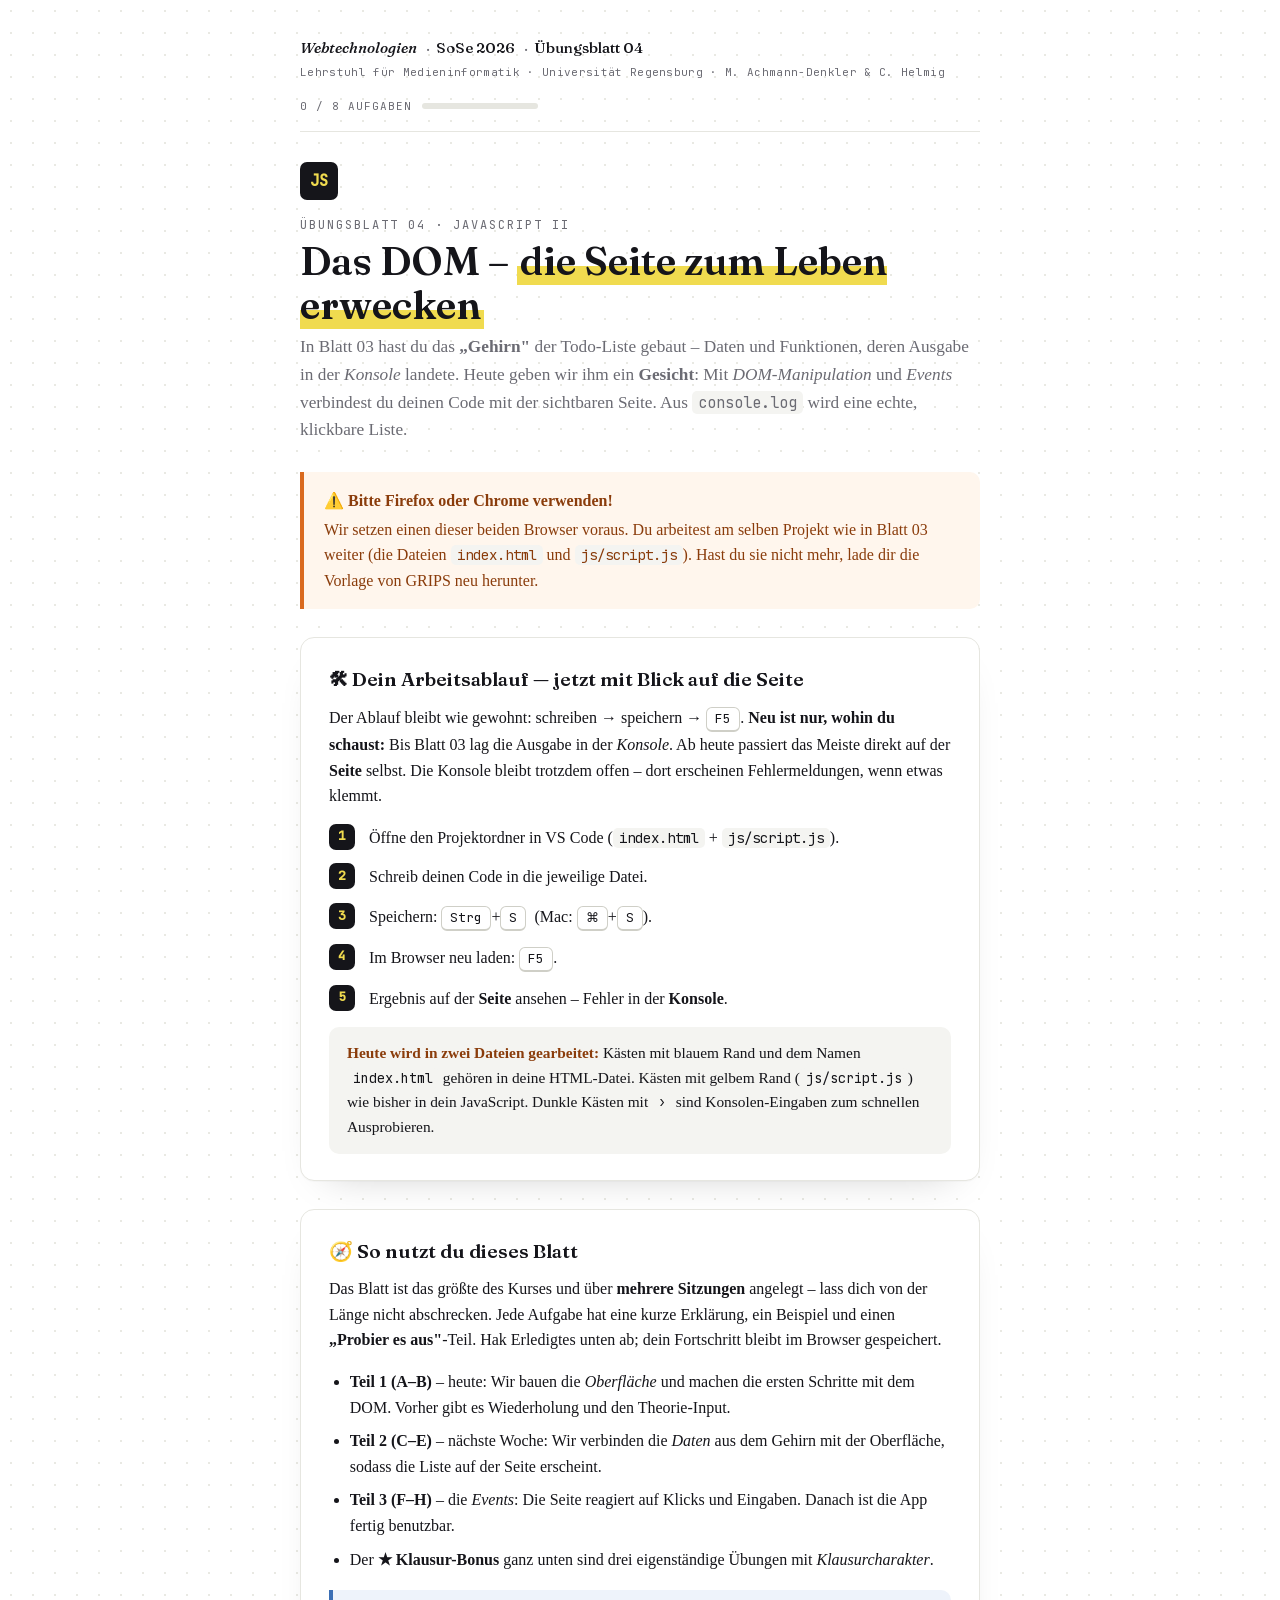
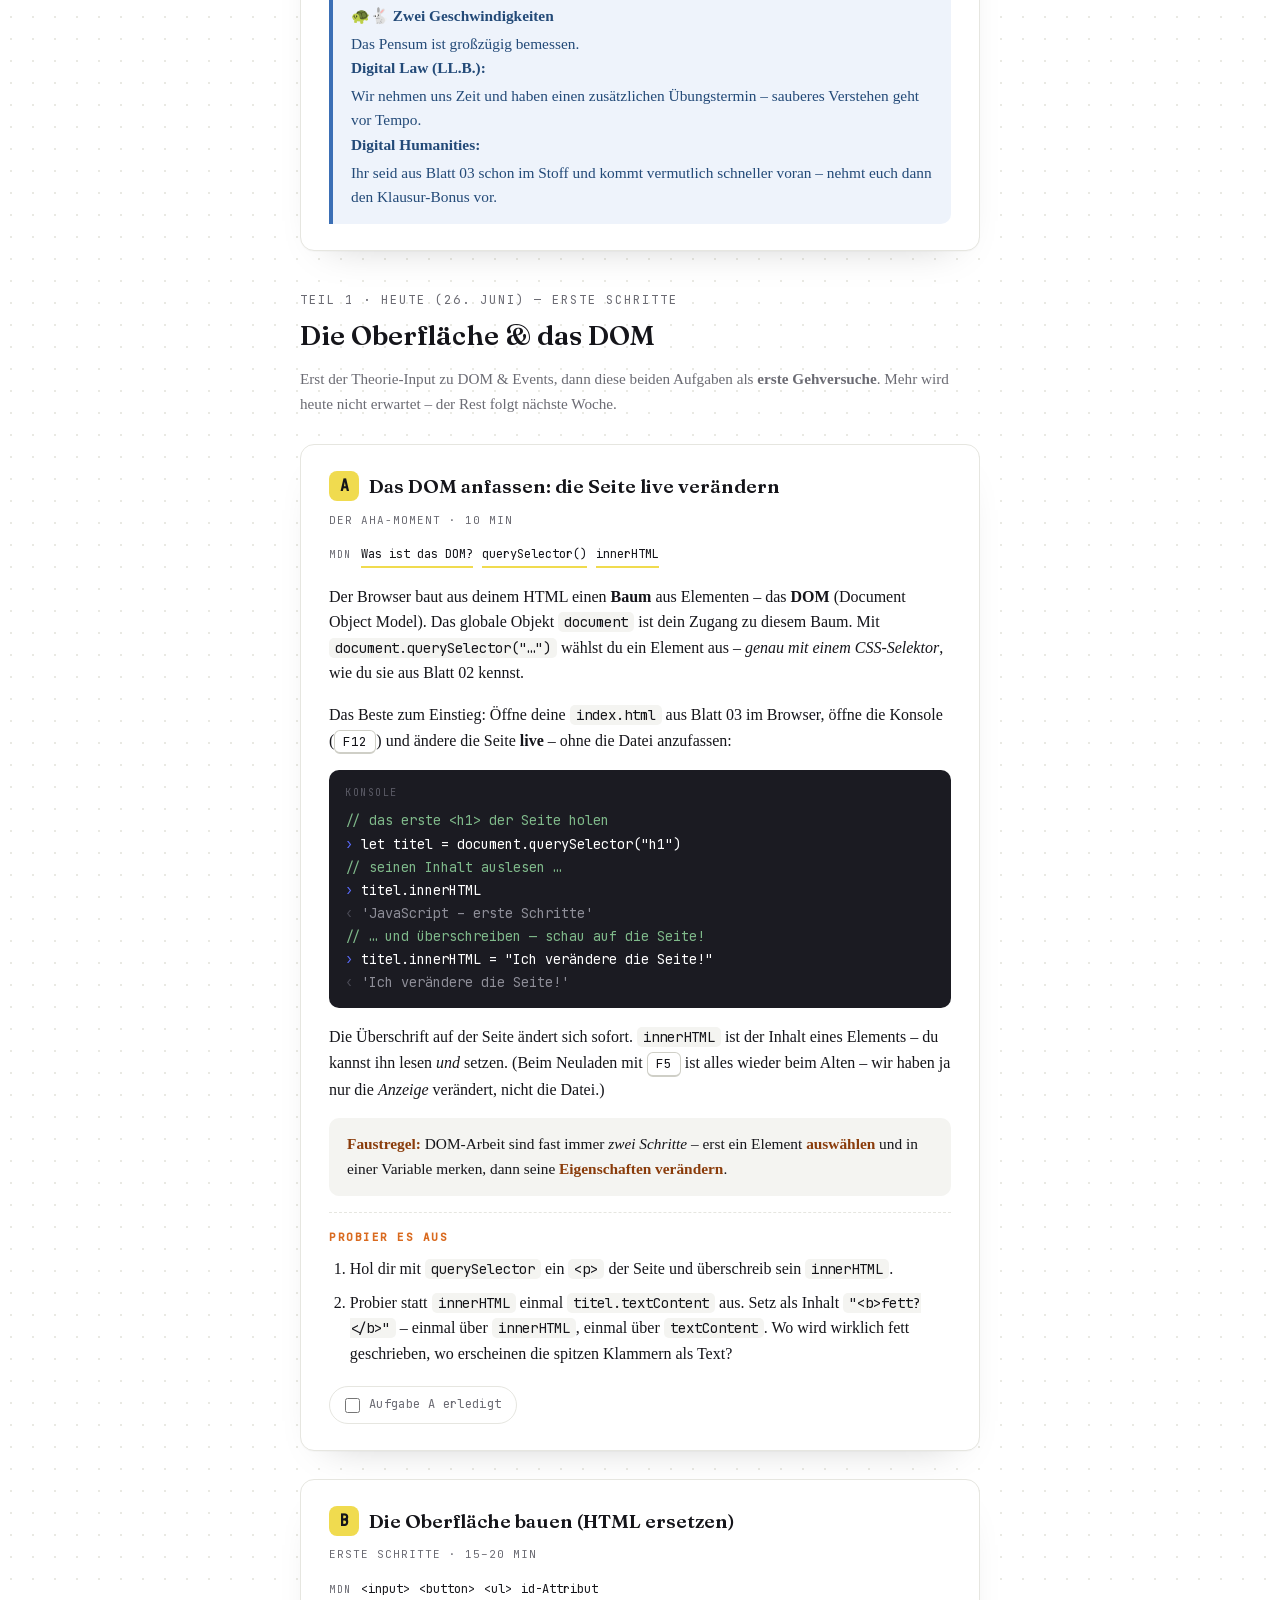
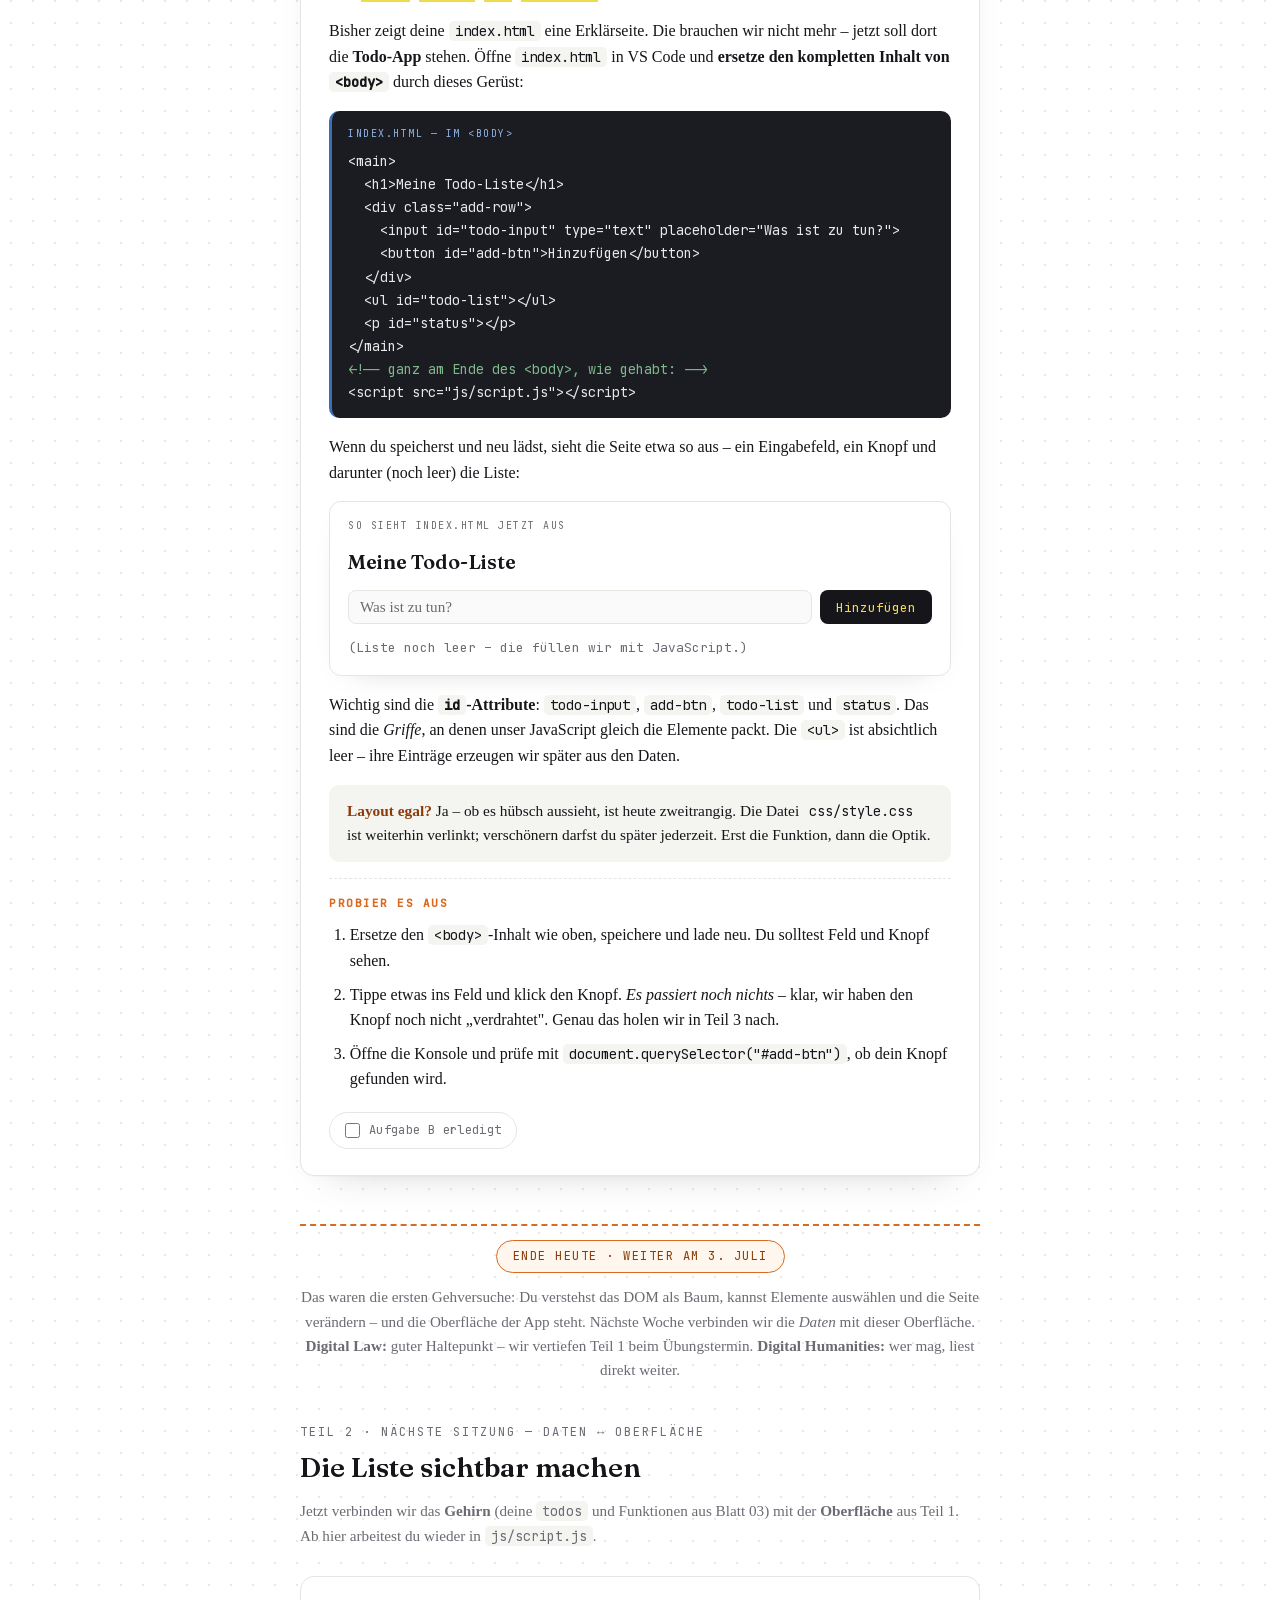
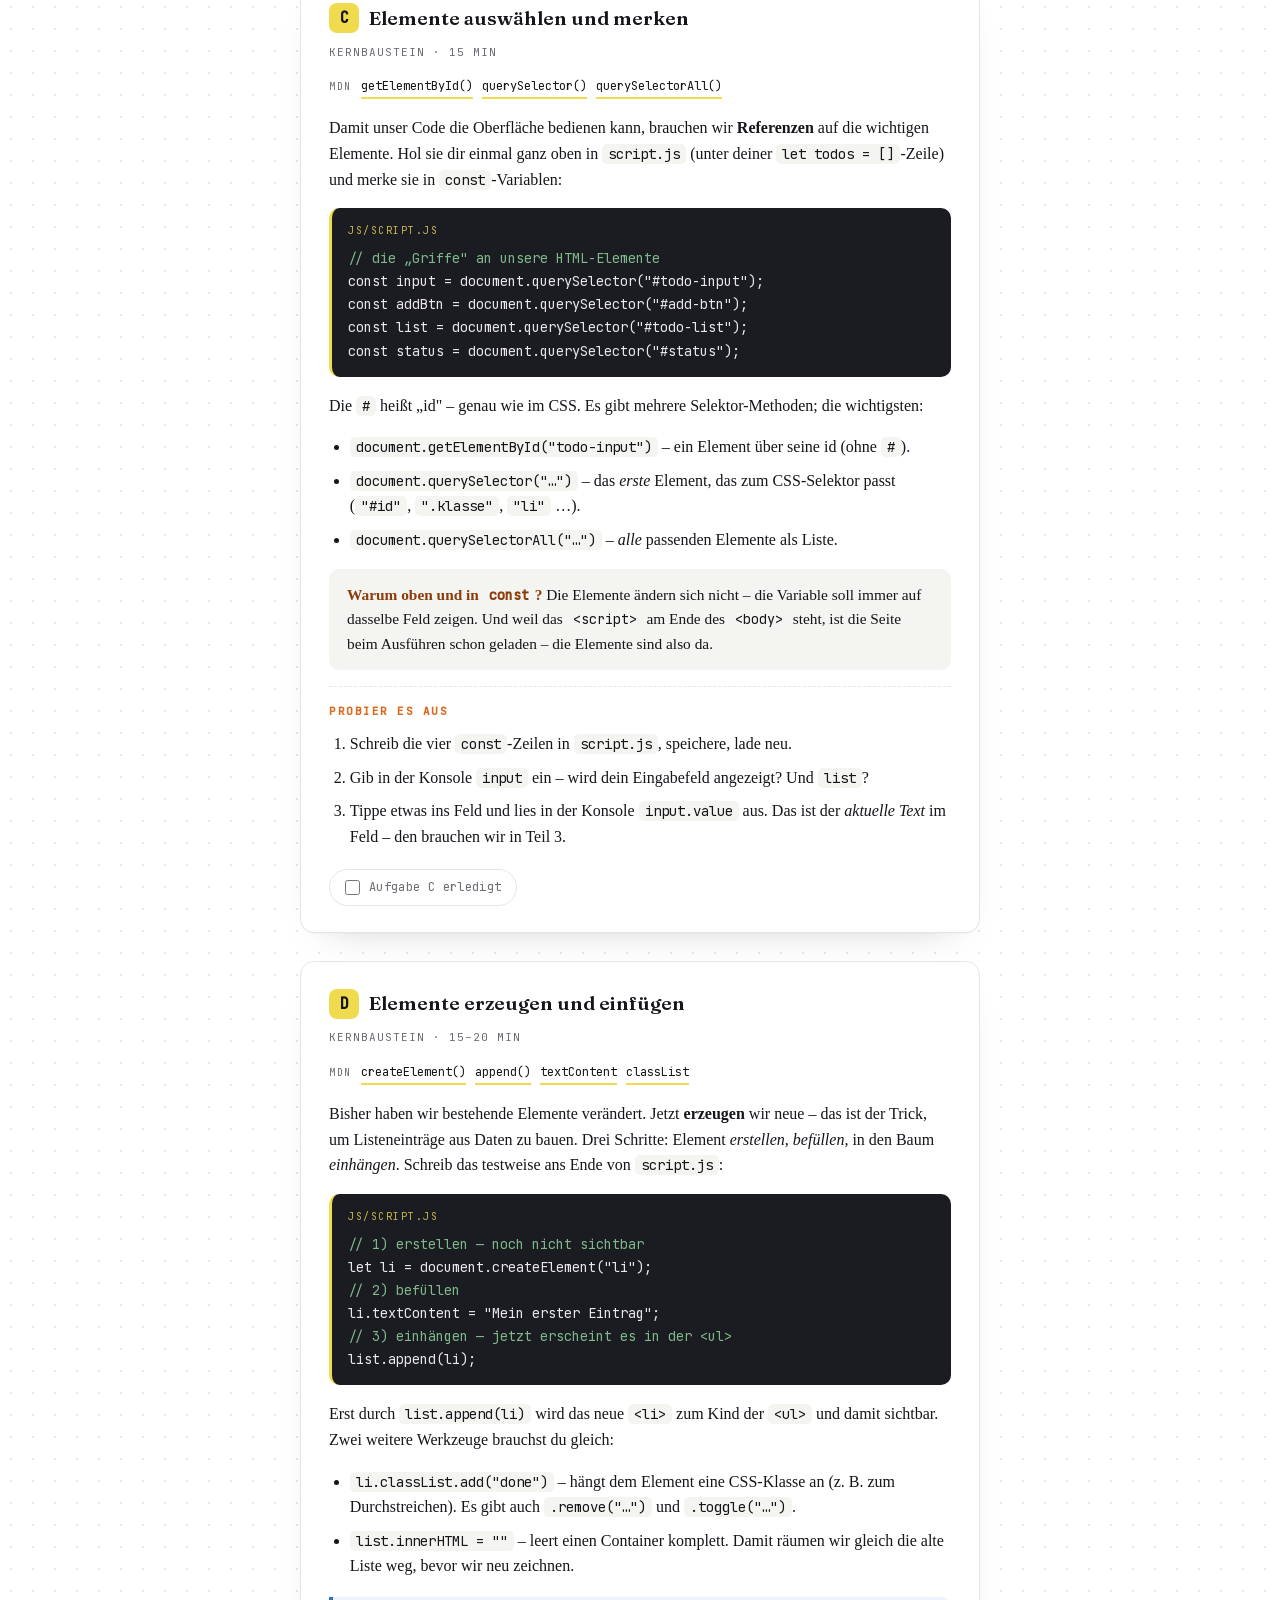
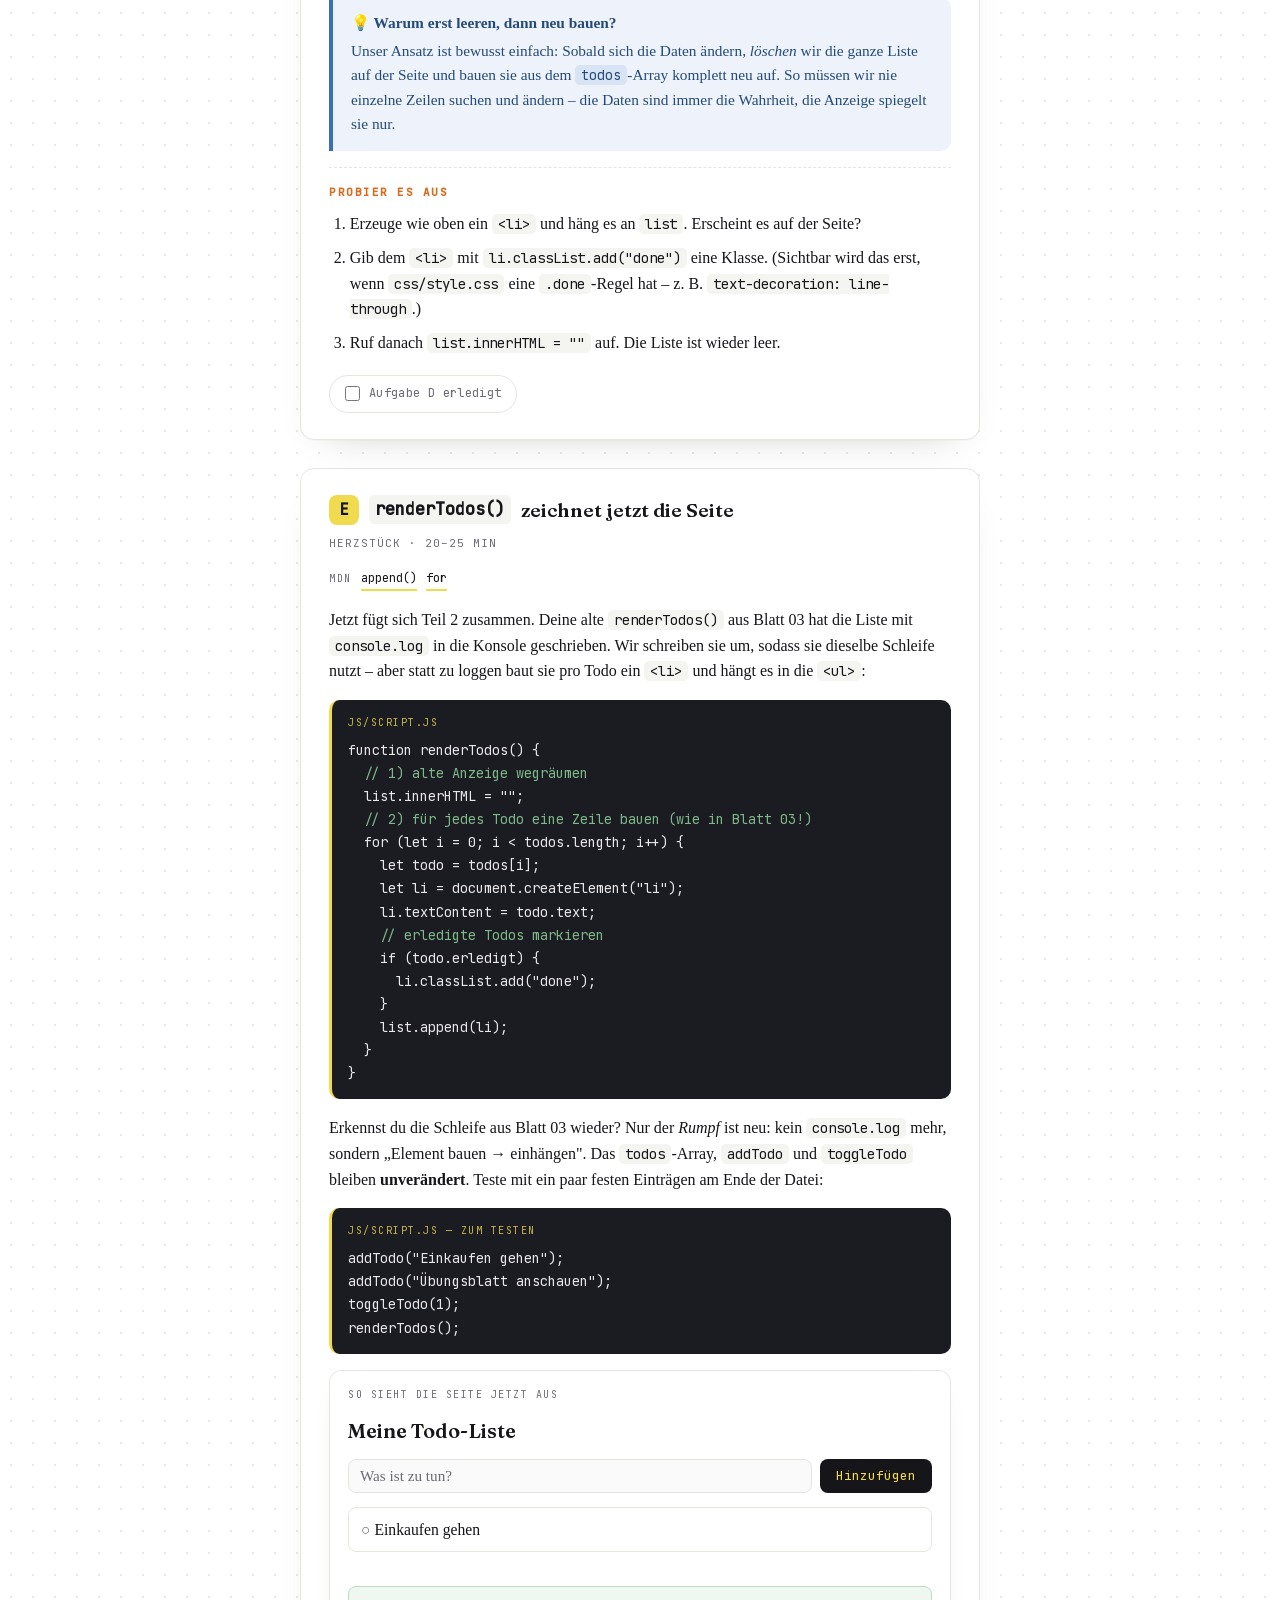
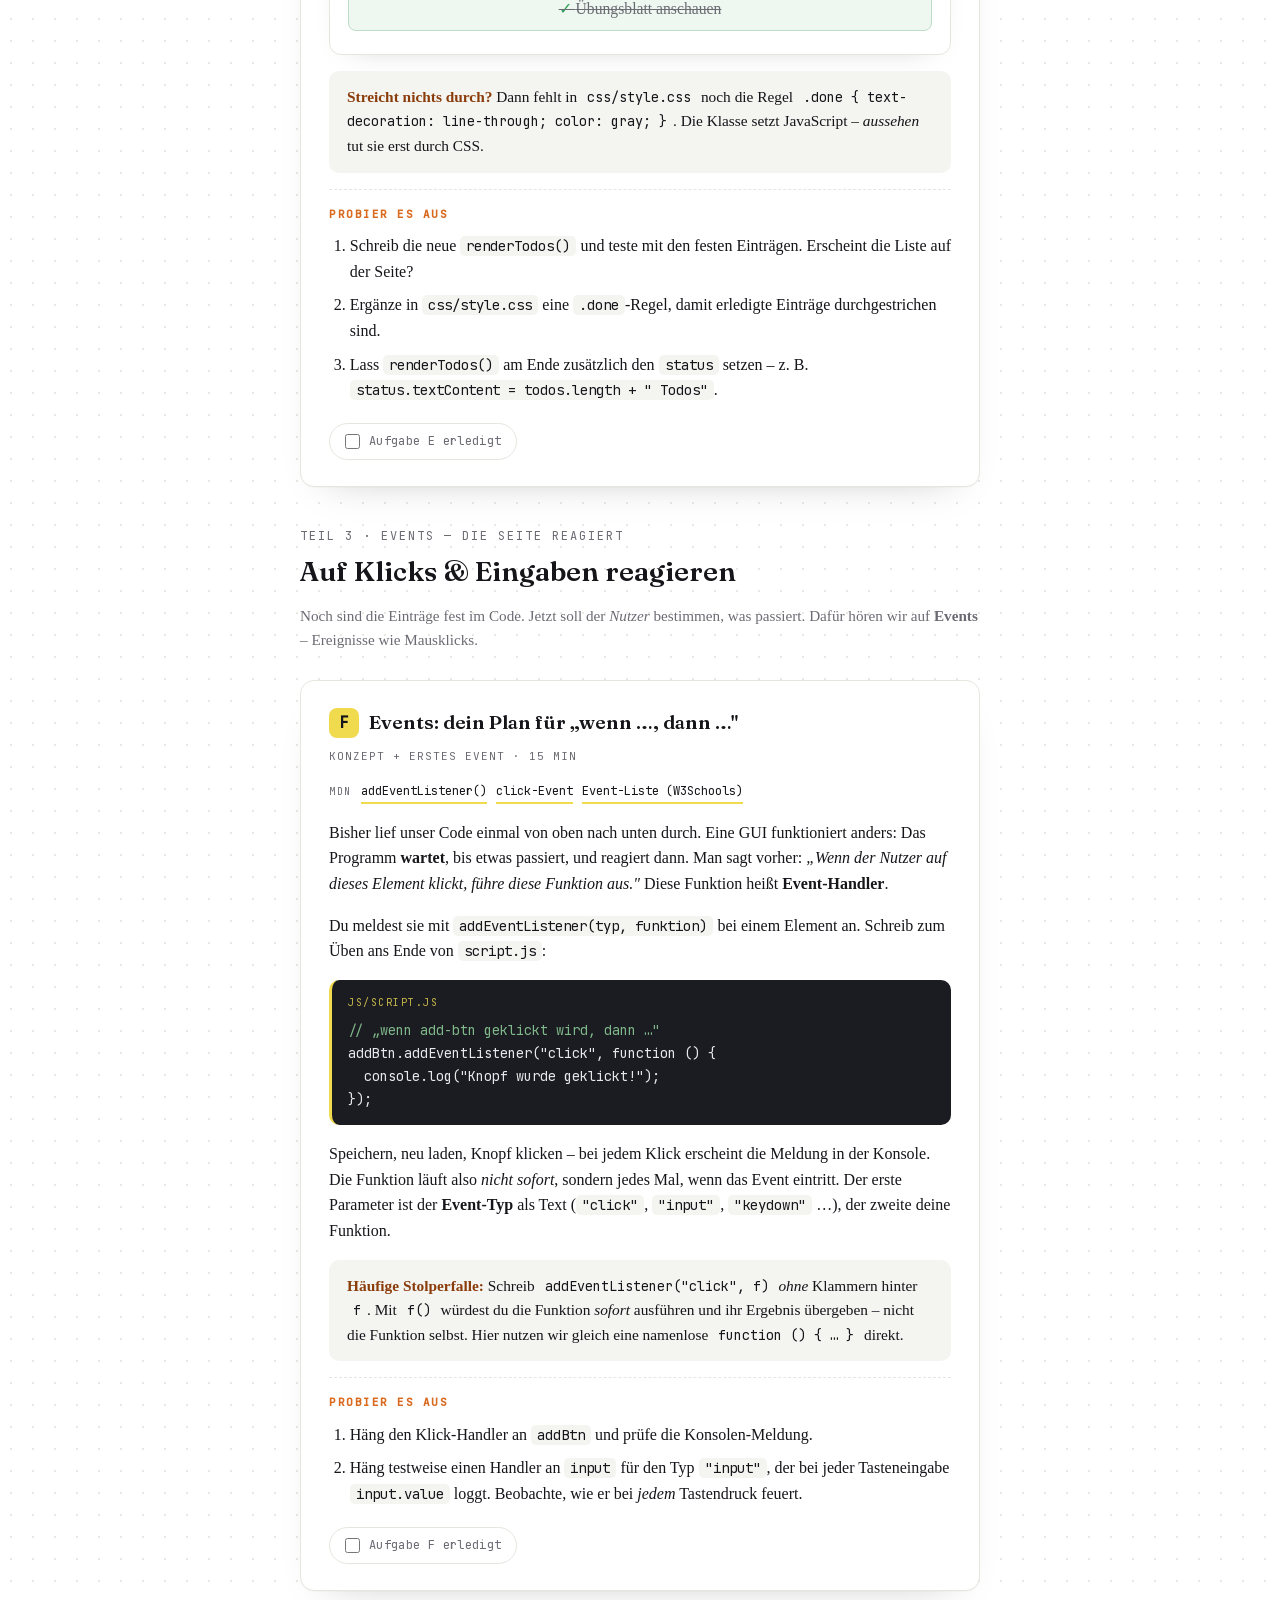
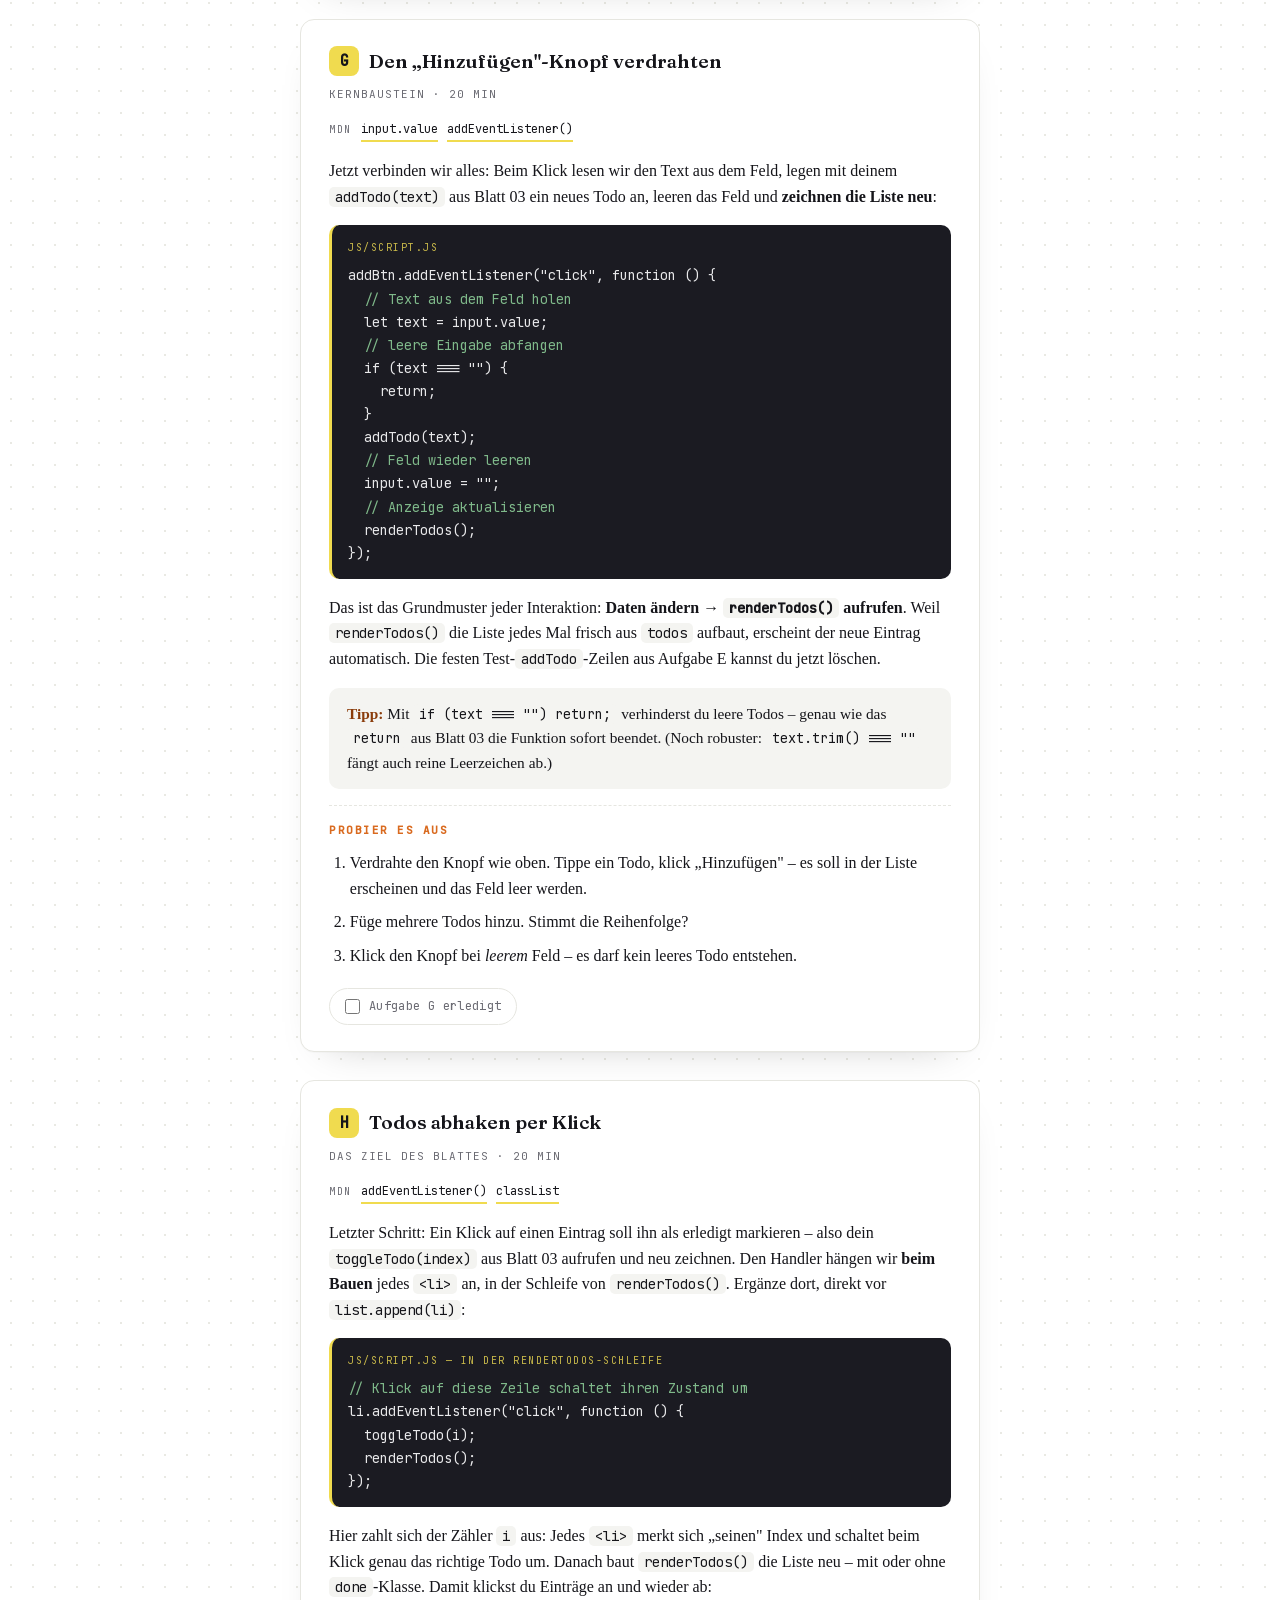
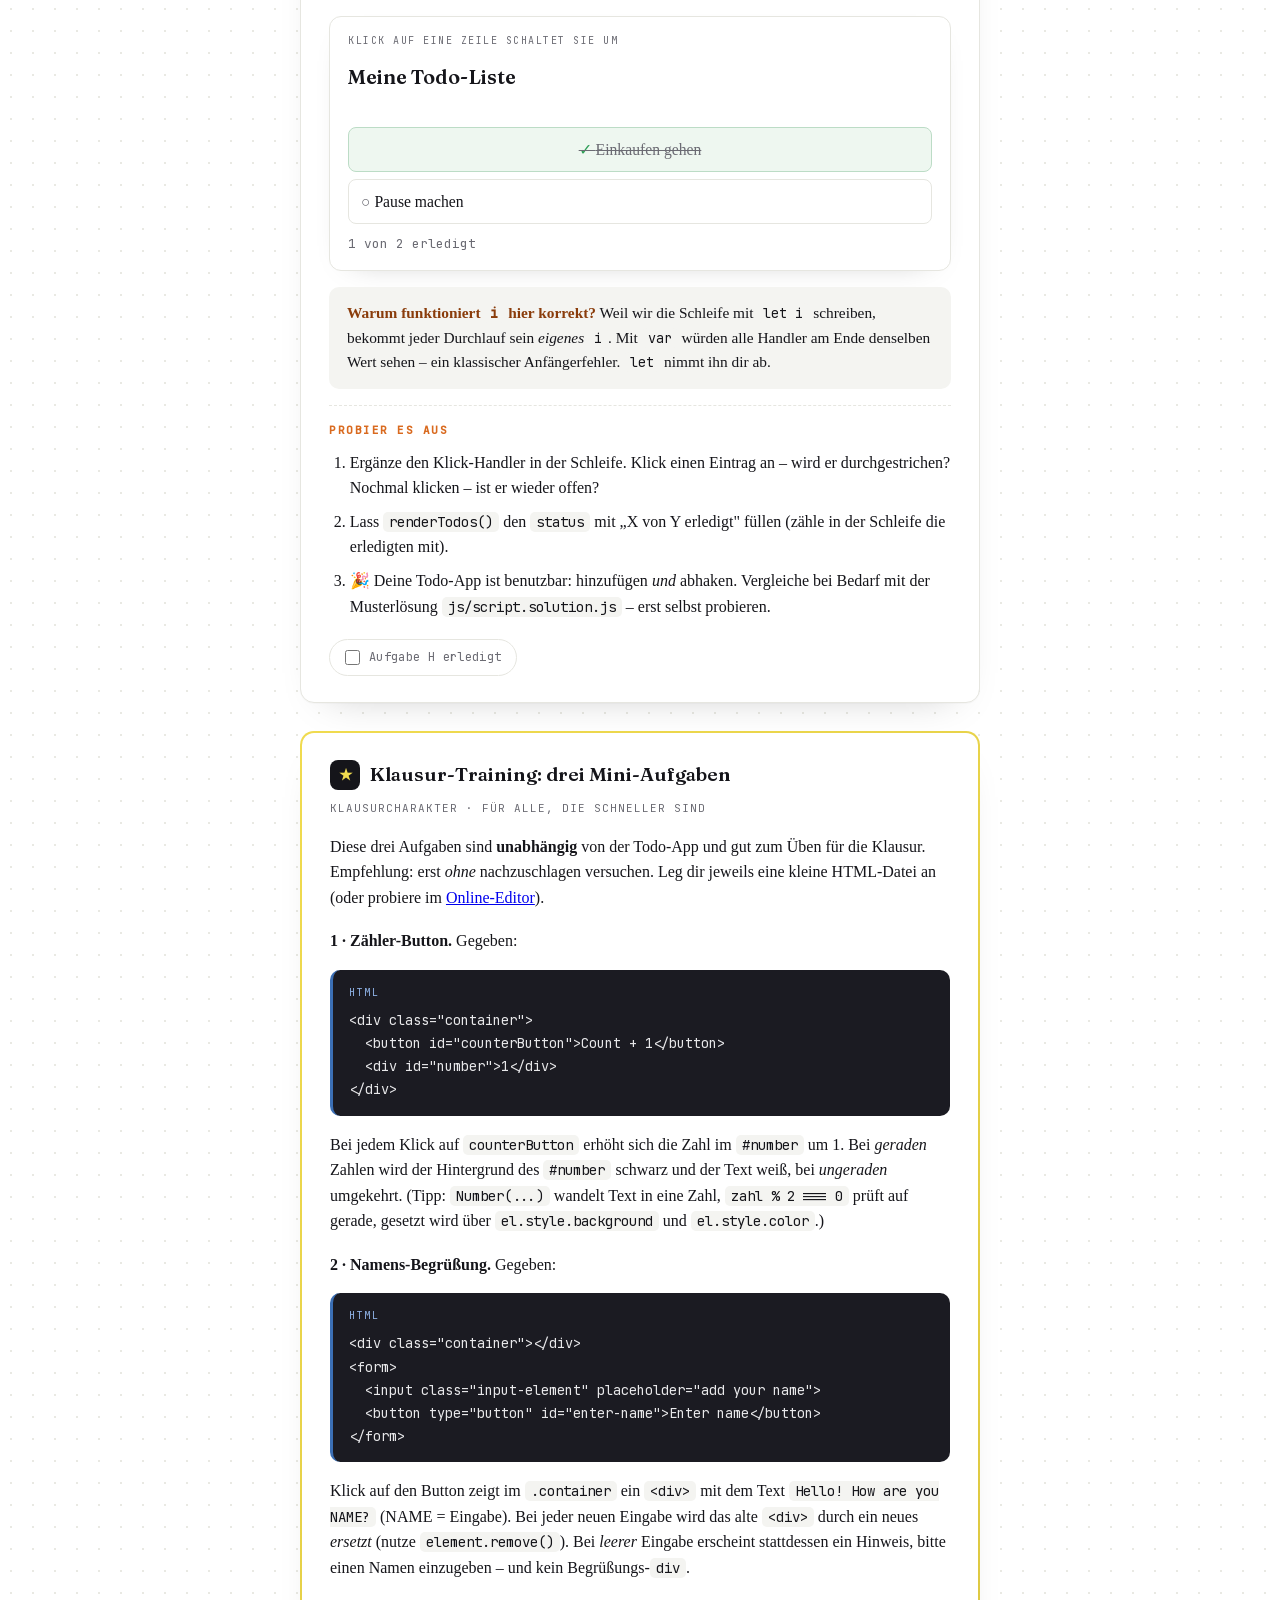
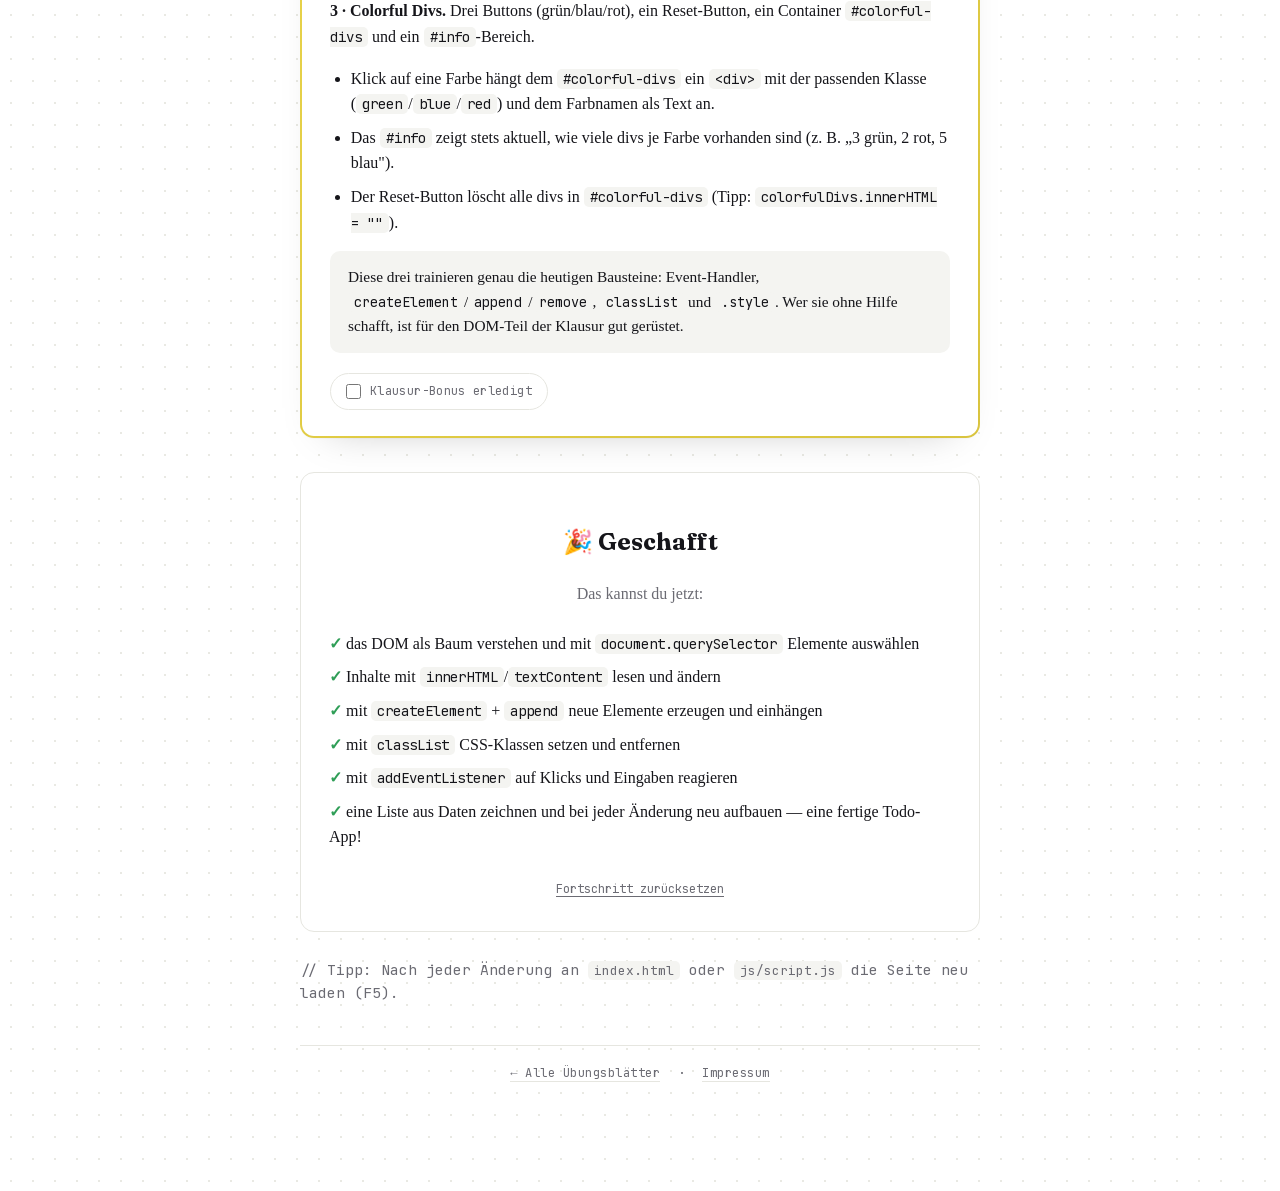
<file: blatt4/index.html>
<!DOCTYPE html>
<html lang="de">
<head>
  <meta charset="UTF-8">
  <meta name="viewport" content="width=device-width, initial-scale=1.0">
  <title>Webtechnologien — Übungsblatt 04 · JavaScript II</title>
  <!-- Selbst gehostete Kurs-Schriften (wie Blatt 01–03), kein externer Request:
       Fraunces für Überschriften, JetBrains Mono für Code. Lese-Serif &
       JS-Gelb bleiben wie in ÜB3. -->
  <link rel="stylesheet" href="../assets/css/fonts.css">
  <style>
    :root {
      --ink:    #15151a;
      --muted:  #6b6b73;
      --paper:  #ffffff;
      --line:   #e6e6e0;
      --accent: #f0db4f;   /* JS-Gelb, sparsam als Akzent */
      --warn-bg:   #fff6ed;
      --warn-line: #d96a1f;
      --warn-ink:  #8a3c0b;
      --chip-bg:   #f4f4f1;
      --py-bg:     #eef3fb;
      --py-line:   #3b6fb5;
      --py-ink:    #234a78;
      --ok:        #2f9e57;
      --ok-bg:     #eef7f0;
      --ok-line:   #bcdcc6;
      --con-bg:    #1b1b22;
      --con-fg:    #e8e8ea;
      --con-in:    #ffffff;
      --con-out:   #8e8e98;
      --con-cmt:   #7fb98a;
      --con-str:   #f0db4f;
      /* Geteilte Schriftfamilie, eigener Lese-Serif */
      --font-display: "Fraunces", "Iowan Old Style", Georgia, serif;
      --font-body:    "Iowan Old Style", "Palatino Linotype", Palatino, Georgia, serif;
      --font-mono:    "JetBrains Mono", ui-monospace, "SF Mono", Menlo, Consolas, monospace;
    }

    * { box-sizing: border-box; }

    body {
      margin: 0;
      min-height: 100vh;
      color: var(--ink);
      background-color: var(--paper);
      background-image: radial-gradient(circle, #e9e9e3 1px, transparent 1px);
      background-size: 22px 22px;
      font-family: var(--font-body);
      line-height: 1.6;
      display: flex;
      justify-content: center;
      padding: 4vh 20px 12vh;
    }

    main { width: 100%; max-width: 680px; }

    /* gestaffeltes Einblenden — nur im Kopfbereich */
    .reveal { opacity: 0; transform: translateY(10px); animation: rise .6s ease forwards; }
    .reveal:nth-child(1) { animation-delay: .05s; }
    .reveal:nth-child(2) { animation-delay: .18s; }
    .reveal:nth-child(3) { animation-delay: .31s; }
    .reveal:nth-child(4) { animation-delay: .44s; }
    @keyframes rise { to { opacity: 1; transform: none; } }
    @media (prefers-reduced-motion: reduce) {
      .reveal { animation: none; opacity: 1; transform: none; }
    }

    /* ── Marken-Kopf (wie Blatt 01–03) ───────────────────────────── */
    header.top {
      display: flex; align-items: center; justify-content: space-between;
      gap: 16px; flex-wrap: wrap;
      padding-bottom: 16px; margin-bottom: 30px;
      border-bottom: 1px solid var(--line);
    }
    .brand {
      font-family: var(--font-display); font-size: 15px; font-weight: 500;
      color: var(--ink); text-decoration: none; display: block;
    }
    .brand .course { font-style: italic; }
    .brand .sep { color: var(--muted); margin: 0 6px; }
    .brand:hover .course { text-decoration: underline; text-decoration-color: var(--accent); text-underline-offset: 3px; }
    .brand-sub {
      display: block; font-family: var(--font-mono); font-size: 11px;
      color: var(--muted); letter-spacing: .03em; margin-top: 4px;
    }
    .progress-readout {
      display: flex; align-items: center; gap: 10px;
      font-family: var(--font-mono); font-size: 11px; letter-spacing: 1px;
      text-transform: uppercase; color: var(--muted);
    }
    .progress-bar { width: 116px; height: 6px; background: var(--line); border-radius: 999px; overflow: hidden; }
    .progress-fill { height: 100%; width: 0; background: var(--ink); border-radius: 999px; transition: width .35s ease; }

    .badge {
      display: inline-flex; align-items: center; justify-content: center;
      width: 38px; height: 38px; border-radius: 7px;
      background: var(--ink); color: var(--accent);
      font-family: var(--font-mono);
      font-weight: 700; font-size: 15px; letter-spacing: .5px;
    }
    .eyebrow {
      font-family: var(--font-mono);
      font-size: 12px; letter-spacing: 2px; text-transform: uppercase;
      color: var(--muted); margin: 16px 0 4px;
    }
    h1 {
      font-family: var(--font-display);
      font-size: 2.5rem; line-height: 1.1; margin: 0 0 6px; font-weight: 600;
    }
    h1 .mark {
      background: linear-gradient(transparent 62%, var(--accent) 62%);
      padding: 0 .08em;
    }
    .lede { color: var(--muted); font-size: 1.08rem; margin: 0; }

    .card {
      background: var(--paper);
      border: 1px solid var(--line);
      border-radius: 14px;
      padding: 26px 28px;
      margin-top: 28px;
      box-shadow: 0 1px 0 rgba(0,0,0,.02), 0 18px 40px -28px rgba(0,0,0,.25);
      transition: border-color .2s ease;
    }
    .card h2 {
      font-family: var(--font-display);
      font-size: 1.2rem; margin: 0 0 10px; font-weight: 600;
      display: flex; align-items: center; gap: 10px;
    }
    .card p { margin: 0 0 16px; }
    .card p:last-child { margin-bottom: 0; }
    code, kbd { font-family: var(--font-mono); }
    code {
      background: var(--chip-bg); border-radius: 5px;
      padding: 1px 6px; font-size: .88em;
      overflow-wrap: anywhere;
    }

    ol, ul { margin: 0; padding-left: 1.3em; }
    ol li, ul li { margin-bottom: 8px; }
    ol li:last-child, ul li:last-child { margin-bottom: 0; }

    kbd {
      display: inline-block;
      background: var(--paper); border: 1px solid #cfcfc7;
      border-bottom-width: 2px; border-radius: 6px;
      padding: 2px 8px; font-size: .8em; line-height: 1.4;
      color: var(--ink); white-space: nowrap;
    }

    /* ── Arbeitsablauf-Schritte ──────────────────────────────────── */
    .flow { list-style: none; padding: 0; margin: 0; counter-reset: step; }
    .flow li {
      position: relative; padding-left: 40px; margin-bottom: 14px; counter-increment: step;
    }
    .flow li:last-child { margin-bottom: 0; }
    .flow li::before {
      content: counter(step); position: absolute; left: 0; top: -1px;
      width: 26px; height: 26px; border-radius: 7px;
      background: var(--ink); color: var(--accent);
      font-family: var(--font-mono); font-weight: 700; font-size: 13px;
      display: inline-flex; align-items: center; justify-content: center;
    }

    .shortcuts {
      margin-top: 16px; border-top: 1px dashed var(--line); padding-top: 16px;
    }
    .shortcuts .row {
      display: flex; flex-wrap: wrap; align-items: baseline; gap: 8px;
      font-size: .95rem; margin-bottom: 8px;
    }
    .shortcuts .row:last-child { margin-bottom: 0; }
    .browser { font-weight: 600; min-width: 74px; }
    .sep { color: var(--muted); }

    .warn {
      margin-top: 28px;
      background: var(--warn-bg);
      border-left: 4px solid var(--warn-line);
      border-radius: 0 10px 10px 0;
      padding: 16px 20px; color: var(--warn-ink);
    }
    .warn strong { display: block; margin-bottom: 3px; }

    .footnote {
      margin-top: 26px; font-size: .92rem; color: var(--muted);
      font-family: var(--font-mono);
    }

    /* ── Aufgaben-Nummer ─────────────────────────────────────────── */
    .num {
      display: inline-flex; align-items: center; justify-content: center;
      width: 30px; height: 30px; border-radius: 8px; flex: none;
      background: var(--accent); color: var(--ink);
      font-family: var(--font-mono); font-weight: 700; font-size: 15px;
      transition: background .2s ease, color .2s ease;
    }
    .meta-time {
      font-family: var(--font-mono);
      font-size: 11px; letter-spacing: 1px; text-transform: uppercase;
      color: var(--muted); margin: 0 0 14px;
    }

    /* ── MDN-Doku-Links ──────────────────────────────────────────── */
    .refs {
      display: flex; flex-wrap: wrap; align-items: baseline; gap: 7px 9px;
      margin: 0 0 18px; font-family: var(--font-mono); font-size: 12px;
    }
    .refs-label {
      font-size: 10px; letter-spacing: 1.5px; text-transform: uppercase;
      color: var(--muted);
    }
    .refs a {
      color: var(--ink); text-decoration: none;
      border-bottom: 2px solid var(--accent); padding-bottom: 1px;
      transition: background .15s ease;
    }
    .refs a:hover { background: var(--accent); }

    /* ── Konsolen-Block (REPL: › Eingabe / ‹ Ausgabe) ────────────── */
    .console, .codefile {
      font-family: var(--font-mono);
      font-size: .85rem; line-height: 1.7;
      background: var(--con-bg); color: var(--con-fg);
      border-radius: 10px; padding: 14px 16px; margin: 0 0 16px;
      overflow-x: auto;
    }
    .console .cl-label, .codefile .fl-label {
      display: block; font-size: 10px; letter-spacing: 1.5px;
      text-transform: uppercase; margin-bottom: 8px;
    }
    .console .cl-label { color: #5b5b66; }
    .console .in, .console .out, .console .cmt,
    .codefile .ln, .codefile .cmt { display: block; white-space: pre; }
    .console .in  { color: var(--con-in); }
    .console .in::before  { content: "› "; color: #5b6cff; }
    .console .out { color: var(--con-out); }
    .console .out::before { content: "‹ "; color: #4a4a55; }
    .console .cmt, .codefile .cmt { color: var(--con-cmt); }
    .console .str, .codefile .str { color: var(--con-str); }

    /* ── Datei-Block (das schreibst du in eine Datei) ────────────── */
    .codefile { border-left: 3px solid var(--accent); }
    .codefile .fl-label { color: #c9b94a; }
    .codefile .ln { color: var(--con-fg); }
    /* HTML-Datei-Variante: blauer Rand zur Unterscheidung von JS */
    .codefile.html { border-left-color: var(--py-line); }
    .codefile.html .fl-label { color: #8fb3e6; }

    /* ── Seiten-Vorschau („So sieht die Seite aus") ──────────────── */
    .screen {
      border: 1px solid var(--line); border-radius: 12px;
      background: #fff; padding: 16px 18px; margin: 0 0 16px;
      box-shadow: 0 10px 30px -24px rgba(0,0,0,.35);
    }
    .screen-label {
      font-family: var(--font-mono); font-size: 10px; letter-spacing: 1.5px;
      text-transform: uppercase; color: var(--muted);
      display: block; margin-bottom: 12px;
    }
    .screen h3 { font-family: var(--font-display); margin: 0 0 12px; font-size: 1.25rem; font-weight: 600; }
    .screen .add-row { display: flex; gap: 8px; margin-bottom: 14px; }
    .screen .add-row input {
      flex: 1; padding: 7px 11px; border: 1px solid var(--line);
      border-radius: 8px; font-family: var(--font-body); font-size: .95rem; color: var(--muted);
    }
    .screen .add-row button {
      padding: 7px 16px; border: none; border-radius: 8px;
      background: var(--ink); color: var(--accent);
      font-family: var(--font-mono); font-size: .82rem; cursor: default; white-space: nowrap;
    }
    .screen ul.mock { list-style: none; padding: 0; margin: 0; }
    .screen ul.mock li {
      padding: 9px 12px; border: 1px solid var(--line); border-radius: 8px;
      margin-bottom: 7px; font-size: .98rem; cursor: default;
    }
    .screen ul.mock li::before { content: "○ "; color: var(--muted); }
    .screen ul.mock li.done { text-decoration: line-through; color: var(--muted); background: var(--ok-bg); border-color: var(--ok-line); }
    .screen ul.mock li.done::before { content: "✓ "; color: var(--ok); text-decoration: none; }
    .screen .stat { font-family: var(--font-mono); font-size: .8rem; color: var(--muted); margin: 10px 0 0; }

    /* ── „Probier es aus" ────────────────────────────────────────── */
    .try {
      margin-top: 16px;
      border-top: 1px dashed var(--line);
      padding-top: 16px;
    }
    .try-label {
      font-family: var(--font-mono);
      font-size: 11px; letter-spacing: 1.5px; text-transform: uppercase;
      color: var(--warn-line); font-weight: 700;
      display: block; margin-bottom: 10px;
    }

    /* ── Python-/DH-Vergleich ────────────────────────────────────── */
    .py {
      margin-top: 18px;
      background: var(--py-bg);
      border-left: 4px solid var(--py-line);
      border-radius: 0 10px 10px 0;
      padding: 14px 18px; color: var(--py-ink);
      font-size: .96rem;
    }
    .py strong { display: block; margin-bottom: 3px; }
    .py code { background: rgba(59,111,181,.12); }

    /* ── Hinweis (neutral) ───────────────────────────────────────── */
    .hint {
      margin-top: 16px;
      background: var(--chip-bg);
      border-radius: 10px;
      padding: 14px 18px; font-size: .96rem; color: var(--ink);
    }
    .hint strong { color: var(--warn-ink); }

    /* ── Aufgabe-erledigt-Schalter (Fortschritt) ─────────────────── */
    .aufgabe-done {
      display: inline-flex; align-items: center; gap: 9px;
      margin-top: 20px; padding: 8px 15px;
      border: 1px solid var(--line); border-radius: 999px;
      font-family: var(--font-mono); font-size: 12px; letter-spacing: .03em;
      color: var(--muted); cursor: pointer; user-select: none;
      transition: background .2s ease, border-color .2s ease, color .2s ease;
    }
    .aufgabe-done input { width: 15px; height: 15px; margin: 0; accent-color: var(--ok); cursor: pointer; }
    .aufgabe-done:hover { border-color: #bdbdb5; color: var(--ink); }
    .card.is-done { border-color: var(--ok-line); }
    .card.is-done .num { background: var(--ok); color: #fff; }
    .card.is-done .aufgabe-done { background: var(--ok-bg); border-color: var(--ok-line); color: #2f7a4e; }

    /* ── Block-Trenner ───────────────────────────────────────────── */
    .divider { margin: 48px 0 8px; text-align: center; }
    .divider .line { border: none; border-top: 2px dashed var(--warn-line); margin: 0 0 14px; }
    .divider .label {
      font-family: var(--font-mono);
      font-size: 12px; letter-spacing: 1.5px; text-transform: uppercase;
      color: var(--warn-ink); background: var(--warn-bg);
      border: 1px solid var(--warn-line);
      border-radius: 999px; padding: 6px 16px; display: inline-block;
    }
    .divider p { color: var(--muted); font-size: .95rem; margin: 12px 0 0; }

    .part-head { margin: 40px 0 0; }
    .part-head .kicker {
      font-family: var(--font-mono);
      font-size: 12px; letter-spacing: 2px; text-transform: uppercase;
      color: var(--muted); margin: 0 0 4px;
    }
    .part-head h2 { font-family: var(--font-display); font-size: 1.7rem; margin: 0; font-weight: 600; }

    /* ── Bonus-Karte ─────────────────────────────────────────────── */
    .card.bonus {
      border: 2px solid transparent;
      background:
        linear-gradient(var(--paper), var(--paper)) padding-box,
        linear-gradient(135deg, var(--accent), #d9c43f) border-box;
    }
    .card.bonus h2 .num { background: var(--ink); color: var(--accent); }

    /* ── Schluss-Karte ───────────────────────────────────────────── */
    .done {
      margin-top: 34px; text-align: center;
      border: 1px solid var(--line); border-radius: 14px;
      padding: 30px 28px; background: var(--paper);
    }
    .done h2 { font-family: var(--font-display); justify-content: center; }
    .done .checks { text-align: left; display: inline-block; margin: 8px auto 0; padding-left: 0; }
    .done .checks li { list-style: none; margin-bottom: 8px; }
    .done .checks li::before { content: "✓ "; color: var(--ok); font-weight: 700; }
    .reset-link {
      margin-top: 22px; background: none; border: none;
      font-family: var(--font-mono); font-size: 12px; color: var(--muted);
      text-decoration: underline; text-underline-offset: 3px; cursor: pointer;
    }
    .reset-link:hover { color: var(--warn-line); }

    /* ── Fuß ─────────────────────────────────────────────────────── */
    footer.site-foot {
      margin-top: 40px; padding-top: 18px; border-top: 1px solid var(--line);
      text-align: center; font-family: var(--font-mono);
      font-size: 12px; letter-spacing: .04em; color: var(--muted);
    }
    footer.site-foot a { color: var(--muted); text-decoration: none; border-bottom: 1px solid var(--line); }
    footer.site-foot a:hover { color: var(--ink); border-color: var(--ink); }
    footer.site-foot .sep { margin: 0 10px; }

    @media (max-width: 480px) {
      h1 { font-size: 2rem; }
      .card { padding: 22px 20px; }
      .progress-readout { font-size: 10px; }
    }
  </style>
</head>
<body data-storage-key="webtech-js2-ub-progress-v1">
  <main>
    <!-- Marken-Kopf + Fortschritt -->
    <header class="top reveal">
      <div class="brand-group">
        <a href="../" class="brand">
          <span class="course">Webtechnologien</span>
          <span class="sep">·</span><span>SoSe 2026</span>
          <span class="sep">·</span><span>Übungsblatt 04</span>
        </a>
        <span class="brand-sub">Lehrstuhl für Medieninformatik · Universität Regensburg · M. Achmann-Denkler &amp; C. Helmig</span>
      </div>
      <div class="progress-readout">
        <span id="progress-text">0 / 8 Aufgaben</span>
        <div class="progress-bar"><div class="progress-fill" id="progress-fill"></div></div>
      </div>
    </header>

    <header class="reveal">
      <span class="badge">JS</span>
      <p class="eyebrow">Übungsblatt 04 · JavaScript II</p>
      <h1>Das DOM – <span class="mark">die Seite zum Leben erwecken</span></h1>
      <p class="lede">In Blatt&nbsp;03 hast du das <strong>„Gehirn"</strong> der Todo-Liste
        gebaut – Daten und Funktionen, deren Ausgabe in der <em>Konsole</em> landete.
        Heute geben wir ihm ein <strong>Gesicht</strong>: Mit <em>DOM-Manipulation</em>
        und <em>Events</em> verbindest du deinen Code mit der sichtbaren Seite. Aus
        <code>console.log</code> wird eine echte, klickbare Liste.</p>
    </header>

    <section class="warn reveal">
      <strong>⚠️ Bitte Firefox oder Chrome verwenden!</strong>
      Wir setzen einen dieser beiden Browser voraus. Du arbeitest am selben
      Projekt wie in Blatt&nbsp;03 weiter (die Dateien <code>index.html</code> und
      <code>js/script.js</code>). Hast du sie nicht mehr, lade dir die Vorlage von
      GRIPS neu herunter.
    </section>

    <!-- ───────────────────────── Arbeitsablauf ───────────────────── -->
    <section class="card">
      <h2>🛠 Dein Arbeitsablauf — jetzt mit Blick auf die Seite</h2>
      <p>Der Ablauf bleibt wie gewohnt: schreiben → speichern → <kbd>F5</kbd>.
        <strong>Neu ist nur, wohin du schaust:</strong> Bis Blatt&nbsp;03 lag die
        Ausgabe in der <em>Konsole</em>. Ab heute passiert das Meiste direkt auf
        der <strong>Seite</strong> selbst. Die Konsole bleibt trotzdem offen –
        dort erscheinen Fehlermeldungen, wenn etwas klemmt.</p>
      <ol class="flow">
        <li>Öffne den Projektordner in VS&nbsp;Code (<code>index.html</code> + <code>js/script.js</code>).</li>
        <li>Schreib deinen Code in die jeweilige Datei.</li>
        <li>Speichern: <kbd>Strg</kbd>+<kbd>S</kbd> &nbsp;(Mac: <kbd>⌘</kbd>+<kbd>S</kbd>).</li>
        <li>Im Browser neu laden: <kbd>F5</kbd>.</li>
        <li>Ergebnis auf der <strong>Seite</strong> ansehen – Fehler in der <strong>Konsole</strong>.</li>
      </ol>
      <div class="hint">
        <strong>Heute wird in zwei Dateien gearbeitet:</strong> Kästen mit blauem Rand
        und dem Namen <code>index.html</code> gehören in deine HTML-Datei. Kästen mit
        gelbem Rand (<code>js/script.js</code>) wie bisher in dein JavaScript. Dunkle
        Kästen mit <code>›</code> sind Konsolen-Eingaben zum schnellen Ausprobieren.
      </div>
    </section>

    <!-- ───────────────────────── So nutzt du das Blatt ───────────── -->
    <section class="card">
      <h2>🧭 So nutzt du dieses Blatt</h2>
      <p>Das Blatt ist das größte des Kurses und über <strong>mehrere Sitzungen</strong>
        angelegt – lass dich von der Länge nicht abschrecken. Jede Aufgabe hat eine
        kurze Erklärung, ein Beispiel und einen <strong>„Probier es aus"</strong>-Teil.
        Hak Erledigtes unten ab; dein Fortschritt bleibt im Browser gespeichert.</p>
      <ul>
        <li><strong>Teil 1 (A–B)</strong> – heute: Wir bauen die <em>Oberfläche</em> und
          machen die ersten Schritte mit dem DOM. Vorher gibt es Wiederholung und den
          Theorie-Input.</li>
        <li><strong>Teil 2 (C–E)</strong> – nächste Woche: Wir verbinden die <em>Daten</em>
          aus dem Gehirn mit der Oberfläche, sodass die Liste auf der Seite erscheint.</li>
        <li><strong>Teil 3 (F–H)</strong> – die <em>Events</em>: Die Seite reagiert auf
          Klicks und Eingaben. Danach ist die App fertig benutzbar.</li>
        <li>Der <strong>★ Klausur-Bonus</strong> ganz unten sind drei eigenständige
          Übungen mit <em>Klausurcharakter</em>.</li>
      </ul>
      <div class="py">
        <strong>🐢🐇 Zwei Geschwindigkeiten</strong>
        Das Pensum ist großzügig bemessen. <strong>Digital Law (LL.B.):</strong> Wir
        nehmen uns Zeit und haben einen zusätzlichen Übungstermin – sauberes
        Verstehen geht vor Tempo. <strong>Digital Humanities:</strong> Ihr seid aus
        Blatt&nbsp;03 schon im Stoff und kommt vermutlich schneller voran – nehmt
        euch dann den Klausur-Bonus vor.
      </div>
    </section>

    <!-- ═══════════════════════════ TEIL 1 ═════════════════════════ -->
    <div class="part-head">
      <p class="kicker">Teil 1 · Heute (26. Juni) — erste Schritte</p>
      <h2>Die Oberfläche &amp; das DOM</h2>
    </div>
    <p style="color:var(--muted); font-size:.95rem; margin:10px 0 0;">
      Erst der Theorie-Input zu DOM &amp; Events, dann diese beiden Aufgaben als
      <strong>erste Gehversuche</strong>. Mehr wird heute nicht erwartet – der Rest
      folgt nächste Woche.</p>

    <!-- A · Was ist das DOM? ───────────────────────────────────────── -->
    <section class="card" data-aufgabe="A">
      <h2><span class="num">A</span> Das DOM anfassen: die Seite live verändern</h2>
      <p class="meta-time">Der Aha-Moment · 10 Min</p>
      <p class="refs"><span class="refs-label">MDN</span>
        <a href="https://developer.mozilla.org/de/docs/Web/API/Document_Object_Model/Introduction" target="_blank" rel="noopener">Was ist das DOM?</a>
        <a href="https://developer.mozilla.org/de/docs/Web/API/Document/querySelector" target="_blank" rel="noopener">querySelector()</a>
        <a href="https://developer.mozilla.org/de/docs/Web/API/Element/innerHTML" target="_blank" rel="noopener">innerHTML</a></p>
      <p>Der Browser baut aus deinem HTML einen <strong>Baum</strong> aus Elementen –
        das <strong>DOM</strong> (Document Object Model). Das globale Objekt
        <code>document</code> ist dein Zugang zu diesem Baum. Mit
        <code>document.querySelector("…")</code> wählst du ein Element aus –
        <em>genau mit einem CSS-Selektor</em>, wie du sie aus Blatt&nbsp;02 kennst.</p>
      <p>Das Beste zum Einstieg: Öffne deine <code>index.html</code> aus Blatt&nbsp;03
        im Browser, öffne die Konsole (<kbd>F12</kbd>) und ändere die Seite
        <strong>live</strong> – ohne die Datei anzufassen:</p>
      <div class="console">
        <span class="cl-label">Konsole</span>
        <span class="cmt">// das erste &lt;h1&gt; der Seite holen</span>
        <span class="in">let titel = document.querySelector("h1")</span>
        <span class="cmt">// seinen Inhalt auslesen …</span>
        <span class="in">titel.innerHTML</span>
        <span class="out">'JavaScript – erste Schritte'</span>
        <span class="cmt">// … und überschreiben — schau auf die Seite!</span>
        <span class="in">titel.innerHTML = "Ich verändere die Seite!"</span>
        <span class="out">'Ich verändere die Seite!'</span>
      </div>
      <p>Die Überschrift auf der Seite ändert sich sofort. <code>innerHTML</code> ist
        der Inhalt eines Elements – du kannst ihn lesen <em>und</em> setzen. (Beim
        Neuladen mit <kbd>F5</kbd> ist alles wieder beim Alten – wir haben ja nur
        die <em>Anzeige</em> verändert, nicht die Datei.)</p>
      <div class="hint">
        <strong>Faustregel:</strong> DOM-Arbeit sind fast immer <em>zwei Schritte</em> –
        erst ein Element <strong>auswählen</strong> und in einer Variable merken,
        dann seine <strong>Eigenschaften verändern</strong>.
      </div>
      <div class="try">
        <span class="try-label">Probier es aus</span>
        <ol>
          <li>Hol dir mit <code>querySelector</code> ein <code>&lt;p&gt;</code> der Seite
            und überschreib sein <code>innerHTML</code>.</li>
          <li>Probier statt <code>innerHTML</code> einmal
            <code>titel.textContent</code> aus. Setz als Inhalt
            <code>"&lt;b&gt;fett?&lt;/b&gt;"</code> – einmal über <code>innerHTML</code>,
            einmal über <code>textContent</code>. Wo wird wirklich fett geschrieben,
            wo erscheinen die spitzen Klammern als Text?</li>
        </ol>
      </div>
      <label class="aufgabe-done"><input type="checkbox" class="aufgabe-check" data-id="A" data-count="1"> Aufgabe A erledigt</label>
    </section>

    <!-- B · Die Oberfläche bauen ───────────────────────────────────── -->
    <section class="card" data-aufgabe="B">
      <h2><span class="num">B</span> Die Oberfläche bauen (HTML ersetzen)</h2>
      <p class="meta-time">Erste Schritte · 15–20 Min</p>
      <p class="refs"><span class="refs-label">MDN</span>
        <a href="https://developer.mozilla.org/de/docs/Web/HTML/Element/input" target="_blank" rel="noopener">&lt;input&gt;</a>
        <a href="https://developer.mozilla.org/de/docs/Web/HTML/Element/button" target="_blank" rel="noopener">&lt;button&gt;</a>
        <a href="https://developer.mozilla.org/de/docs/Web/HTML/Element/ul" target="_blank" rel="noopener">&lt;ul&gt;</a>
        <a href="https://developer.mozilla.org/de/docs/Web/HTML/Global_attributes/id" target="_blank" rel="noopener">id-Attribut</a></p>
      <p>Bisher zeigt deine <code>index.html</code> eine Erklärseite. Die brauchen wir
        nicht mehr – jetzt soll dort die <strong>Todo-App</strong> stehen. Öffne
        <code>index.html</code> in VS&nbsp;Code und <strong>ersetze den kompletten
        Inhalt von <code>&lt;body&gt;</code></strong> durch dieses Gerüst:</p>
      <div class="codefile html">
        <span class="fl-label">index.html — im &lt;body&gt;</span>
        <span class="ln">&lt;main&gt;</span>
        <span class="ln">  &lt;h1&gt;Meine Todo-Liste&lt;/h1&gt;</span>
        <span class="ln"></span>
        <span class="ln">  &lt;div class="add-row"&gt;</span>
        <span class="ln">    &lt;input id="todo-input" type="text" placeholder="Was ist zu tun?"&gt;</span>
        <span class="ln">    &lt;button id="add-btn"&gt;Hinzufügen&lt;/button&gt;</span>
        <span class="ln">  &lt;/div&gt;</span>
        <span class="ln"></span>
        <span class="ln">  &lt;ul id="todo-list"&gt;&lt;/ul&gt;</span>
        <span class="ln"></span>
        <span class="ln">  &lt;p id="status"&gt;&lt;/p&gt;</span>
        <span class="ln">&lt;/main&gt;</span>
        <span class="ln"></span>
        <span class="cmt">&lt;!-- ganz am Ende des &lt;body&gt;, wie gehabt: --&gt;</span>
        <span class="ln">&lt;script src="js/script.js"&gt;&lt;/script&gt;</span>
      </div>
      <p>Wenn du speicherst und neu lädst, sieht die Seite etwa so aus – ein
        Eingabefeld, ein Knopf und darunter (noch leer) die Liste:</p>
      <div class="screen">
        <span class="screen-label">So sieht index.html jetzt aus</span>
        <h3>Meine Todo-Liste</h3>
        <div class="add-row">
          <input type="text" value="Was ist zu tun?" disabled>
          <button>Hinzufügen</button>
        </div>
        <ul class="mock"></ul>
        <p class="stat">(Liste noch leer – die füllen wir mit JavaScript.)</p>
      </div>
      <p>Wichtig sind die <strong><code>id</code>-Attribute</strong>:
        <code>todo-input</code>, <code>add-btn</code>, <code>todo-list</code> und
        <code>status</code>. Das sind die <em>Griffe</em>, an denen unser JavaScript
        gleich die Elemente packt. Die <code>&lt;ul&gt;</code> ist absichtlich leer –
        ihre Einträge erzeugen wir später aus den Daten.</p>
      <div class="hint">
        <strong>Layout egal?</strong> Ja – ob es hübsch aussieht, ist heute zweitrangig.
        Die Datei <code>css/style.css</code> ist weiterhin verlinkt; verschönern darfst
        du später jederzeit. Erst die Funktion, dann die Optik.
      </div>
      <div class="try">
        <span class="try-label">Probier es aus</span>
        <ol>
          <li>Ersetze den <code>&lt;body&gt;</code>-Inhalt wie oben, speichere und lade neu.
            Du solltest Feld und Knopf sehen.</li>
          <li>Tippe etwas ins Feld und klick den Knopf. <em>Es passiert noch nichts</em> –
            klar, wir haben den Knopf noch nicht „verdrahtet". Genau das holen wir in
            Teil&nbsp;3 nach.</li>
          <li>Öffne die Konsole und prüfe mit
            <code>document.querySelector("#add-btn")</code>, ob dein Knopf gefunden wird.</li>
        </ol>
      </div>
      <label class="aufgabe-done"><input type="checkbox" class="aufgabe-check" data-id="B" data-count="1"> Aufgabe B erledigt</label>
    </section>

    <!-- ─────────────────────── Block-Schnitt ─────────────────────── -->
    <div class="divider">
      <hr class="line">
      <span class="label">Ende heute · weiter am 3. Juli</span>
      <p>Das waren die ersten Gehversuche: Du verstehst das DOM als Baum, kannst
        Elemente auswählen und die Seite verändern – und die Oberfläche der App steht.
        Nächste Woche verbinden wir die <em>Daten</em> mit dieser Oberfläche. <br>
        <strong>Digital Law:</strong> guter Haltepunkt – wir vertiefen Teil&nbsp;1
        beim Übungstermin. <strong>Digital Humanities:</strong> wer mag, liest direkt weiter.</p>
    </div>

    <!-- ═══════════════════════════ TEIL 2 ═════════════════════════ -->
    <div class="part-head">
      <p class="kicker">Teil 2 · Nächste Sitzung — Daten ↔ Oberfläche</p>
      <h2>Die Liste sichtbar machen</h2>
    </div>
    <p style="color:var(--muted); font-size:.95rem; margin:10px 0 0;">
      Jetzt verbinden wir das <strong>Gehirn</strong> (deine <code>todos</code> und
      Funktionen aus Blatt&nbsp;03) mit der <strong>Oberfläche</strong> aus Teil&nbsp;1.
      Ab hier arbeitest du wieder in <code>js/script.js</code>.</p>

    <!-- C · Elemente auswählen ─────────────────────────────────────── -->
    <section class="card" data-aufgabe="C">
      <h2><span class="num">C</span> Elemente auswählen und merken</h2>
      <p class="meta-time">Kernbaustein · 15 Min</p>
      <p class="refs"><span class="refs-label">MDN</span>
        <a href="https://developer.mozilla.org/de/docs/Web/API/Document/getElementById" target="_blank" rel="noopener">getElementById()</a>
        <a href="https://developer.mozilla.org/de/docs/Web/API/Document/querySelector" target="_blank" rel="noopener">querySelector()</a>
        <a href="https://developer.mozilla.org/de/docs/Web/API/Document/querySelectorAll" target="_blank" rel="noopener">querySelectorAll()</a></p>
      <p>Damit unser Code die Oberfläche bedienen kann, brauchen wir
        <strong>Referenzen</strong> auf die wichtigen Elemente. Hol sie dir einmal ganz
        oben in <code>script.js</code> (unter deiner <code>let todos = []</code>-Zeile)
        und merke sie in <code>const</code>-Variablen:</p>
      <div class="codefile">
        <span class="fl-label">js/script.js</span>
        <span class="cmt">// die „Griffe" an unsere HTML-Elemente</span>
        <span class="ln">const input = document.querySelector("#todo-input");</span>
        <span class="ln">const addBtn = document.querySelector("#add-btn");</span>
        <span class="ln">const list = document.querySelector("#todo-list");</span>
        <span class="ln">const status = document.querySelector("#status");</span>
      </div>
      <p>Die <code>#</code> heißt „id" – genau wie im CSS. Es gibt mehrere
        Selektor-Methoden; die wichtigsten:</p>
      <ul>
        <li><code>document.getElementById("todo-input")</code> – ein Element über seine id
          (ohne <code>#</code>).</li>
        <li><code>document.querySelector("…")</code> – das <em>erste</em> Element, das zum
          CSS-Selektor passt (<code>"#id"</code>, <code>".klasse"</code>, <code>"li"</code> …).</li>
        <li><code>document.querySelectorAll("…")</code> – <em>alle</em> passenden Elemente
          als Liste.</li>
      </ul>
      <div class="hint">
        <strong>Warum oben und in <code>const</code>?</strong> Die Elemente ändern sich
        nicht – die Variable soll immer auf dasselbe Feld zeigen. Und weil das
        <code>&lt;script&gt;</code> am Ende des <code>&lt;body&gt;</code> steht, ist die
        Seite beim Ausführen schon geladen – die Elemente sind also da.
      </div>
      <div class="try">
        <span class="try-label">Probier es aus</span>
        <ol>
          <li>Schreib die vier <code>const</code>-Zeilen in <code>script.js</code>, speichere,
            lade neu.</li>
          <li>Gib in der Konsole <code>input</code> ein – wird dein Eingabefeld angezeigt?
            Und <code>list</code>?</li>
          <li>Tippe etwas ins Feld und lies in der Konsole <code>input.value</code> aus.
            Das ist der <em>aktuelle Text</em> im Feld – den brauchen wir in Teil&nbsp;3.</li>
        </ol>
      </div>
      <label class="aufgabe-done"><input type="checkbox" class="aufgabe-check" data-id="C" data-count="1"> Aufgabe C erledigt</label>
    </section>

    <!-- D · Elemente erzeugen & einfügen ───────────────────────────── -->
    <section class="card" data-aufgabe="D">
      <h2><span class="num">D</span> Elemente erzeugen und einfügen</h2>
      <p class="meta-time">Kernbaustein · 15–20 Min</p>
      <p class="refs"><span class="refs-label">MDN</span>
        <a href="https://developer.mozilla.org/de/docs/Web/API/Document/createElement" target="_blank" rel="noopener">createElement()</a>
        <a href="https://developer.mozilla.org/de/docs/Web/API/Element/append" target="_blank" rel="noopener">append()</a>
        <a href="https://developer.mozilla.org/de/docs/Web/API/Node/textContent" target="_blank" rel="noopener">textContent</a>
        <a href="https://developer.mozilla.org/de/docs/Web/API/Element/classList" target="_blank" rel="noopener">classList</a></p>
      <p>Bisher haben wir bestehende Elemente verändert. Jetzt <strong>erzeugen</strong>
        wir neue – das ist der Trick, um Listeneinträge aus Daten zu bauen. Drei
        Schritte: Element <em>erstellen</em>, <em>befüllen</em>, in den Baum
        <em>einhängen</em>. Schreib das testweise ans Ende von <code>script.js</code>:</p>
      <div class="codefile">
        <span class="fl-label">js/script.js</span>
        <span class="cmt">// 1) erstellen — noch nicht sichtbar</span>
        <span class="ln">let li = document.createElement("li");</span>
        <span class="cmt">// 2) befüllen</span>
        <span class="ln">li.textContent = "Mein erster Eintrag";</span>
        <span class="cmt">// 3) einhängen — jetzt erscheint es in der &lt;ul&gt;</span>
        <span class="ln">list.append(li);</span>
      </div>
      <p>Erst durch <code>list.append(li)</code> wird das neue
        <code>&lt;li&gt;</code> zum Kind der <code>&lt;ul&gt;</code> und damit sichtbar.
        Zwei weitere Werkzeuge brauchst du gleich:</p>
      <ul>
        <li><code>li.classList.add("done")</code> – hängt dem Element eine CSS-Klasse an
          (z.&nbsp;B. zum Durchstreichen). Es gibt auch <code>.remove("…")</code> und
          <code>.toggle("…")</code>.</li>
        <li><code>list.innerHTML = ""</code> – leert einen Container komplett. Damit
          räumen wir gleich die alte Liste weg, bevor wir neu zeichnen.</li>
      </ul>
      <div class="py">
        <strong>💡 Warum erst leeren, dann neu bauen?</strong>
        Unser Ansatz ist bewusst einfach: Sobald sich die Daten ändern, <em>löschen</em>
        wir die ganze Liste auf der Seite und bauen sie aus dem <code>todos</code>-Array
        komplett neu auf. So müssen wir nie einzelne Zeilen suchen und ändern – die
        Daten sind immer die Wahrheit, die Anzeige spiegelt sie nur.
      </div>
      <div class="try">
        <span class="try-label">Probier es aus</span>
        <ol>
          <li>Erzeuge wie oben ein <code>&lt;li&gt;</code> und häng es an <code>list</code>.
            Erscheint es auf der Seite?</li>
          <li>Gib dem <code>&lt;li&gt;</code> mit <code>li.classList.add("done")</code> eine
            Klasse. (Sichtbar wird das erst, wenn <code>css/style.css</code> eine
            <code>.done</code>-Regel hat – z.&nbsp;B.
            <code>text-decoration: line-through</code>.)</li>
          <li>Ruf danach <code>list.innerHTML = ""</code> auf. Die Liste ist wieder leer.</li>
        </ol>
      </div>
      <label class="aufgabe-done"><input type="checkbox" class="aufgabe-check" data-id="D" data-count="1"> Aufgabe D erledigt</label>
    </section>

    <!-- E · renderTodos neu schreiben ──────────────────────────────── -->
    <section class="card" data-aufgabe="E">
      <h2><span class="num">E</span> <code>renderTodos()</code> zeichnet jetzt die Seite</h2>
      <p class="meta-time">Herzstück · 20–25 Min</p>
      <p class="refs"><span class="refs-label">MDN</span>
        <a href="https://developer.mozilla.org/de/docs/Web/API/Element/append" target="_blank" rel="noopener">append()</a>
        <a href="https://developer.mozilla.org/de/docs/Web/JavaScript/Reference/Statements/for" target="_blank" rel="noopener">for</a></p>
      <p>Jetzt fügt sich Teil&nbsp;2 zusammen. Deine alte <code>renderTodos()</code> aus
        Blatt&nbsp;03 hat die Liste mit <code>console.log</code> in die Konsole geschrieben.
        Wir schreiben sie um, sodass sie dieselbe Schleife nutzt – aber statt zu loggen
        baut sie pro Todo ein <code>&lt;li&gt;</code> und hängt es in die
        <code>&lt;ul&gt;</code>:</p>
      <div class="codefile">
        <span class="fl-label">js/script.js</span>
        <span class="ln">function renderTodos() {</span>
        <span class="cmt">  // 1) alte Anzeige wegräumen</span>
        <span class="ln">  list.innerHTML = "";</span>
        <span class="ln"></span>
        <span class="cmt">  // 2) für jedes Todo eine Zeile bauen (wie in Blatt 03!)</span>
        <span class="ln">  for (let i = 0; i &lt; todos.length; i++) {</span>
        <span class="ln">    let todo = todos[i];</span>
        <span class="ln"></span>
        <span class="ln">    let li = document.createElement("li");</span>
        <span class="ln">    li.textContent = todo.text;</span>
        <span class="ln"></span>
        <span class="cmt">    // erledigte Todos markieren</span>
        <span class="ln">    if (todo.erledigt) {</span>
        <span class="ln">      li.classList.add("done");</span>
        <span class="ln">    }</span>
        <span class="ln"></span>
        <span class="ln">    list.append(li);</span>
        <span class="ln">  }</span>
        <span class="ln">}</span>
      </div>
      <p>Erkennst du die Schleife aus Blatt&nbsp;03 wieder? Nur der <em>Rumpf</em> ist neu:
        kein <code>console.log</code> mehr, sondern „Element bauen → einhängen". Das
        <code>todos</code>-Array, <code>addTodo</code> und <code>toggleTodo</code>
        bleiben <strong>unverändert</strong>. Teste mit ein paar festen Einträgen am Ende
        der Datei:</p>
      <div class="codefile">
        <span class="fl-label">js/script.js — zum Testen</span>
        <span class="ln">addTodo("Einkaufen gehen");</span>
        <span class="ln">addTodo("Übungsblatt anschauen");</span>
        <span class="ln">toggleTodo(1);</span>
        <span class="ln">renderTodos();</span>
      </div>
      <div class="screen">
        <span class="screen-label">So sieht die Seite jetzt aus</span>
        <h3>Meine Todo-Liste</h3>
        <div class="add-row">
          <input type="text" value="Was ist zu tun?" disabled>
          <button>Hinzufügen</button>
        </div>
        <ul class="mock">
          <li>Einkaufen gehen</li>
          <li class="done">Übungsblatt anschauen</li>
        </ul>
      </div>
      <div class="hint">
        <strong>Streicht nichts durch?</strong> Dann fehlt in <code>css/style.css</code>
        noch die Regel <code>.done { text-decoration: line-through; color: gray; }</code>.
        Die Klasse setzt JavaScript – <em>aussehen</em> tut sie erst durch CSS.
      </div>
      <div class="try">
        <span class="try-label">Probier es aus</span>
        <ol>
          <li>Schreib die neue <code>renderTodos()</code> und teste mit den festen Einträgen.
            Erscheint die Liste auf der Seite?</li>
          <li>Ergänze in <code>css/style.css</code> eine <code>.done</code>-Regel, damit
            erledigte Einträge durchgestrichen sind.</li>
          <li>Lass <code>renderTodos()</code> am Ende zusätzlich den
            <code>status</code> setzen – z.&nbsp;B.
            <code>status.textContent = todos.length + " Todos"</code>.</li>
        </ol>
      </div>
      <label class="aufgabe-done"><input type="checkbox" class="aufgabe-check" data-id="E" data-count="1"> Aufgabe E erledigt</label>
    </section>

    <!-- ═══════════════════════════ TEIL 3 ═════════════════════════ -->
    <div class="part-head">
      <p class="kicker">Teil 3 · Events — die Seite reagiert</p>
      <h2>Auf Klicks &amp; Eingaben reagieren</h2>
    </div>
    <p style="color:var(--muted); font-size:.95rem; margin:10px 0 0;">
      Noch sind die Einträge fest im Code. Jetzt soll der <em>Nutzer</em> bestimmen,
      was passiert. Dafür hören wir auf <strong>Events</strong> – Ereignisse wie
      Mausklicks.</p>

    <!-- F · Events verstehen ───────────────────────────────────────── -->
    <section class="card" data-aufgabe="F">
      <h2><span class="num">F</span> Events: dein Plan für „wenn …, dann …"</h2>
      <p class="meta-time">Konzept + erstes Event · 15 Min</p>
      <p class="refs"><span class="refs-label">MDN</span>
        <a href="https://developer.mozilla.org/de/docs/Web/API/EventTarget/addEventListener" target="_blank" rel="noopener">addEventListener()</a>
        <a href="https://developer.mozilla.org/de/docs/Web/API/Element/click_event" target="_blank" rel="noopener">click-Event</a>
        <a href="https://www.w3schools.com/jsref/dom_obj_event.asp" target="_blank" rel="noopener">Event-Liste (W3Schools)</a></p>
      <p>Bisher lief unser Code einmal von oben nach unten durch. Eine GUI funktioniert
        anders: Das Programm <strong>wartet</strong>, bis etwas passiert, und reagiert
        dann. Man sagt vorher: <em>„Wenn der Nutzer auf dieses Element klickt, führe
        diese Funktion aus."</em> Diese Funktion heißt <strong>Event-Handler</strong>.</p>
      <p>Du meldest sie mit <code>addEventListener(typ, funktion)</code> bei einem Element
        an. Schreib zum Üben ans Ende von <code>script.js</code>:</p>
      <div class="codefile">
        <span class="fl-label">js/script.js</span>
        <span class="cmt">// „wenn add-btn geklickt wird, dann …"</span>
        <span class="ln">addBtn.addEventListener("click", function () {</span>
        <span class="ln">  console.log("Knopf wurde geklickt!");</span>
        <span class="ln">});</span>
      </div>
      <p>Speichern, neu laden, Knopf klicken – bei jedem Klick erscheint die Meldung in
        der Konsole. Die Funktion läuft also <em>nicht sofort</em>, sondern jedes Mal,
        wenn das Event eintritt. Der erste Parameter ist der <strong>Event-Typ</strong>
        als Text (<code>"click"</code>, <code>"input"</code>, <code>"keydown"</code> …),
        der zweite deine Funktion.</p>
      <div class="hint">
        <strong>Häufige Stolperfalle:</strong> Schreib <code>addEventListener("click", f)</code>
        <em>ohne</em> Klammern hinter <code>f</code>. Mit <code>f()</code> würdest du die
        Funktion <em>sofort</em> ausführen und ihr Ergebnis übergeben – nicht die Funktion
        selbst. Hier nutzen wir gleich eine namenlose <code>function () { … }</code> direkt.
      </div>
      <div class="try">
        <span class="try-label">Probier es aus</span>
        <ol>
          <li>Häng den Klick-Handler an <code>addBtn</code> und prüfe die Konsolen-Meldung.</li>
          <li>Häng testweise einen Handler an <code>input</code> für den Typ
            <code>"input"</code>, der bei jeder Tasteneingabe <code>input.value</code>
            loggt. Beobachte, wie er bei <em>jedem</em> Tastendruck feuert.</li>
        </ol>
      </div>
      <label class="aufgabe-done"><input type="checkbox" class="aufgabe-check" data-id="F" data-count="1"> Aufgabe F erledigt</label>
    </section>

    <!-- G · Hinzufügen-Button verdrahten ───────────────────────────── -->
    <section class="card" data-aufgabe="G">
      <h2><span class="num">G</span> Den „Hinzufügen"-Knopf verdrahten</h2>
      <p class="meta-time">Kernbaustein · 20 Min</p>
      <p class="refs"><span class="refs-label">MDN</span>
        <a href="https://developer.mozilla.org/de/docs/Web/API/HTMLInputElement/value" target="_blank" rel="noopener">input.value</a>
        <a href="https://developer.mozilla.org/de/docs/Web/API/EventTarget/addEventListener" target="_blank" rel="noopener">addEventListener()</a></p>
      <p>Jetzt verbinden wir alles: Beim Klick lesen wir den Text aus dem Feld, legen mit
        deinem <code>addTodo(text)</code> aus Blatt&nbsp;03 ein neues Todo an, leeren das
        Feld und <strong>zeichnen die Liste neu</strong>:</p>
      <div class="codefile">
        <span class="fl-label">js/script.js</span>
        <span class="ln">addBtn.addEventListener("click", function () {</span>
        <span class="cmt">  // Text aus dem Feld holen</span>
        <span class="ln">  let text = input.value;</span>
        <span class="ln"></span>
        <span class="cmt">  // leere Eingabe abfangen</span>
        <span class="ln">  if (text === "") {</span>
        <span class="ln">    return;</span>
        <span class="ln">  }</span>
        <span class="ln"></span>
        <span class="ln">  addTodo(text);</span>
        <span class="cmt">  // Feld wieder leeren</span>
        <span class="ln">  input.value = "";</span>
        <span class="cmt">  // Anzeige aktualisieren</span>
        <span class="ln">  renderTodos();</span>
        <span class="ln">});</span>
      </div>
      <p>Das ist das Grundmuster jeder Interaktion: <strong>Daten ändern →
        <code>renderTodos()</code> aufrufen</strong>. Weil <code>renderTodos()</code> die
        Liste jedes Mal frisch aus <code>todos</code> aufbaut, erscheint der neue Eintrag
        automatisch. Die festen Test-<code>addTodo</code>-Zeilen aus Aufgabe&nbsp;E kannst
        du jetzt löschen.</p>
      <div class="hint">
        <strong>Tipp:</strong> Mit <code>if (text === "") return;</code> verhinderst du
        leere Todos – genau wie das <code>return</code> aus Blatt&nbsp;03 die Funktion
        sofort beendet. (Noch robuster: <code>text.trim() === ""</code> fängt auch reine
        Leerzeichen ab.)
      </div>
      <div class="try">
        <span class="try-label">Probier es aus</span>
        <ol>
          <li>Verdrahte den Knopf wie oben. Tippe ein Todo, klick „Hinzufügen" – es soll
            in der Liste erscheinen und das Feld leer werden.</li>
          <li>Füge mehrere Todos hinzu. Stimmt die Reihenfolge?</li>
          <li>Klick den Knopf bei <em>leerem</em> Feld – es darf kein leeres Todo entstehen.</li>
        </ol>
      </div>
      <label class="aufgabe-done"><input type="checkbox" class="aufgabe-check" data-id="G" data-count="1"> Aufgabe G erledigt</label>
    </section>

    <!-- H · Abhaken per Klick ──────────────────────────────────────── -->
    <section class="card" data-aufgabe="H">
      <h2><span class="num">H</span> Todos abhaken per Klick</h2>
      <p class="meta-time">Das Ziel des Blattes · 20 Min</p>
      <p class="refs"><span class="refs-label">MDN</span>
        <a href="https://developer.mozilla.org/de/docs/Web/API/EventTarget/addEventListener" target="_blank" rel="noopener">addEventListener()</a>
        <a href="https://developer.mozilla.org/de/docs/Web/API/Element/classList" target="_blank" rel="noopener">classList</a></p>
      <p>Letzter Schritt: Ein Klick auf einen Eintrag soll ihn als erledigt
        markieren – also dein <code>toggleTodo(index)</code> aus Blatt&nbsp;03 aufrufen
        und neu zeichnen. Den Handler hängen wir <strong>beim Bauen</strong> jedes
        <code>&lt;li&gt;</code> an, in der Schleife von <code>renderTodos()</code>.
        Ergänze dort, direkt vor <code>list.append(li)</code>:</p>
      <div class="codefile">
        <span class="fl-label">js/script.js — in der renderTodos-Schleife</span>
        <span class="cmt">// Klick auf diese Zeile schaltet ihren Zustand um</span>
        <span class="ln">li.addEventListener("click", function () {</span>
        <span class="ln">  toggleTodo(i);</span>
        <span class="ln">  renderTodos();</span>
        <span class="ln">});</span>
      </div>
      <p>Hier zahlt sich der Zähler <code>i</code> aus: Jedes <code>&lt;li&gt;</code>
        merkt sich „seinen" Index und schaltet beim Klick genau das richtige Todo um.
        Danach baut <code>renderTodos()</code> die Liste neu – mit oder ohne
        <code>done</code>-Klasse. Damit klickst du Einträge an und wieder ab:</p>
      <div class="screen">
        <span class="screen-label">Klick auf eine Zeile schaltet sie um</span>
        <h3>Meine Todo-Liste</h3>
        <ul class="mock">
          <li class="done">Einkaufen gehen</li>
          <li>Pause machen</li>
        </ul>
        <p class="stat">1 von 2 erledigt</p>
      </div>
      <div class="hint">
        <strong>Warum funktioniert <code>i</code> hier korrekt?</strong> Weil wir die
        Schleife mit <code>let i</code> schreiben, bekommt jeder Durchlauf sein
        <em>eigenes</em> <code>i</code>. Mit <code>var</code> würden alle Handler am Ende
        denselben Wert sehen – ein klassischer Anfängerfehler. <code>let</code> nimmt ihn
        dir ab.
      </div>
      <div class="try">
        <span class="try-label">Probier es aus</span>
        <ol>
          <li>Ergänze den Klick-Handler in der Schleife. Klick einen Eintrag an – wird er
            durchgestrichen? Nochmal klicken – ist er wieder offen?</li>
          <li>Lass <code>renderTodos()</code> den <code>status</code> mit „X von Y erledigt"
            füllen (zähle in der Schleife die erledigten mit).</li>
          <li>🎉 Deine Todo-App ist benutzbar: hinzufügen <em>und</em> abhaken. Vergleiche
            bei Bedarf mit der Musterlösung <code>js/script.solution.js</code> – erst selbst
            probieren.</li>
        </ol>
      </div>
      <label class="aufgabe-done"><input type="checkbox" class="aufgabe-check" data-id="H" data-count="1"> Aufgabe H erledigt</label>
    </section>

    <!-- ★ Klausur-Bonus ───────────────────────────────────────────── -->
    <section class="card bonus" data-aufgabe="bonus">
      <h2><span class="num">★</span> Klausur-Training: drei Mini-Aufgaben</h2>
      <p class="meta-time">Klausurcharakter · für alle, die schneller sind</p>
      <p>Diese drei Aufgaben sind <strong>unabhängig</strong> von der Todo-App und gut zum
        Üben für die Klausur. Empfehlung: erst <em>ohne</em> nachzuschlagen versuchen.
        Leg dir jeweils eine kleine HTML-Datei an (oder probiere im
        <a href="https://playcode.io/javascript" target="_blank" rel="noopener">Online-Editor</a>).</p>

      <p style="margin-top:18px;"><strong>1 · Zähler-Button.</strong> Gegeben:</p>
      <div class="codefile html">
        <span class="fl-label">HTML</span>
        <span class="ln">&lt;div class="container"&gt;</span>
        <span class="ln">  &lt;button id="counterButton"&gt;Count + 1&lt;/button&gt;</span>
        <span class="ln">  &lt;div id="number"&gt;1&lt;/div&gt;</span>
        <span class="ln">&lt;/div&gt;</span>
      </div>
      <p>Bei jedem Klick auf <code>counterButton</code> erhöht sich die Zahl im
        <code>#number</code> um&nbsp;1. Bei <em>geraden</em> Zahlen wird der Hintergrund
        des <code>#number</code> schwarz und der Text weiß, bei <em>ungeraden</em>
        umgekehrt. (Tipp: <code>Number(...)</code> wandelt Text in eine Zahl,
        <code>zahl % 2 === 0</code> prüft auf gerade, gesetzt wird über
        <code>el.style.background</code> und <code>el.style.color</code>.)</p>

      <p style="margin-top:18px;"><strong>2 · Namens-Begrüßung.</strong> Gegeben:</p>
      <div class="codefile html">
        <span class="fl-label">HTML</span>
        <span class="ln">&lt;div class="container"&gt;&lt;/div&gt;</span>
        <span class="ln">&lt;form&gt;</span>
        <span class="ln">  &lt;input class="input-element" placeholder="add your name"&gt;</span>
        <span class="ln">  &lt;button type="button" id="enter-name"&gt;Enter name&lt;/button&gt;</span>
        <span class="ln">&lt;/form&gt;</span>
      </div>
      <p>Klick auf den Button zeigt im <code>.container</code> ein
        <code>&lt;div&gt;</code> mit dem Text <code>Hello! How are you NAME?</code>
        (NAME = Eingabe). Bei jeder neuen Eingabe wird das alte <code>&lt;div&gt;</code>
        durch ein neues <em>ersetzt</em> (nutze <code>element.remove()</code>). Bei
        <em>leerer</em> Eingabe erscheint stattdessen ein Hinweis, bitte einen Namen
        einzugeben – und kein Begrüßungs-<code>div</code>.</p>

      <p style="margin-top:18px;"><strong>3 · Colorful Divs.</strong> Drei Buttons
        (grün/blau/rot), ein Reset-Button, ein Container <code>#colorful-divs</code> und
        ein <code>#info</code>-Bereich.</p>
      <ul>
        <li>Klick auf eine Farbe hängt dem <code>#colorful-divs</code> ein
          <code>&lt;div&gt;</code> mit der passenden Klasse (<code>green</code>/<code>blue</code>/<code>red</code>)
          und dem Farbnamen als Text an.</li>
        <li>Das <code>#info</code> zeigt stets aktuell, wie viele divs je Farbe vorhanden
          sind (z.&nbsp;B. „3 grün, 2 rot, 5 blau").</li>
        <li>Der Reset-Button löscht alle divs in <code>#colorful-divs</code>
          (Tipp: <code>colorfulDivs.innerHTML = ""</code>).</li>
      </ul>
      <div class="hint">
        Diese drei trainieren genau die heutigen Bausteine: Event-Handler,
        <code>createElement</code>/<code>append</code>/<code>remove</code>,
        <code>classList</code> und <code>.style</code>. Wer sie ohne Hilfe schafft, ist
        für den DOM-Teil der Klausur gut gerüstet.
      </div>
      <label class="aufgabe-done"><input type="checkbox" class="aufgabe-check" data-id="bonus" data-count="0"> Klausur-Bonus erledigt</label>
    </section>

    <!-- Geschafft ─────────────────────────────────────────────────── -->
    <section class="done">
      <h2>🎉 Geschafft</h2>
      <p style="color:var(--muted); margin-top:0;">Das kannst du jetzt:</p>
      <ul class="checks">
        <li>das DOM als Baum verstehen und mit <code>document.querySelector</code> Elemente auswählen</li>
        <li>Inhalte mit <code>innerHTML</code>/<code>textContent</code> lesen und ändern</li>
        <li>mit <code>createElement</code> + <code>append</code> neue Elemente erzeugen und einhängen</li>
        <li>mit <code>classList</code> CSS-Klassen setzen und entfernen</li>
        <li>mit <code>addEventListener</code> auf Klicks und Eingaben reagieren</li>
        <li>eine Liste aus Daten zeichnen und bei jeder Änderung neu aufbauen — eine fertige Todo-App!</li>
      </ul>
      <div>
        <button class="reset-link" id="reset-btn" type="button">Fortschritt zurücksetzen</button>
      </div>
    </section>

    <p class="footnote">// Tipp: Nach jeder Änderung an <code>index.html</code> oder <code>js/script.js</code> die Seite neu laden (F5).</p>

    <footer class="site-foot">
      <a href="../">← Alle Übungsblätter</a>
      <span class="sep">·</span>
      <a href="../impressum.html">Impressum</a>
    </footer>
  </main>

  <!-- Fortschritts-Tracker dieses Übungsblatts. NICHT Teil der Aufgaben –
       deine eigene Arbeit machst du in index.html und js/script.js. -->
  <script>
    (function () {
      var KEY = document.body.getAttribute('data-storage-key') || 'webtech-js2-ub-progress-v1';
      var checks = Array.prototype.slice.call(document.querySelectorAll('.aufgabe-check'));
      var counted = checks.filter(function (c) { return c.getAttribute('data-count') === '1'; });
      var fill = document.getElementById('progress-fill');
      var text = document.getElementById('progress-text');
      var saved = {};
      try { saved = JSON.parse(localStorage.getItem(KEY)) || {}; } catch (e) {}

      function update() {
        var done = 0;
        counted.forEach(function (c) { if (c.checked) done++; });
        var total = counted.length;
        if (text) text.textContent = done + ' / ' + total + ' Aufgaben';
        if (fill) fill.style.width = total ? (done / total * 100) + '%' : '0%';
      }
      function persist() {
        var state = {};
        checks.forEach(function (c) { if (c.checked) state[c.getAttribute('data-id')] = 1; });
        try { localStorage.setItem(KEY, JSON.stringify(state)); } catch (e) {}
      }
      checks.forEach(function (c) {
        var card = c.closest('.card');
        if (saved[c.getAttribute('data-id')]) c.checked = true;
        if (card) card.classList.toggle('is-done', c.checked);
        c.addEventListener('change', function () {
          if (card) card.classList.toggle('is-done', c.checked);
          persist(); update();
        });
      });
      update();

      var reset = document.getElementById('reset-btn');
      if (reset) reset.addEventListener('click', function () {
        if (!confirm('Fortschritt auf diesem Blatt zurücksetzen?')) return;
        checks.forEach(function (c) {
          c.checked = false;
          var card = c.closest('.card');
          if (card) card.classList.remove('is-done');
        });
        try { localStorage.removeItem(KEY); } catch (e) {}
        update();
      });
    })();
  </script>
</body>
</html>
</file>
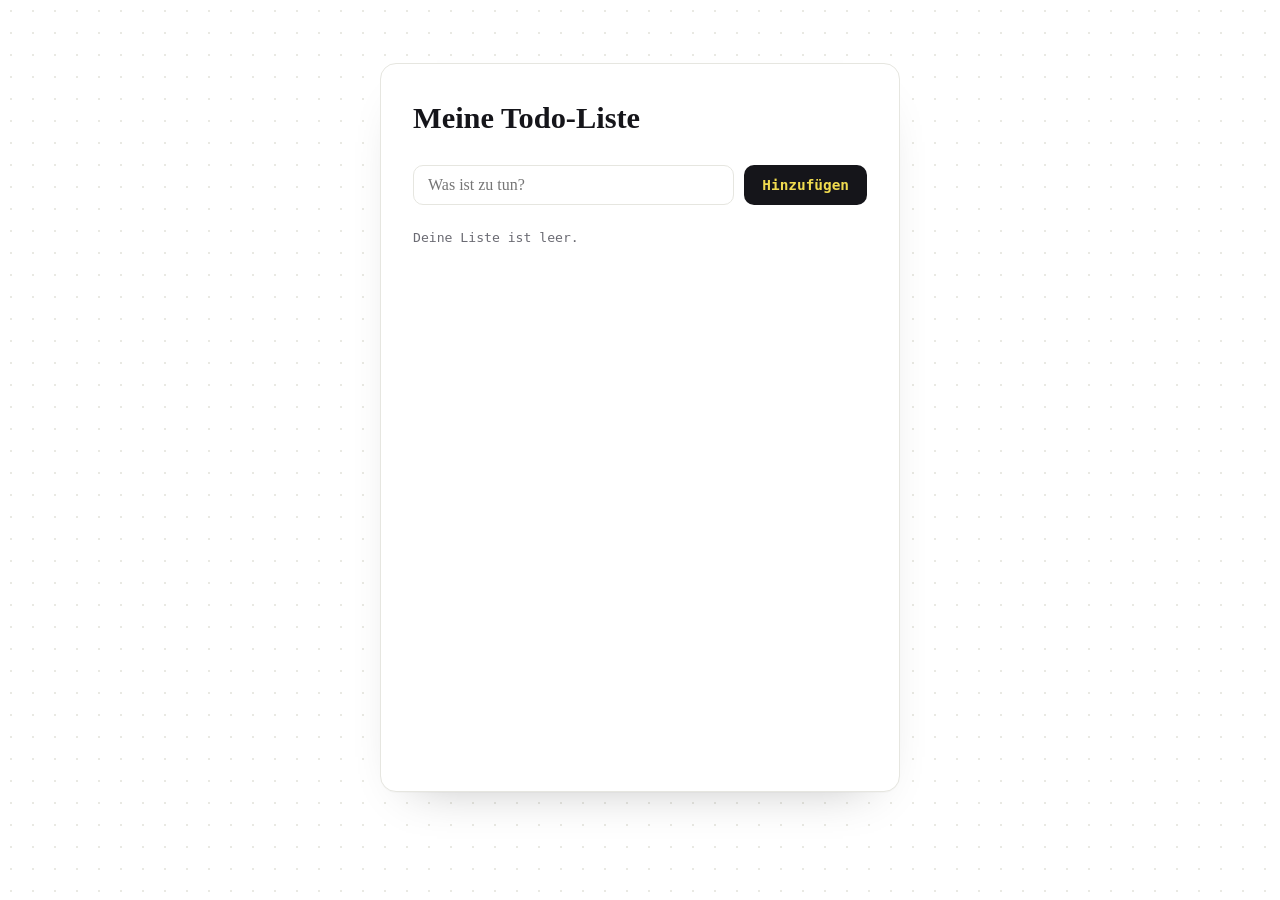
<file: vorlage-ub-4/index.html>
<!DOCTYPE html>
<html lang="de">
<head>
  <meta charset="UTF-8">
  <meta name="viewport" content="width=device-width, initial-scale=1.0">
  <title>Meine Todo-Liste</title>
  <link rel="stylesheet" href="css/style.css">
</head>
<body>
  <!-- Die Oberfläche der Todo-App (Aufgabe B).
       Wichtig sind die id-Attribute: an ihnen „packt" das JavaScript
       (js/script.js) die einzelnen Elemente. Die <ul> ist absichtlich
       leer – ihre Einträge erzeugt renderTodos() aus den Daten. -->
  <main>
    <h1>Meine Todo-Liste</h1>

    <div class="add-row">
      <input id="todo-input" type="text" placeholder="Was ist zu tun?">
      <button id="add-btn">Hinzufügen</button>
    </div>

    <ul id="todo-list"></ul>

    <p id="status"></p>
  </main>

  <!-- Das <script> steht am Ende des <body>, damit die Elemente oben
       beim Ausführen schon geladen (und auswählbar) sind. -->
  <script src="js/script.js"></script>
</body>
</html>
</file>
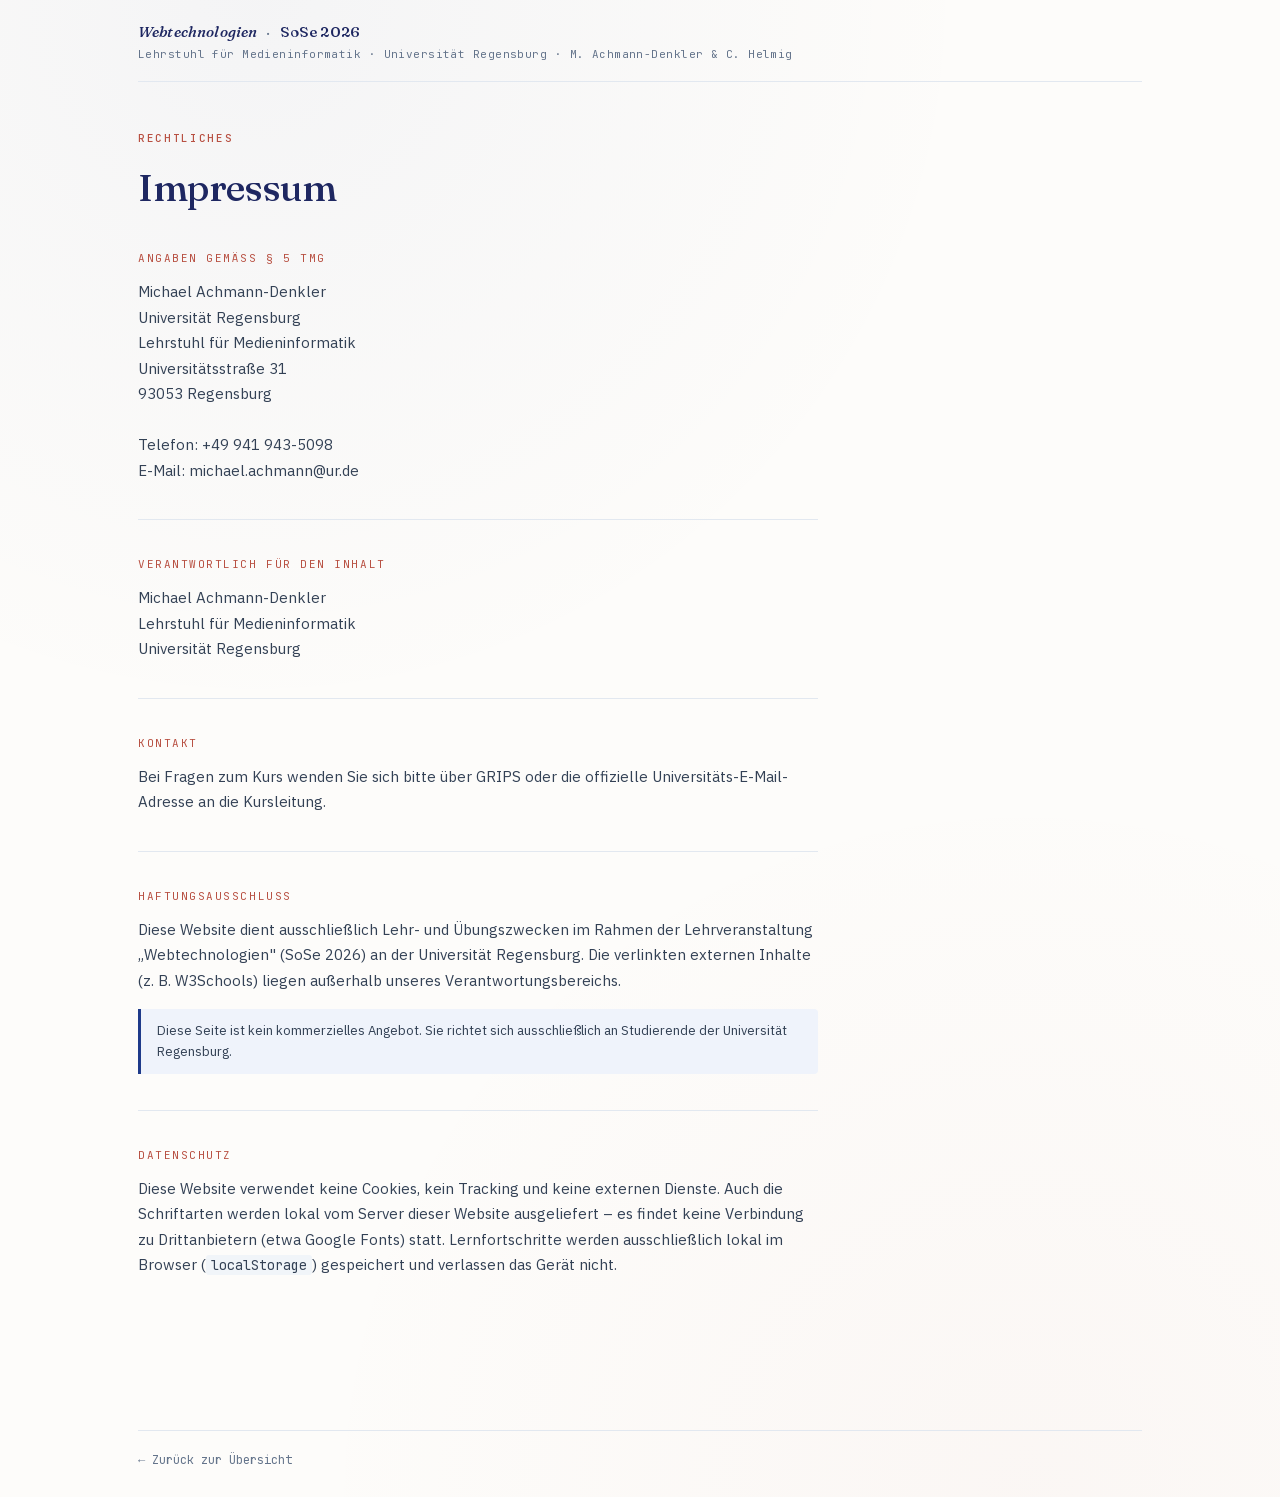
<file: impressum.html>
<!DOCTYPE html>
<html lang="de">
<head>
  <meta charset="UTF-8">
  <meta name="viewport" content="width=device-width, initial-scale=1.0">
  <title>Impressum — Webtechnologien SoSe 2026</title>
  <link rel="stylesheet" href="assets/css/fonts.css">
  <link rel="stylesheet" href="assets/css/main.css">
  <style>
    main.stage { align-items: flex-start; padding: 48px 0 80px; }
    .impr-content { width: 100%; max-width: 680px; }
    .impr-content h2 {
      font-family: var(--font-display);
      font-variation-settings: "opsz" 48;
      font-weight: 500;
      font-size: clamp(28px, 4vw, 38px);
      color: var(--navy-ink);
      margin: 0 0 32px;
      letter-spacing: -0.01em;
    }
    .impr-section {
      margin-bottom: 36px;
      padding-bottom: 36px;
      border-bottom: 1px solid var(--rule);
    }
    .impr-section:last-child { border-bottom: none; }
    .impr-label {
      font-family: var(--font-mono);
      font-size: 11px;
      letter-spacing: 0.14em;
      text-transform: uppercase;
      color: var(--accent);
      margin-bottom: 12px;
    }
    .impr-section p, .impr-section address {
      font-style: normal;
      font-size: 15px;
      color: var(--ink-soft);
      line-height: 1.7;
      margin: 0;
    }
    .impr-section a {
      color: var(--navy);
      text-decoration: underline;
      text-underline-offset: 3px;
    }
    .impr-section a:hover { color: var(--accent); }
    .impr-note {
      background: var(--navy-soft);
      border-left: 3px solid var(--navy);
      border-radius: 0 4px 4px 0;
      padding: 12px 16px;
      font-size: 13px;
      color: var(--ink-soft);
      margin-top: 16px;
    }
    footer.nav { justify-content: flex-start; }
  </style>
</head>
<body>

<div class="app">

  <header class="top">
    <div class="brand-group">
      <a href="./" class="brand">
        <span class="course">Webtechnologien</span>
        <span class="sep">·</span>
        <span>SoSe 2026</span>
      </a>
      <span class="brand-sub">Lehrstuhl für Medieninformatik · Universität Regensburg · M. Achmann-Denkler &amp; C. Helmig</span>
    </div>
  </header>

  <main class="stage">
    <div class="impr-content">

      <div class="eyebrow" style="margin-bottom: 12px;">Rechtliches</div>
      <h2>Impressum</h2>

      <div class="impr-section">
        <div class="impr-label">Angaben gemäß § 5 TMG</div>
        <address>
          Michael Achmann-Denkler<br>
          Universität Regensburg<br>
          Lehrstuhl für Medieninformatik<br>
          Universitätsstraße 31<br>
          93053 Regensburg<br><br>
          Telefon: +49 941 943-5098<br>
          E-Mail: michael.achmann@ur.de
        </address>
      </div>

      <div class="impr-section">
        <div class="impr-label">Verantwortlich für den Inhalt</div>
        <p>
          Michael Achmann-Denkler<br>
          Lehrstuhl für Medieninformatik<br>
          Universität Regensburg<br>
        </p>
      </div>

      <div class="impr-section">
        <div class="impr-label">Kontakt</div>
        <p>
          Bei Fragen zum Kurs wenden Sie sich bitte über GRIPS oder die offizielle
          Universitäts-E-Mail-Adresse an die Kursleitung.
        </p>
      </div>

      <div class="impr-section">
        <div class="impr-label">Haftungsausschluss</div>
        <p>
          Diese Website dient ausschließlich Lehr- und Übungszwecken im Rahmen der
          Lehrveranstaltung „Webtechnologien" (SoSe 2026) an der Universität Regensburg.
          Die verlinkten externen Inhalte (z.&nbsp;B. W3Schools) liegen außerhalb unseres
          Verantwortungsbereichs.
        </p>
        <div class="impr-note">
          Diese Seite ist kein kommerzielles Angebot. Sie richtet sich ausschließlich an
          Studierende der Universität Regensburg.
        </div>
      </div>

      <div class="impr-section">
        <div class="impr-label">Datenschutz</div>
        <p>
          Diese Website verwendet keine Cookies, kein Tracking und keine externen
          Dienste. Auch die Schriftarten werden lokal vom Server dieser Website
          ausgeliefert – es findet keine Verbindung zu Drittanbietern (etwa Google
          Fonts) statt. Lernfortschritte werden ausschließlich lokal im Browser
          (<code style="font-family: var(--font-mono); font-size: 0.9em; background: #F1F5F9; padding: 1px 5px; border-radius: 3px;">localStorage</code>)
          gespeichert und verlassen das Gerät nicht.
        </p>
      </div>

    </div>
  </main>

  <footer class="nav">
    <a href="./" style="font-family: var(--font-mono); font-size: 12px; color: var(--muted); text-decoration: none;">← Zurück zur Übersicht</a>
  </footer>

</div>

</body>
</html>
</file>
<file: assets/css/fonts.css>
/* Selbst gehostete Kurs-Schriften — kein externer Request (Datenschutz).
   Quelle: Google Fonts (Fraunces, IBM Plex Sans, JetBrains Mono), SIL OFL 1.1.
   Unicode-Subsets latin + latin-ext (deckt Deutsch inkl. Umlaute & Anführungszeichen). */

@font-face {
  font-family: 'Fraunces';
  font-style: italic;
  font-weight: 100 900;
  font-display: swap;
  src: url('../fonts/fraunces-var-italic-latin.woff2') format('woff2');
  unicode-range: U+0000-00FF, U+0131, U+0152-0153, U+02BB-02BC, U+02C6, U+02DA, U+02DC, U+0304, U+0308, U+0329, U+2000-206F, U+20AC, U+2122, U+2191, U+2193, U+2212, U+2215, U+FEFF, U+FFFD;
}
@font-face {
  font-family: 'Fraunces';
  font-style: italic;
  font-weight: 100 900;
  font-display: swap;
  src: url('../fonts/fraunces-var-italic-latin-ext.woff2') format('woff2');
  unicode-range: U+0100-02BA, U+02BD-02C5, U+02C7-02CC, U+02CE-02D7, U+02DD-02FF, U+0304, U+0308, U+0329, U+1D00-1DBF, U+1E00-1E9F, U+1EF2-1EFF, U+2020, U+20A0-20AB, U+20AD-20C0, U+2113, U+2C60-2C7F, U+A720-A7FF;
}
@font-face {
  font-family: 'Fraunces';
  font-style: normal;
  font-weight: 100 900;
  font-display: swap;
  src: url('../fonts/fraunces-var-normal-latin.woff2') format('woff2');
  unicode-range: U+0000-00FF, U+0131, U+0152-0153, U+02BB-02BC, U+02C6, U+02DA, U+02DC, U+0304, U+0308, U+0329, U+2000-206F, U+20AC, U+2122, U+2191, U+2193, U+2212, U+2215, U+FEFF, U+FFFD;
}
@font-face {
  font-family: 'Fraunces';
  font-style: normal;
  font-weight: 100 900;
  font-display: swap;
  src: url('../fonts/fraunces-var-normal-latin-ext.woff2') format('woff2');
  unicode-range: U+0100-02BA, U+02BD-02C5, U+02C7-02CC, U+02CE-02D7, U+02DD-02FF, U+0304, U+0308, U+0329, U+1D00-1DBF, U+1E00-1E9F, U+1EF2-1EFF, U+2020, U+20A0-20AB, U+20AD-20C0, U+2113, U+2C60-2C7F, U+A720-A7FF;
}
@font-face {
  font-family: 'IBM Plex Sans';
  font-style: normal;
  font-weight: 400;
  font-display: swap;
  src: url('../fonts/ibm-plex-sans-400-normal-latin.woff2') format('woff2');
  unicode-range: U+0000-00FF, U+0131, U+0152-0153, U+02BB-02BC, U+02C6, U+02DA, U+02DC, U+0304, U+0308, U+0329, U+2000-206F, U+20AC, U+2122, U+2191, U+2193, U+2212, U+2215, U+FEFF, U+FFFD;
}
@font-face {
  font-family: 'IBM Plex Sans';
  font-style: normal;
  font-weight: 400;
  font-display: swap;
  src: url('../fonts/ibm-plex-sans-400-normal-latin-ext.woff2') format('woff2');
  unicode-range: U+0100-02BA, U+02BD-02C5, U+02C7-02CC, U+02CE-02D7, U+02DD-02FF, U+0304, U+0308, U+0329, U+1D00-1DBF, U+1E00-1E9F, U+1EF2-1EFF, U+2020, U+20A0-20AB, U+20AD-20C0, U+2113, U+2C60-2C7F, U+A720-A7FF;
}
@font-face {
  font-family: 'IBM Plex Sans';
  font-style: normal;
  font-weight: 500;
  font-display: swap;
  src: url('../fonts/ibm-plex-sans-500-normal-latin.woff2') format('woff2');
  unicode-range: U+0000-00FF, U+0131, U+0152-0153, U+02BB-02BC, U+02C6, U+02DA, U+02DC, U+0304, U+0308, U+0329, U+2000-206F, U+20AC, U+2122, U+2191, U+2193, U+2212, U+2215, U+FEFF, U+FFFD;
}
@font-face {
  font-family: 'IBM Plex Sans';
  font-style: normal;
  font-weight: 500;
  font-display: swap;
  src: url('../fonts/ibm-plex-sans-500-normal-latin-ext.woff2') format('woff2');
  unicode-range: U+0100-02BA, U+02BD-02C5, U+02C7-02CC, U+02CE-02D7, U+02DD-02FF, U+0304, U+0308, U+0329, U+1D00-1DBF, U+1E00-1E9F, U+1EF2-1EFF, U+2020, U+20A0-20AB, U+20AD-20C0, U+2113, U+2C60-2C7F, U+A720-A7FF;
}
@font-face {
  font-family: 'IBM Plex Sans';
  font-style: normal;
  font-weight: 600;
  font-display: swap;
  src: url('../fonts/ibm-plex-sans-600-normal-latin.woff2') format('woff2');
  unicode-range: U+0000-00FF, U+0131, U+0152-0153, U+02BB-02BC, U+02C6, U+02DA, U+02DC, U+0304, U+0308, U+0329, U+2000-206F, U+20AC, U+2122, U+2191, U+2193, U+2212, U+2215, U+FEFF, U+FFFD;
}
@font-face {
  font-family: 'IBM Plex Sans';
  font-style: normal;
  font-weight: 600;
  font-display: swap;
  src: url('../fonts/ibm-plex-sans-600-normal-latin-ext.woff2') format('woff2');
  unicode-range: U+0100-02BA, U+02BD-02C5, U+02C7-02CC, U+02CE-02D7, U+02DD-02FF, U+0304, U+0308, U+0329, U+1D00-1DBF, U+1E00-1E9F, U+1EF2-1EFF, U+2020, U+20A0-20AB, U+20AD-20C0, U+2113, U+2C60-2C7F, U+A720-A7FF;
}
@font-face {
  font-family: 'JetBrains Mono';
  font-style: normal;
  font-weight: 400;
  font-display: swap;
  src: url('../fonts/jetbrains-mono-400-normal-latin.woff2') format('woff2');
  unicode-range: U+0000-00FF, U+0131, U+0152-0153, U+02BB-02BC, U+02C6, U+02DA, U+02DC, U+0304, U+0308, U+0329, U+2000-206F, U+20AC, U+2122, U+2191, U+2193, U+2212, U+2215, U+FEFF, U+FFFD;
}
@font-face {
  font-family: 'JetBrains Mono';
  font-style: normal;
  font-weight: 400;
  font-display: swap;
  src: url('../fonts/jetbrains-mono-400-normal-latin-ext.woff2') format('woff2');
  unicode-range: U+0100-02BA, U+02BD-02C5, U+02C7-02CC, U+02CE-02D7, U+02DD-02FF, U+0304, U+0308, U+0329, U+1D00-1DBF, U+1E00-1E9F, U+1EF2-1EFF, U+2020, U+20A0-20AB, U+20AD-20C0, U+2113, U+2C60-2C7F, U+A720-A7FF;
}
@font-face {
  font-family: 'JetBrains Mono';
  font-style: normal;
  font-weight: 500;
  font-display: swap;
  src: url('../fonts/jetbrains-mono-500-normal-latin.woff2') format('woff2');
  unicode-range: U+0000-00FF, U+0131, U+0152-0153, U+02BB-02BC, U+02C6, U+02DA, U+02DC, U+0304, U+0308, U+0329, U+2000-206F, U+20AC, U+2122, U+2191, U+2193, U+2212, U+2215, U+FEFF, U+FFFD;
}
@font-face {
  font-family: 'JetBrains Mono';
  font-style: normal;
  font-weight: 500;
  font-display: swap;
  src: url('../fonts/jetbrains-mono-500-normal-latin-ext.woff2') format('woff2');
  unicode-range: U+0100-02BA, U+02BD-02C5, U+02C7-02CC, U+02CE-02D7, U+02DD-02FF, U+0304, U+0308, U+0329, U+1D00-1DBF, U+1E00-1E9F, U+1EF2-1EFF, U+2020, U+20A0-20AB, U+20AD-20C0, U+2113, U+2C60-2C7F, U+A720-A7FF;
}
</file>
<file: assets/css/main.css>
/* ---------- Tokens ---------- */
:root {
  --bg:        #FDFCFA;
  --surface:   #FFFFFF;
  --ink:       #0F172A;
  --ink-soft:  #334155;
  --muted:     #64748B;
  --rule:      #E2E8F0;
  --navy:      #1E3A8A;
  --navy-soft: #EFF3FB;
  --navy-ink:  #1E2761;
  --accent:    #B85042;
  --accent-soft: #FBEFEC;
  --code-bg:   #0F172A;
  --code-fg:   #E2E8F0;
  --code-dim:  #94A3B8;
  --success:   #047857;
  --success-bg: #ECFDF5;
  --font-display: "Fraunces", Georgia, serif;
  --font-body:    "IBM Plex Sans", -apple-system, system-ui, sans-serif;
  --font-mono:    "JetBrains Mono", ui-monospace, SFMono-Regular, Menlo, monospace;
  --shadow-card: 0 1px 2px rgba(15,23,42,0.04), 0 8px 24px -12px rgba(15,23,42,0.08);
}

* { box-sizing: border-box; }
html, body { margin: 0; padding: 0; }
body {
  font-family: var(--font-body);
  color: var(--ink);
  background: var(--bg);
  background-image:
    radial-gradient(circle at 20% 0%, rgba(30,58,138,0.04) 0%, transparent 40%),
    radial-gradient(circle at 80% 100%, rgba(184,80,66,0.03) 0%, transparent 40%);
  min-height: 100vh;
  line-height: 1.55;
  -webkit-font-smoothing: antialiased;
  overflow-x: hidden;
}

/* ---------- Layout shell ---------- */
.app {
  display: flex;
  flex-direction: column;
  min-height: 100vh;
  max-width: 1100px;
  margin: 0 auto;
  padding: 0 clamp(16px, 4vw, 48px);
}

/* ---------- Header ---------- */
header.top {
  display: flex;
  align-items: center;
  justify-content: space-between;
  padding: 20px 0 18px;
  border-bottom: 1px solid var(--rule);
  gap: 16px;
  flex-wrap: wrap;
}
.brand-group {
  display: flex;
  flex-direction: column;
  gap: 3px;
}
.brand {
  font-family: var(--font-display);
  font-weight: 500;
  font-variation-settings: "opsz" 14;
  font-size: 15px;
  letter-spacing: 0.01em;
  color: var(--navy-ink);
  text-decoration: none;
}
a.brand:hover .course { text-decoration: underline; text-decoration-color: var(--accent); }
.brand .sep { color: var(--muted); margin: 0 6px; }
.brand .course { font-style: italic; }
.brand-sub {
  font-family: var(--font-mono);
  font-size: 11px;
  color: var(--muted);
  letter-spacing: 0.04em;
}
.progress-readout {
  font-family: var(--font-mono);
  font-size: 12px;
  color: var(--muted);
  letter-spacing: 0.05em;
  text-transform: uppercase;
  display: flex;
  align-items: center;
  gap: 10px;
}
.progress-bar {
  width: 120px;
  height: 3px;
  background: var(--rule);
  border-radius: 2px;
  overflow: hidden;
}
.progress-fill {
  height: 100%;
  background: var(--navy);
  transition: width 0.4s cubic-bezier(0.4, 0, 0.2, 1);
  width: 0%;
}

/* ---------- Slide stage ---------- */
main.stage {
  flex: 1;
  display: flex;
  align-items: stretch;
  padding: 32px 0;
}
.slide {
  display: none;
  width: 100%;
  animation: slideIn 0.35s cubic-bezier(0.4, 0, 0.2, 1);
}
.slide.active { display: block; }
@keyframes slideIn {
  from { opacity: 0; transform: translateY(8px); }
  to { opacity: 1; transform: translateY(0); }
}

/* ---------- Slide typography ---------- */
.eyebrow {
  font-family: var(--font-mono);
  font-size: 11px;
  letter-spacing: 0.15em;
  text-transform: uppercase;
  color: var(--accent);
  margin-bottom: 12px;
  font-weight: 500;
}
.task-letter {
  font-family: var(--font-display);
  font-variation-settings: "opsz" 144;
  font-size: clamp(48px, 8vw, 84px);
  font-weight: 500;
  line-height: 1;
  color: var(--navy-ink);
  float: left;
  margin: -6px 24px 0 0;
  font-style: italic;
}
h1.slide-title {
  font-family: var(--font-display);
  font-variation-settings: "opsz" 96;
  font-weight: 500;
  font-size: clamp(28px, 4vw, 40px);
  line-height: 1.15;
  color: var(--ink);
  margin: 0 0 8px;
  letter-spacing: -0.01em;
}
.subtitle {
  color: var(--muted);
  font-size: 15px;
  margin-bottom: 28px;
}
.slide-body {
  clear: both;
  padding-top: 8px;
}
.slide-body p { margin: 0 0 14px; color: var(--ink-soft); }
.slide-body h3 {
  font-family: var(--font-display);
  font-variation-settings: "opsz" 24;
  font-weight: 600;
  font-size: 18px;
  margin: 28px 0 12px;
  color: var(--ink);
}

/* ---------- W3Schools link chips ---------- */
.refs {
  display: flex;
  flex-wrap: wrap;
  gap: 8px;
  margin: 0 0 24px;
  padding: 12px 16px;
  background: var(--navy-soft);
  border-left: 3px solid var(--navy);
  border-radius: 0 4px 4px 0;
}
.refs-label {
  font-family: var(--font-mono);
  font-size: 11px;
  text-transform: uppercase;
  letter-spacing: 0.08em;
  color: var(--navy);
  font-weight: 500;
  align-self: center;
  margin-right: 4px;
}
.refs a {
  display: inline-flex;
  align-items: center;
  gap: 6px;
  padding: 4px 12px;
  background: var(--surface);
  border: 1px solid #C7D2FE;
  border-radius: 999px;
  color: var(--navy);
  text-decoration: none;
  font-size: 13px;
  font-weight: 500;
  transition: all 0.15s ease;
}
.refs a:hover {
  background: var(--navy);
  color: white;
  border-color: var(--navy);
  transform: translateY(-1px);
}
.refs a::after { content: " ↗"; font-size: 10px; opacity: 0.7; }

/* ---------- Task checklist ---------- */
ol.tasks {
  list-style: none;
  padding: 0;
  margin: 0 0 20px;
  counter-reset: taskitem;
}
ol.tasks > li {
  position: relative;
  padding: 16px 16px 16px 48px;
  margin-bottom: 10px;
  background: var(--surface);
  border: 1px solid var(--rule);
  border-radius: 6px;
  transition: all 0.2s ease;
  counter-increment: taskitem;
}
ol.tasks > li:hover { border-color: #CBD5E1; }
ol.tasks > li.done {
  background: var(--success-bg);
  border-color: #A7F3D0;
}
ol.tasks > li.done .task-label { color: var(--success); }
ol.tasks > li.done .task-content { opacity: 0.65; }

.task-check {
  position: absolute;
  top: 17px;
  left: 16px;
  width: 20px;
  height: 20px;
  border: 1.5px solid #CBD5E1;
  border-radius: 4px;
  background: white;
  cursor: pointer;
  display: inline-flex;
  align-items: center;
  justify-content: center;
  transition: all 0.15s ease;
  appearance: none;
  -webkit-appearance: none;
  margin: 0;
  flex-shrink: 0;
}
.task-check:hover { border-color: var(--navy); }
.task-check:checked {
  background: var(--success);
  border-color: var(--success);
}
.task-check:checked::after {
  content: "";
  width: 5px;
  height: 10px;
  border: solid white;
  border-width: 0 2px 2px 0;
  transform: rotate(45deg) translate(-1px, -1px);
}
.task-label {
  display: inline-block;
  font-family: var(--font-mono);
  font-size: 12px;
  font-weight: 500;
  color: var(--muted);
  text-transform: uppercase;
  letter-spacing: 0.06em;
  margin-right: 10px;
  vertical-align: middle;
}
.task-content { display: inline; color: var(--ink-soft); }
.task-content strong { color: var(--ink); font-weight: 600; }
.task-content code {
  font-family: var(--font-mono);
  font-size: 0.88em;
  background: #F1F5F9;
  padding: 1px 6px;
  border-radius: 3px;
  color: var(--navy-ink);
}
.task-content ul {
  margin: 8px 0 0;
  padding-left: 18px;
  color: var(--ink-soft);
}
.task-content ul li { margin-bottom: 4px; }

/* ---------- Code block ---------- */
.code-wrap {
  position: relative;
  margin: 14px 0 6px;
  border-radius: 6px;
  overflow: hidden;
  background: var(--code-bg);
}
.code-wrap pre {
  margin: 0;
  padding: 16px 20px;
  overflow-x: auto;
  font-family: var(--font-mono);
  font-size: 13px;
  line-height: 1.55;
  color: var(--code-fg);
}
.copy-btn {
  position: absolute;
  top: 8px;
  right: 8px;
  padding: 4px 10px;
  background: rgba(226, 232, 240, 0.08);
  border: 1px solid rgba(226, 232, 240, 0.15);
  color: var(--code-dim);
  border-radius: 4px;
  font-family: var(--font-mono);
  font-size: 11px;
  cursor: pointer;
  transition: all 0.15s ease;
}
.copy-btn:hover {
  background: rgba(226, 232, 240, 0.15);
  color: var(--code-fg);
}
.copy-btn.copied { color: #86EFAC; border-color: #86EFAC; }

/* ---------- Side-by-side: code left, preview right ---------- */
.demo-split {
  display: grid;
  grid-template-columns: minmax(0, 1fr) minmax(0, 1fr);
  gap: 14px;
  align-items: stretch;
  margin: 18px 0 28px;
}
.demo-split > .code-wrap,
.demo-split > .preview {
  margin: 0;
  height: 100%;
}
.demo-split > .preview {
  display: flex;
  flex-direction: column;
  justify-content: center;
}
@media (max-width: 720px) {
  .demo-split { grid-template-columns: 1fr; }
}

/* ---------- Live preview block ---------- */
.preview {
  position: relative;
  margin: 20px 0 32px;
  padding: 32px 20px 22px;
  border: 1px dashed var(--rule);
  border-radius: 4px;
  background:
    repeating-linear-gradient(
      45deg,
      #FAFAFA 0 8px,
      #F4F4F4 8px 16px
    );
  /* Reset font for the rendered demo so it shows what the student's browser would render */
  font-family: var(--font-body);
  color: var(--ink);
}
.preview::before {
  content: 'Vorschau';
  position: absolute;
  top: 0;
  left: 14px;
  transform: translateY(-50%);
  font-family: var(--font-mono);
  font-size: 10px;
  letter-spacing: 0.14em;
  text-transform: uppercase;
  color: var(--muted);
  background: var(--surface);
  padding: 2px 8px;
  border: 1px solid var(--rule);
  border-radius: 2px;
}

/* ---------- Callout boxes ---------- */
.callout {
  margin: 20px 0;
  padding: 14px 18px;
  border-radius: 4px;
  font-size: 14px;
  line-height: 1.5;
}
.callout.hint {
  background: var(--accent-soft);
  border-left: 3px solid var(--accent);
  color: #7F2E22;
}
.callout.reflect {
  background: #F8FAFC;
  border-left: 3px solid var(--muted);
  color: var(--ink-soft);
  font-style: italic;
}
.callout-label {
  font-family: var(--font-mono);
  font-size: 11px;
  text-transform: uppercase;
  letter-spacing: 0.08em;
  font-weight: 600;
  font-style: normal;
  display: block;
  margin-bottom: 4px;
}
.callout.hint .callout-label { color: var(--accent); }
.callout.reflect .callout-label { color: var(--muted); }

/* ---------- Title slide ---------- */
.title-slide {
  text-align: left;
  padding: 40px 0;
}
.title-slide .kicker {
  font-family: var(--font-mono);
  font-size: 13px;
  letter-spacing: 0.1em;
  text-transform: uppercase;
  color: var(--accent);
  margin-bottom: 24px;
}
.title-slide h1 {
  font-family: var(--font-display);
  font-variation-settings: "opsz" 144;
  font-weight: 500;
  font-size: clamp(40px, 7vw, 72px);
  line-height: 1.05;
  margin: 0 0 12px;
  color: var(--navy-ink);
  letter-spacing: -0.02em;
}
.title-slide h1 em {
  font-style: italic;
  color: var(--accent);
}
.title-slide .lede {
  font-size: 19px;
  color: var(--ink-soft);
  max-width: 640px;
  margin-bottom: 40px;
}
.title-meta {
  display: grid;
  grid-template-columns: repeat(auto-fit, minmax(180px, 1fr));
  gap: 20px;
  margin-top: 32px;
  padding-top: 24px;
  border-top: 1px solid var(--rule);
  max-width: 720px;
}
.meta-item .meta-key {
  font-family: var(--font-mono);
  font-size: 11px;
  text-transform: uppercase;
  letter-spacing: 0.08em;
  color: var(--muted);
  margin-bottom: 4px;
}
.meta-item .meta-val {
  font-family: var(--font-display);
  font-size: 16px;
  color: var(--ink);
}
.keyhint {
  display: inline-block;
  font-family: var(--font-mono);
  font-size: 11px;
  padding: 2px 6px;
  background: #F1F5F9;
  border: 1px solid var(--rule);
  border-bottom-width: 2px;
  border-radius: 3px;
  color: var(--ink-soft);
}

/* ---------- End slide ---------- */
.end-slide {
  padding: 40px 0;
}
.end-grid {
  display: grid;
  grid-template-columns: repeat(auto-fit, minmax(260px, 1fr));
  gap: 20px;
  margin-top: 24px;
}
.end-card {
  padding: 20px;
  background: var(--surface);
  border: 1px solid var(--rule);
  border-radius: 6px;
}
.end-card .check {
  display: inline-flex;
  width: 24px;
  height: 24px;
  border-radius: 50%;
  background: var(--success);
  color: white;
  align-items: center;
  justify-content: center;
  font-size: 13px;
  margin-bottom: 10px;
}
.end-card p { margin: 0; font-size: 14px; }

/* ---------- Footer nav ---------- */
footer.nav {
  display: flex;
  align-items: center;
  justify-content: space-between;
  padding: 20px 0 28px;
  border-top: 1px solid var(--rule);
  gap: 16px;
}
.nav-btn {
  display: inline-flex;
  align-items: center;
  gap: 8px;
  padding: 8px 18px;
  background: var(--surface);
  border: 1px solid var(--rule);
  color: var(--ink);
  border-radius: 4px;
  font-family: var(--font-body);
  font-size: 14px;
  font-weight: 500;
  cursor: pointer;
  transition: all 0.15s ease;
}
.nav-btn:hover:not(:disabled) {
  background: var(--navy);
  color: white;
  border-color: var(--navy);
}
.nav-btn:disabled {
  opacity: 0.4;
  cursor: not-allowed;
}
.dots {
  display: flex;
  gap: 8px;
  align-items: center;
}
.dot {
  width: 8px;
  height: 8px;
  border-radius: 50%;
  background: var(--rule);
  border: none;
  padding: 0;
  cursor: pointer;
  transition: all 0.2s ease;
  position: relative;
}
.dot:hover { background: #CBD5E1; }
.dot.active {
  background: var(--navy);
  width: 24px;
  border-radius: 4px;
}
.dot.done:not(.active) { background: var(--success); }
.dot .tooltip {
  position: absolute;
  bottom: calc(100% + 8px);
  left: 50%;
  transform: translateX(-50%);
  background: var(--ink);
  color: white;
  font-family: var(--font-mono);
  font-size: 11px;
  padding: 3px 8px;
  border-radius: 3px;
  white-space: nowrap;
  opacity: 0;
  pointer-events: none;
  transition: opacity 0.15s ease;
}
.dot:hover .tooltip { opacity: 1; }

/* ---------- Reset button ---------- */
.reset-link {
  background: none;
  border: none;
  color: var(--muted);
  font-family: var(--font-mono);
  font-size: 11px;
  text-transform: uppercase;
  letter-spacing: 0.08em;
  cursor: pointer;
  padding: 4px 8px;
}
.reset-link:hover { color: var(--accent); }

/* ---------- Index page: sheet cards ---------- */
.sheet-grid {
  display: grid;
  grid-template-columns: repeat(auto-fill, minmax(300px, 1fr));
  gap: 16px;
  margin-top: 28px;
  max-width: 900px;
}
.sheet-card {
  display: flex;
  align-items: flex-start;
  gap: 20px;
  padding: 20px 24px;
  background: var(--surface);
  border: 1px solid var(--rule);
  border-radius: 8px;
  text-decoration: none;
  color: var(--ink);
  transition: all 0.2s ease;
  box-shadow: var(--shadow-card);
}
.sheet-card:hover {
  border-color: var(--navy);
  transform: translateY(-2px);
  box-shadow: 0 4px 16px -4px rgba(30,58,138,0.12);
}
.sheet-num {
  font-family: var(--font-display);
  font-variation-settings: "opsz" 144;
  font-size: 36px;
  font-weight: 500;
  font-style: italic;
  color: var(--navy-ink);
  line-height: 1;
  opacity: 0.25;
  flex-shrink: 0;
  margin-top: 2px;
}
.sheet-info { flex: 1; min-width: 0; }
.sheet-title {
  font-family: var(--font-display);
  font-variation-settings: "opsz" 24;
  font-size: 18px;
  font-weight: 500;
  color: var(--ink);
  margin-bottom: 4px;
}
.sheet-desc {
  font-size: 13px;
  color: var(--ink-soft);
  margin-bottom: 8px;
  line-height: 1.45;
}
.sheet-meta {
  font-family: var(--font-mono);
  font-size: 11px;
  color: var(--muted);
  text-transform: uppercase;
  letter-spacing: 0.06em;
}

/* ---------- Responsive ---------- */
@media (max-width: 640px) {
  .task-letter { font-size: 56px; margin-right: 16px; }
  .refs { flex-direction: column; align-items: flex-start; }
  .dots { display: none; }
  .progress-bar { width: 60px; }
}

/* ---------- Print ---------- */
@media print {
  .slide { display: block !important; page-break-after: always; }
  footer.nav, .copy-btn { display: none; }
  body { background: white; }
}
</file>
<file: vorlage-ub-4/css/style.css>
/* =====================================================================
   Webtechnologien · Übungsblatt 04 — Todo-App (Oberfläche)
   ---------------------------------------------------------------------
   Schlichtes Styling für die Todo-Liste. Die eigentliche Logik steckt
   in js/script.js. Wichtig fürs JavaScript ist nur die Klasse .done –
   sie wird beim Abhaken per JavaScript gesetzt und hier sichtbar gemacht
   (durchgestrichen). Alles andere ist reine Optik und darf gern
   verändert werden.
   ===================================================================== */

:root {
  --ink:    #15151a;
  --muted:  #6b6b73;
  --paper:  #ffffff;
  --line:   #e6e6e0;
  --accent: #f0db4f;   /* JS-Gelb */
  --ok:     #2f9e57;
  --ok-bg:  #eef7f0;
  --ok-line:#bcdcc6;
}

* { box-sizing: border-box; }

body {
  margin: 0;
  min-height: 100vh;
  color: var(--ink);
  background-color: var(--paper);
  background-image: radial-gradient(circle, #e9e9e3 1px, transparent 1px);
  background-size: 22px 22px;
  font-family: "Iowan Old Style", "Palatino Linotype", Palatino, Georgia, serif;
  line-height: 1.6;
  display: flex;
  justify-content: center;
  padding: 7vh 20px 12vh;
}

main {
  width: 100%;
  max-width: 520px;
  background: var(--paper);
  border: 1px solid var(--line);
  border-radius: 16px;
  padding: 30px 32px 34px;
  box-shadow: 0 1px 0 rgba(0,0,0,.02), 0 22px 50px -32px rgba(0,0,0,.3);
}

h1 {
  font-size: 1.9rem;
  font-weight: 600;
  margin: 0 0 22px;
}

/* ── Eingabezeile ─────────────────────────────────────────────────── */
.add-row {
  display: flex;
  gap: 10px;
  margin-bottom: 22px;
}
#todo-input {
  flex: 1;
  padding: 10px 14px;
  border: 1px solid var(--line);
  border-radius: 10px;
  font-family: inherit;
  font-size: 1rem;
  color: var(--ink);
}
#todo-input:focus {
  outline: none;
  border-color: var(--ink);
}
#add-btn {
  padding: 10px 18px;
  border: none;
  border-radius: 10px;
  background: var(--ink);
  color: var(--accent);
  font-family: ui-monospace, "SF Mono", Menlo, Consolas, monospace;
  font-weight: 700;
  font-size: .9rem;
  cursor: pointer;
  white-space: nowrap;
  transition: transform .12s ease;
}
#add-btn:hover  { transform: translateY(-1px); }
#add-btn:active { transform: translateY(0); }

/* ── Liste ────────────────────────────────────────────────────────── */
#todo-list {
  list-style: none;
  padding: 0;
  margin: 0;
}
#todo-list li {
  padding: 11px 14px;
  border: 1px solid var(--line);
  border-radius: 10px;
  margin-bottom: 8px;
  cursor: pointer;
  user-select: none;
  transition: background .15s ease, border-color .15s ease;
}
#todo-list li::before {
  content: "○ ";
  color: var(--muted);
}
#todo-list li:hover { border-color: #cfcfc7; }

/* Diese Klasse setzt JavaScript beim Abhaken (toggleTodo). */
#todo-list li.done {
  text-decoration: line-through;
  color: var(--muted);
  background: var(--ok-bg);
  border-color: var(--ok-line);
}
#todo-list li.done::before {
  content: "✓ ";
  color: var(--ok);
  text-decoration: none;
}

/* ── Statuszeile ──────────────────────────────────────────────────── */
#status {
  margin: 18px 0 0;
  font-family: ui-monospace, "SF Mono", Menlo, Consolas, monospace;
  font-size: .82rem;
  color: var(--muted);
}
</file>
